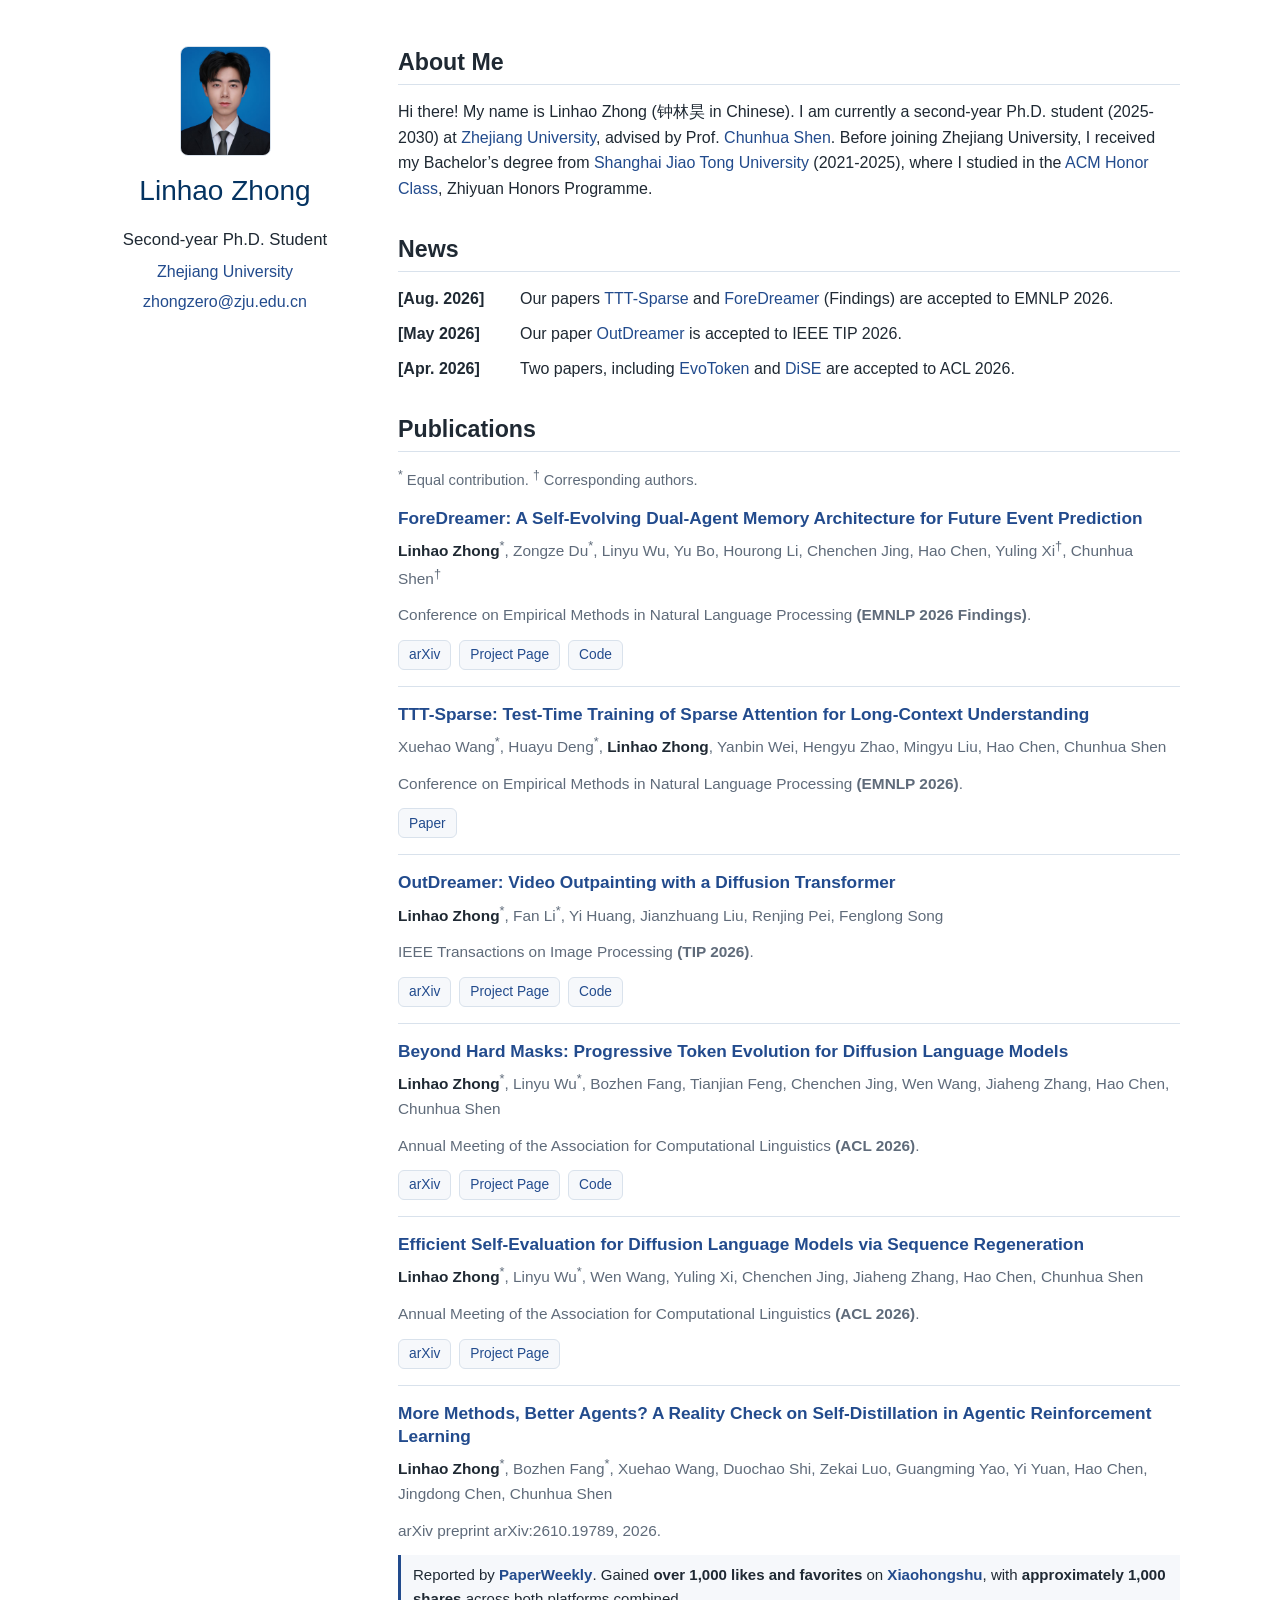
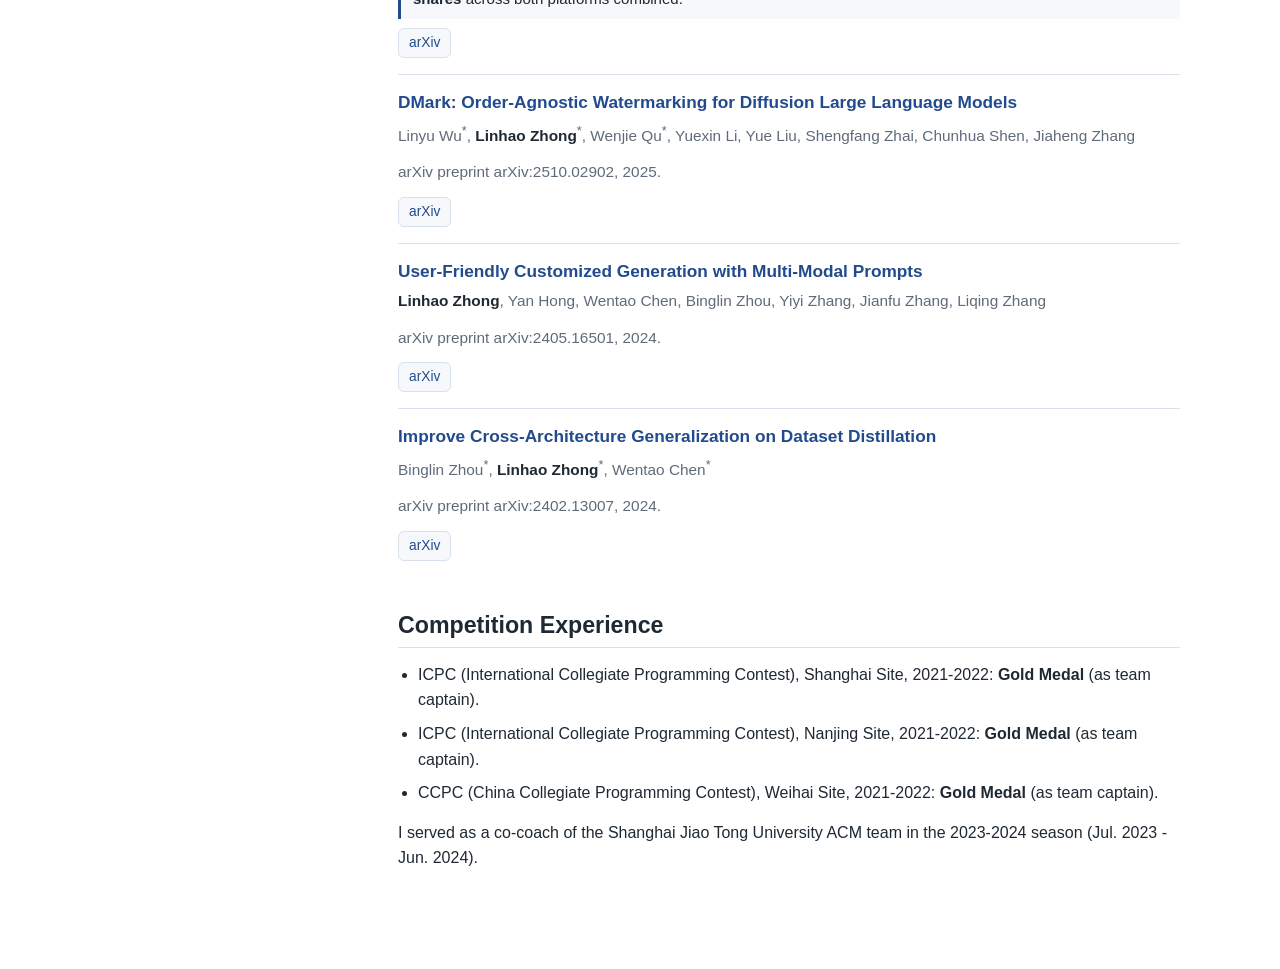
<file: index.html>
<!DOCTYPE html>
<html lang="en">
<head>
  <meta charset="UTF-8">
  <meta name="viewport" content="width=device-width, initial-scale=1.0">
  <meta name="description" content="Personal homepage of Linhao Zhong.">
  <title>Linhao Zhong | Zhejiang University</title>
  <link rel="stylesheet" href="./assets/css/homepage.css">
</head>
<body>
  <main class="page">
    <aside class="profile">
      <img class="avatar" src="./assets/Linhao_Zhong.jpg" alt="Linhao Zhong">
      <h1>Linhao Zhong</h1>
      <p class="position">Second-year Ph.D. Student</p>
      <p><a href="https://www.zju.edu.cn/" target="_blank" rel="noopener">Zhejiang University</a></p>
      <p><a href="mailto:zhongzero@zju.edu.cn">zhongzero@zju.edu.cn</a></p>
    </aside>

    <section class="content">
      <section class="section" id="about">
        <h2>About Me</h2>
        <p>
          Hi there! My name is Linhao Zhong (钟林昊 in Chinese). I am currently
          a second-year Ph.D. student (2025-2030) at
          <a href="https://www.zju.edu.cn/" target="_blank" rel="noopener">Zhejiang University</a>,
          advised by Prof.
          <a href="https://cshen.github.io/" target="_blank" rel="noopener">Chunhua Shen</a>.
          Before joining Zhejiang University, I received my Bachelor’s degree
          from
          <a href="https://en.sjtu.edu.cn/" target="_blank" rel="noopener">Shanghai Jiao Tong University</a> (2021-2025),
          where I studied in the
          <a href="https://acm.sjtu.edu.cn/home" target="_blank" rel="noopener">ACM Honor Class</a>,
          Zhiyuan Honors Programme.
        </p>
      </section>

      <section class="section" id="news">
        <h2>News</h2>
        <ul class="news-list">
          <li>
            <strong>[Aug. 2026]</strong>
            <span>
              Our papers
              <a href="https://aclanthology.org/2026.emnlp-main.1575.pdf" target="_blank" rel="noopener">TTT-Sparse</a>
              and
              <a href="https://zhongzero.github.io/ForeDreamer" target="_blank" rel="noopener">ForeDreamer</a>
              (Findings) are accepted to EMNLP 2026.
            </span>
          </li>
          <li>
            <strong>[May 2026]</strong>
            <span>
              Our paper
              <a href="https://zhongzero.github.io/OutDreamer" target="_blank" rel="noopener">OutDreamer</a>
              is accepted to IEEE TIP 2026.
            </span>
          </li>
          <li>
            <strong>[Apr. 2026]</strong>
            <span>
              Two papers, including
              <a href="https://aim-uofa.github.io/EvoTokenDLM" target="_blank" rel="noopener">EvoToken</a>
              and
              <a href="https://zhongzero.github.io/DiSE" target="_blank" rel="noopener">DiSE</a>
              are accepted to ACL 2026.
            </span>
          </li>
        </ul>
      </section>

      <section class="section" id="publications">
        <h2>Publications</h2>
        <p class="pub-note"><sup>*</sup> Equal contribution. <sup>†</sup> Corresponding authors.</p>

        <article class="publication">
          <h3>
            <a href="https://arxiv.org/abs/2608.20920" target="_blank" rel="noopener">
              ForeDreamer: A Self-Evolving Dual-Agent Memory Architecture for Future Event Prediction
            </a>
          </h3>
          <p class="authors">
            <strong>Linhao Zhong</strong><sup>*</sup>, Zongze Du<sup>*</sup>, Linyu Wu, Yu Bo, Hourong Li,
            Chenchen Jing, Hao Chen, Yuling Xi<sup>†</sup>, Chunhua Shen<sup>†</sup>
          </p>
          <p class="venue">
            Conference on Empirical Methods in Natural Language Processing
            <strong>(EMNLP 2026 Findings)</strong>.
          </p>
          <div class="links">
            <a href="https://arxiv.org/abs/2608.20920" target="_blank" rel="noopener">arXiv</a>
            <a href="https://zhongzero.github.io/ForeDreamer" target="_blank" rel="noopener">Project Page</a>
            <a href="https://github.com/zhongzero/ForeDreamer" target="_blank" rel="noopener">Code</a>
          </div>
        </article>

        <article class="publication">
          <h3>
            <a href="https://aclanthology.org/2026.emnlp-main.1575.pdf" target="_blank" rel="noopener">
              TTT-Sparse: Test-Time Training of Sparse Attention for Long-Context Understanding
            </a>
          </h3>
          <p class="authors">
            Xuehao Wang<sup>*</sup>, Huayu Deng<sup>*</sup>, <strong>Linhao Zhong</strong>, Yanbin Wei, Hengyu Zhao,
            Mingyu Liu, Hao Chen, Chunhua Shen
          </p>
          <p class="venue">
            Conference on Empirical Methods in Natural Language Processing
            <strong>(EMNLP 2026)</strong>.
          </p>
          <div class="links">
            <a href="https://aclanthology.org/2026.emnlp-main.1575.pdf" target="_blank" rel="noopener">Paper</a>
          </div>
        </article>

        <article class="publication">
          <h3>
            <a href="https://arxiv.org/abs/2506.22298" target="_blank" rel="noopener">
              OutDreamer: Video Outpainting with a Diffusion Transformer
            </a>
          </h3>
          <p class="authors">
            <strong>Linhao Zhong</strong><sup>*</sup>, Fan Li<sup>*</sup>, Yi Huang, Jianzhuang Liu,
            Renjing Pei, Fenglong Song
          </p>
          <p class="venue">IEEE Transactions on Image Processing <strong>(TIP 2026)</strong>.</p>
          <div class="links">
            <a href="https://arxiv.org/abs/2506.22298" target="_blank" rel="noopener">arXiv</a>
            <a href="https://zhongzero.github.io/OutDreamer" target="_blank" rel="noopener">Project Page</a>
            <a href="https://github.com/zhongzero/OutDreamer" target="_blank" rel="noopener">Code</a>
          </div>
        </article>

        <article class="publication">
          <h3>
            <a href="https://arxiv.org/abs/2601.07351" target="_blank" rel="noopener">
              Beyond Hard Masks: Progressive Token Evolution for Diffusion Language Models
            </a>
          </h3>
          <p class="authors">
            <strong>Linhao Zhong</strong><sup>*</sup>, Linyu Wu<sup>*</sup>, Bozhen Fang, Tianjian Feng,
            Chenchen Jing, Wen Wang, Jiaheng Zhang, Hao Chen, Chunhua Shen
          </p>
          <p class="venue">
            Annual Meeting of the Association for Computational Linguistics
            <strong>(ACL 2026)</strong>.
          </p>
          <div class="links">
            <a href="https://arxiv.org/abs/2601.07351" target="_blank" rel="noopener">arXiv</a>
            <a href="https://aim-uofa.github.io/EvoTokenDLM" target="_blank" rel="noopener">Project Page</a>
            <a href="https://github.com/aim-uofa/EvoTokenDLM" target="_blank" rel="noopener">Code</a>
          </div>
        </article>

        <article class="publication">
          <h3>
            <a href="https://arxiv.org/abs/2603.02760" target="_blank" rel="noopener">
              Efficient Self-Evaluation for Diffusion Language Models via Sequence Regeneration
            </a>
          </h3>
          <p class="authors">
            <strong>Linhao Zhong</strong><sup>*</sup>, Linyu Wu<sup>*</sup>, Wen Wang, Yuling Xi,
            Chenchen Jing, Jiaheng Zhang, Hao Chen, Chunhua Shen
          </p>
          <p class="venue">
            Annual Meeting of the Association for Computational Linguistics
            <strong>(ACL 2026)</strong>.
          </p>
          <div class="links">
            <a href="https://arxiv.org/abs/2603.02760" target="_blank" rel="noopener">arXiv</a>
            <a href="https://zhongzero.github.io/DiSE" target="_blank" rel="noopener">Project Page</a>
          </div>
        </article>

        <article class="publication">
          <h3>
            <a href="https://arxiv.org/abs/2610.19789" target="_blank" rel="noopener">
              More Methods, Better Agents? A Reality Check on Self-Distillation in Agentic Reinforcement Learning
            </a>
          </h3>
          <p class="authors">
            <strong>Linhao Zhong</strong><sup>*</sup>, Bozhen Fang<sup>*</sup>, Xuehao Wang, Duochao Shi, Zekai Luo,
            Guangming Yao, Yi Yuan, Hao Chen, Jingdong Chen, Chunhua Shen
          </p>
          <p class="venue">arXiv preprint arXiv:2610.19789, 2026.</p>
          <p class="publication-highlight">
            Reported by
            <a href="https://mp.weixin.qq.com/s/-iD2lWWc0sZpeTsfw_-_2Q" target="_blank" rel="noopener"><strong>PaperWeekly</strong></a>.
            Gained <strong>over 1,000 likes and favorites</strong> on
            <a href="https://xhslink.cn/o/4y6QrG2j9lM" target="_blank" rel="noopener"><strong>Xiaohongshu</strong></a>,
            with <strong>approximately 1,000 shares</strong> across both platforms combined.
          </p>
          <div class="links">
            <a href="https://arxiv.org/abs/2610.19789" target="_blank" rel="noopener">arXiv</a>
          </div>
        </article>

        <article class="publication">
          <h3>
            <a href="https://arxiv.org/abs/2510.02902" target="_blank" rel="noopener">
              DMark: Order-Agnostic Watermarking for Diffusion Large Language Models
            </a>
          </h3>
          <p class="authors">
            Linyu Wu<sup>*</sup>, <strong>Linhao Zhong</strong><sup>*</sup>, Wenjie Qu<sup>*</sup>, Yuexin Li,
            Yue Liu, Shengfang Zhai, Chunhua Shen, Jiaheng Zhang
          </p>
          <p class="venue">arXiv preprint arXiv:2510.02902, 2025.</p>
          <div class="links">
            <a href="https://arxiv.org/abs/2510.02902" target="_blank" rel="noopener">arXiv</a>
          </div>
        </article>

        <article class="publication">
          <h3>
            <a href="https://arxiv.org/abs/2405.16501" target="_blank" rel="noopener">
              User-Friendly Customized Generation with Multi-Modal Prompts
            </a>
          </h3>
          <p class="authors">
            <strong>Linhao Zhong</strong>, Yan Hong, Wentao Chen, Binglin Zhou,
            Yiyi Zhang, Jianfu Zhang, Liqing Zhang
          </p>
          <p class="venue">arXiv preprint arXiv:2405.16501, 2024.</p>
          <div class="links">
            <a href="https://arxiv.org/abs/2405.16501" target="_blank" rel="noopener">arXiv</a>
          </div>
        </article>

        <article class="publication">
          <h3>
            <a href="https://arxiv.org/abs/2402.13007" target="_blank" rel="noopener">
              Improve Cross-Architecture Generalization on Dataset Distillation
            </a>
          </h3>
          <p class="authors">Binglin Zhou<sup>*</sup>, <strong>Linhao Zhong</strong><sup>*</sup>, Wentao Chen<sup>*</sup></p>
          <p class="venue">arXiv preprint arXiv:2402.13007, 2024.</p>
          <div class="links">
            <a href="https://arxiv.org/abs/2402.13007" target="_blank" rel="noopener">arXiv</a>
          </div>
        </article>
      </section>

      <section class="section" id="competition">
        <h2>Competition Experience</h2>
        <ul class="competition-list">
          <li>
            ICPC (International Collegiate Programming Contest), Shanghai Site, 2021-2022:
            <strong>Gold Medal</strong> (as team captain).
          </li>
          <li>
            ICPC (International Collegiate Programming Contest), Nanjing Site, 2021-2022:
            <strong>Gold Medal</strong> (as team captain).
          </li>
          <li>
            CCPC (China Collegiate Programming Contest), Weihai Site, 2021-2022:
            <strong>Gold Medal</strong> (as team captain).
          </li>
        </ul>
        <p>
          I served as a co-coach of the Shanghai Jiao Tong University ACM team in the
          2023-2024 season (Jul. 2023 - Jun. 2024).
        </p>
      </section>
    </section>
  </main>
</body>
</html>
</file>
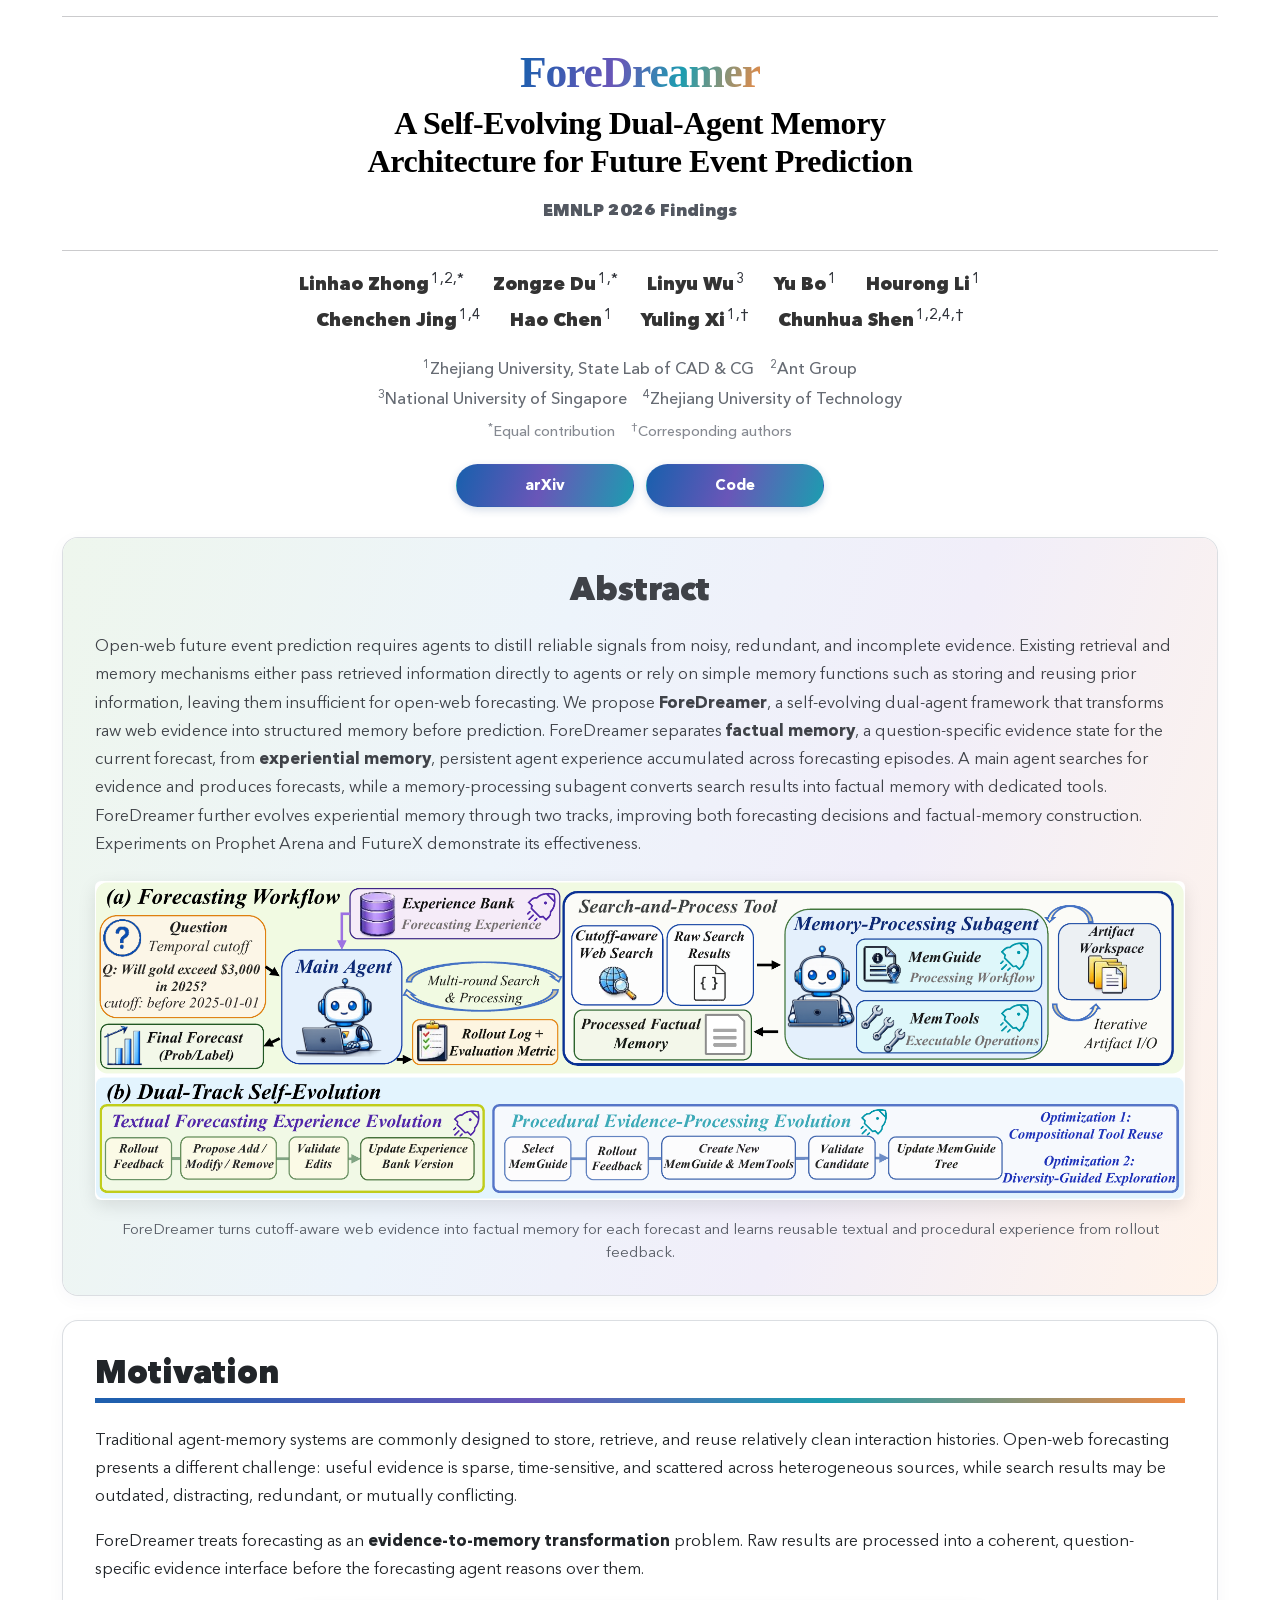
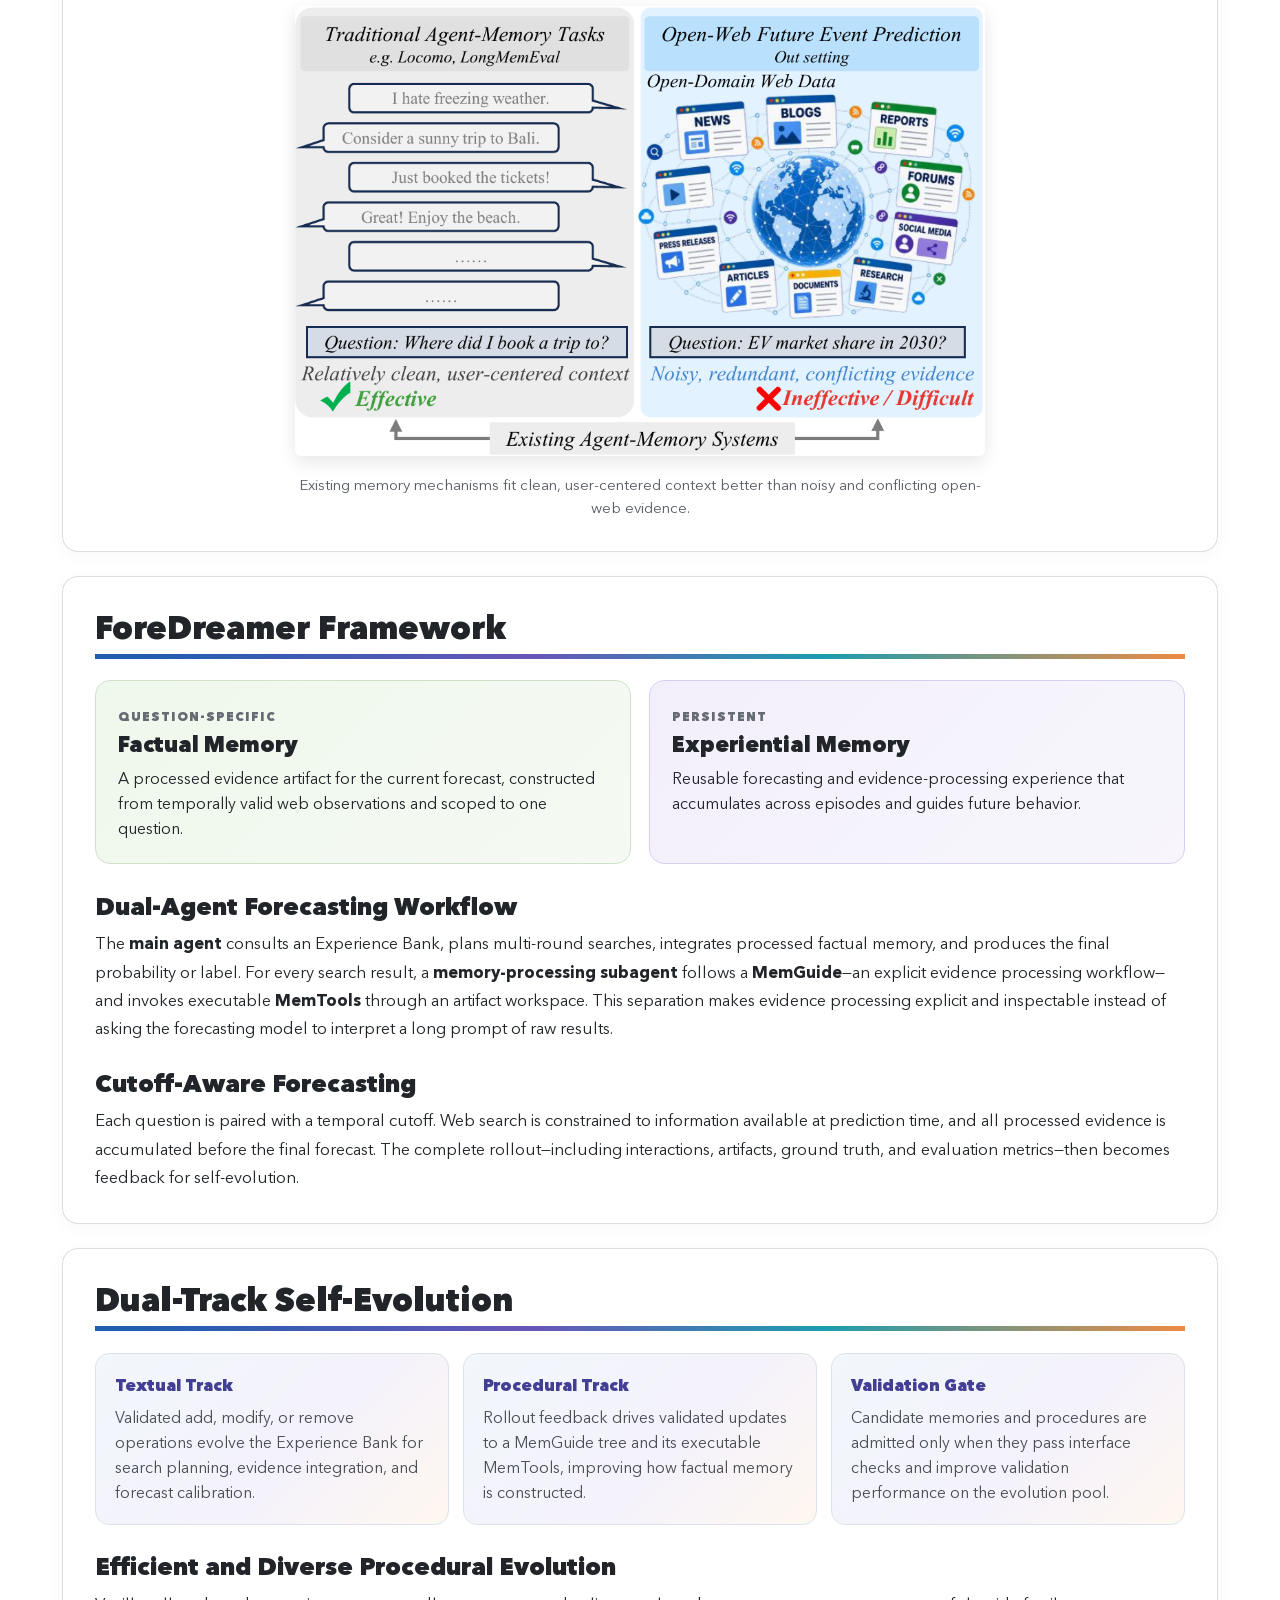
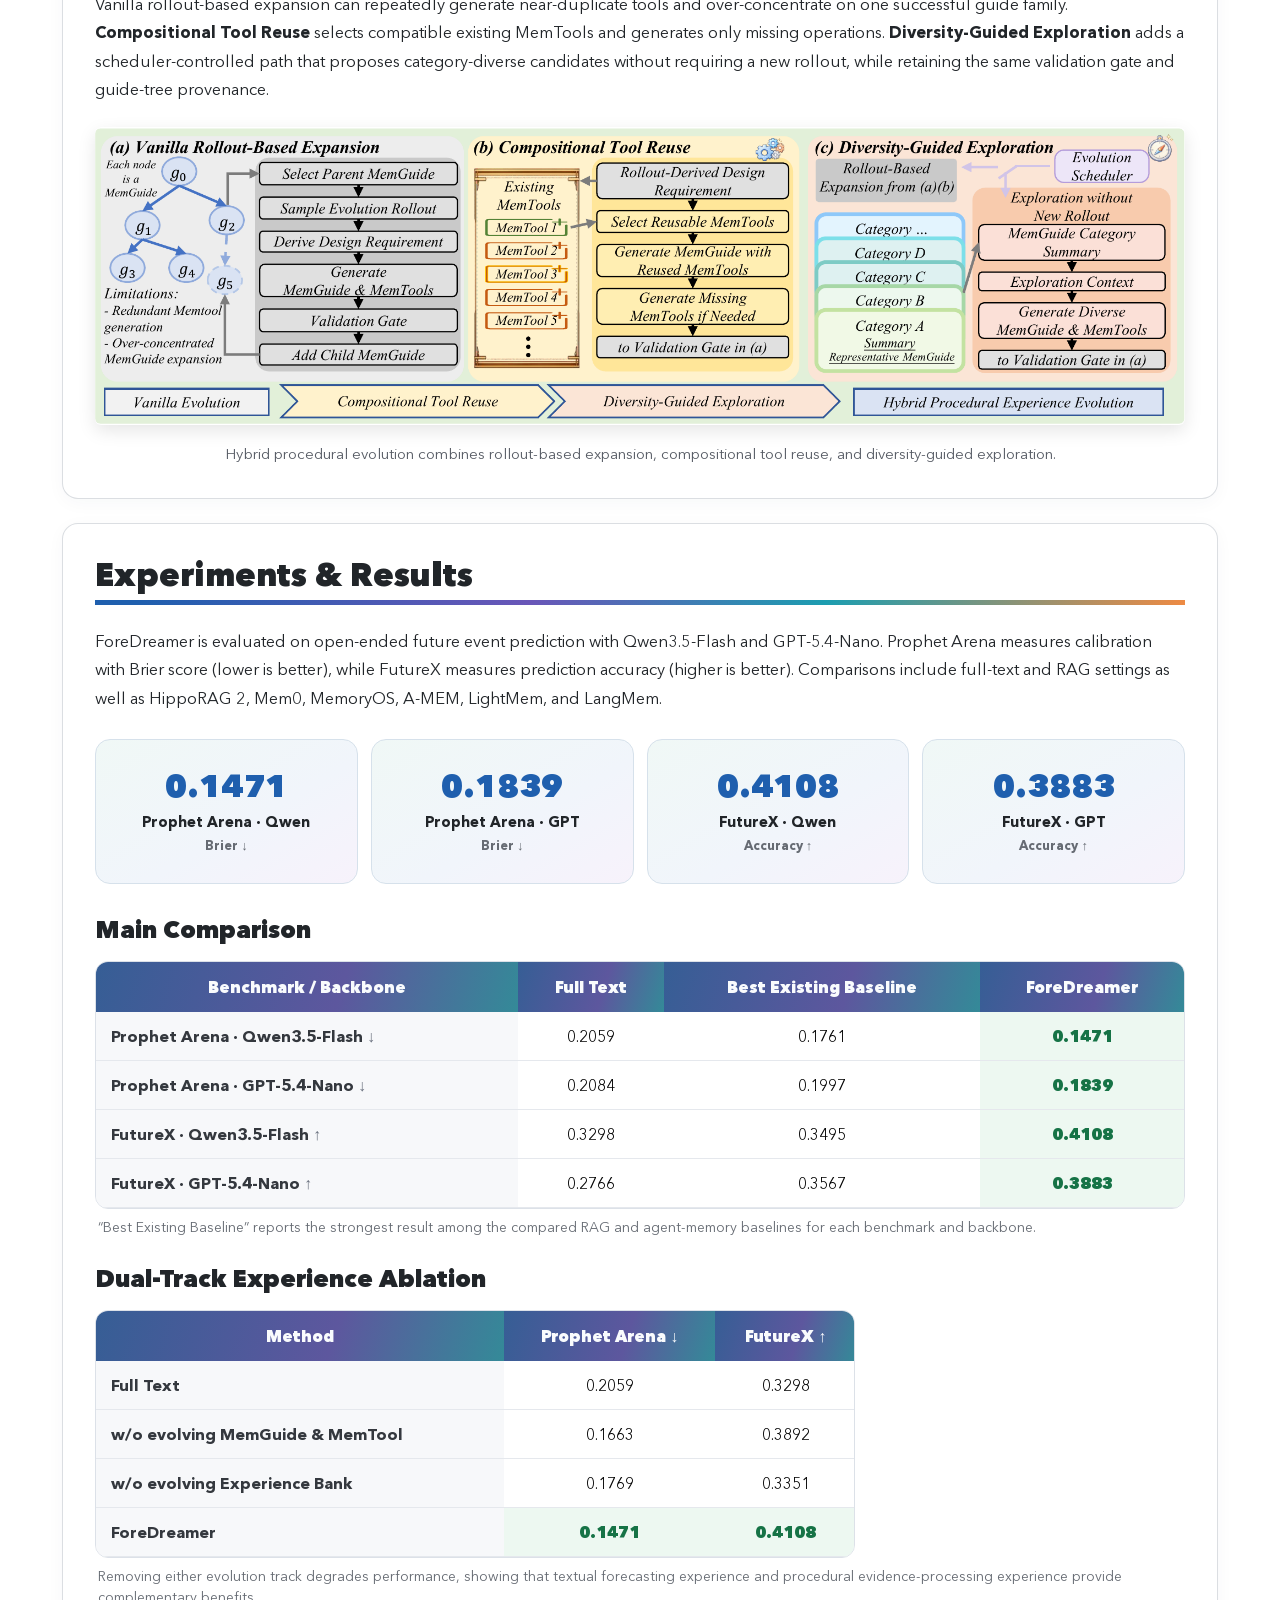
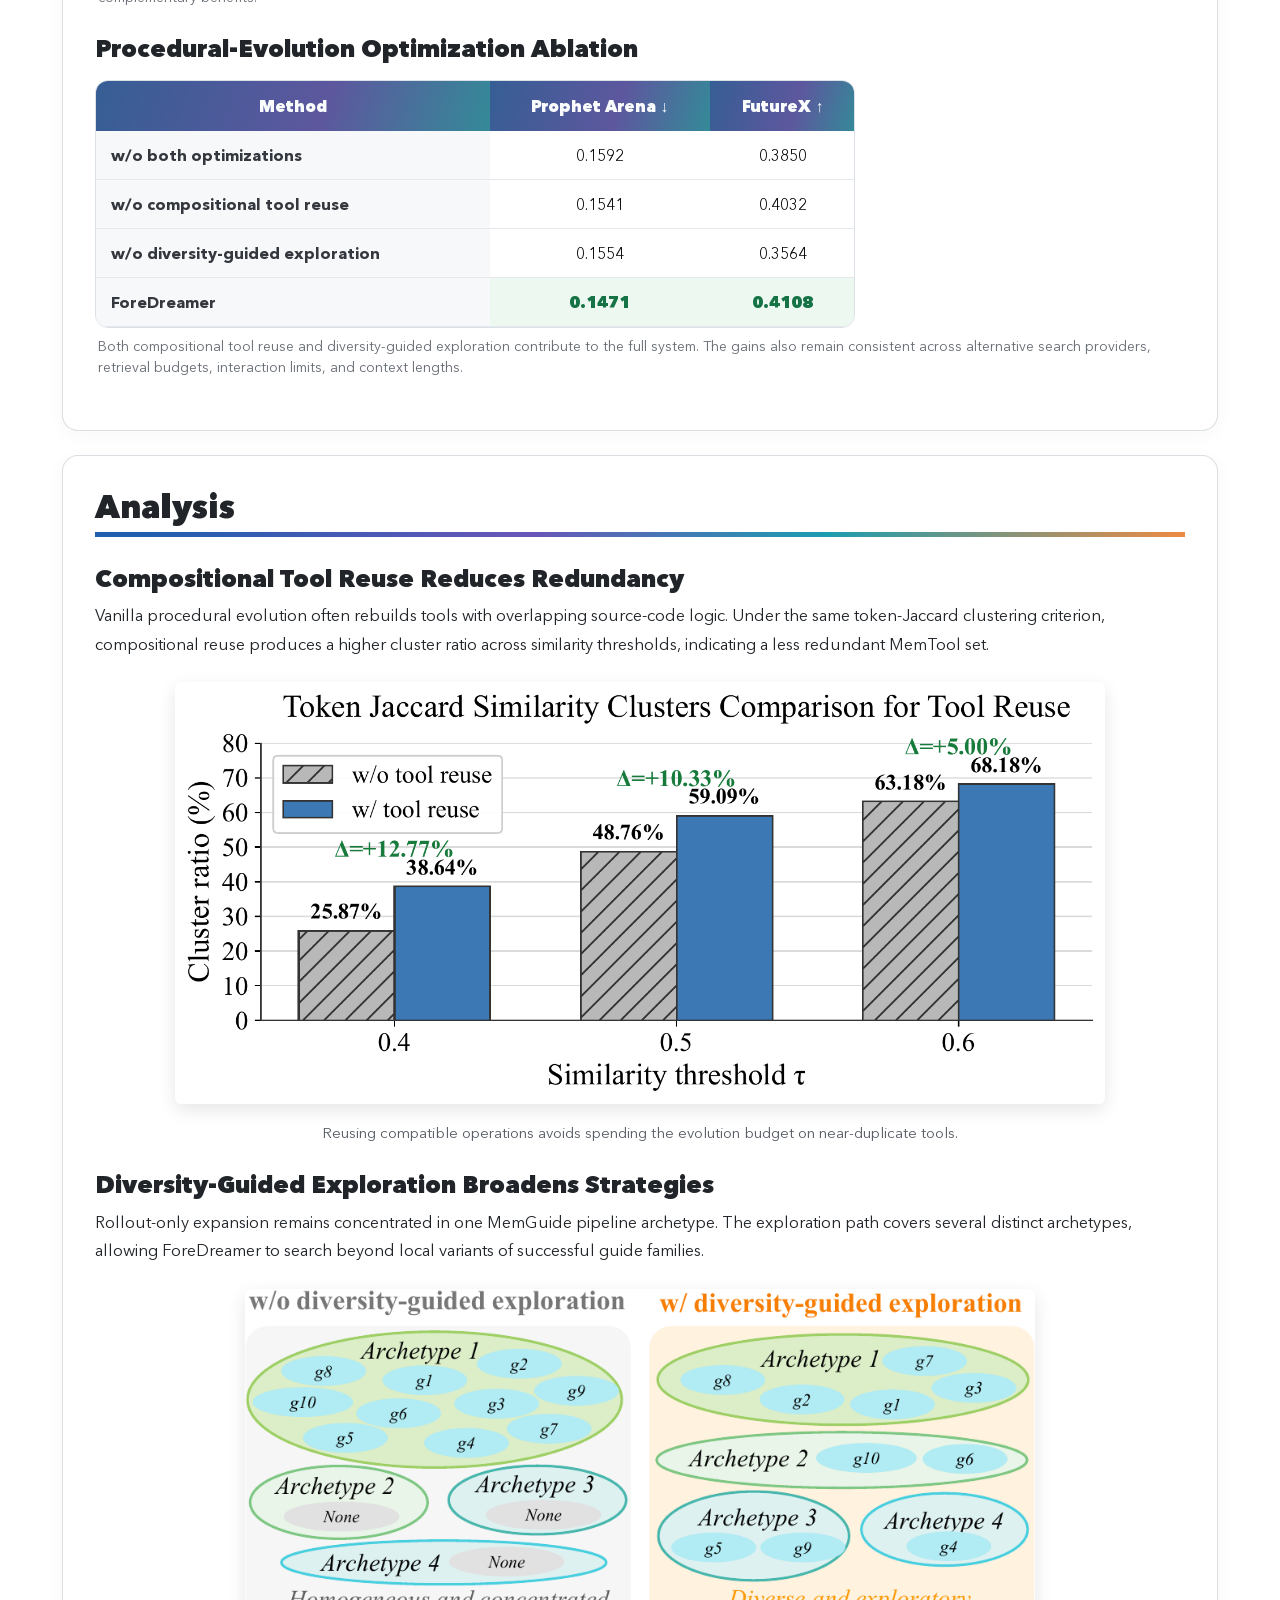
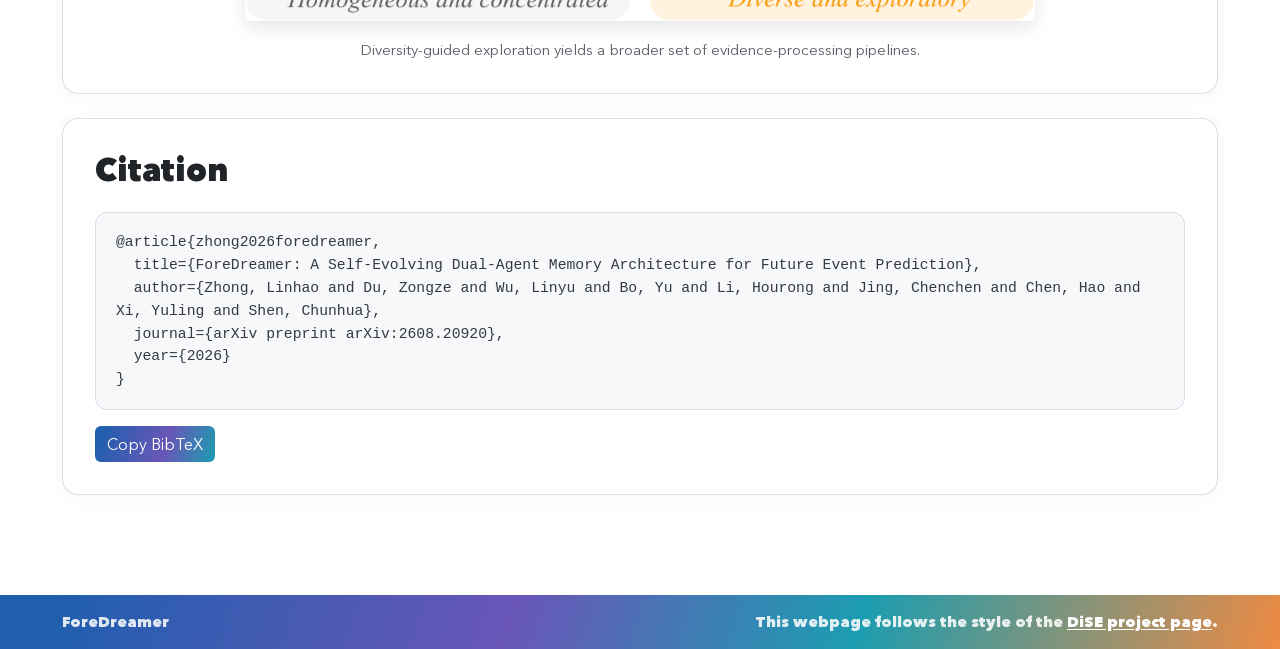
<file: ForeDreamer/index.html>
<!doctype html>
<html lang="en">
<head>
    <meta charset="utf-8">
    <meta name="viewport" content="width=device-width, initial-scale=1">
    <meta name="description" content="ForeDreamer: A Self-Evolving Dual-Agent Memory Architecture for Future Event Prediction">
    <meta property="og:title" content="ForeDreamer">
    <meta property="og:description" content="A Self-Evolving Dual-Agent Memory Architecture for Future Event Prediction">
    <meta property="og:type" content="website">
    <title>ForeDreamer: Self-Evolving Memory for Future Event Prediction</title>

    <link rel="stylesheet" href="https://cdn.jsdelivr.net/npm/bootstrap@5.3.0-alpha3/dist/css/bootstrap.min.css"
          integrity="sha384-KK94CHFLLe+nY2dmCWGMq91rCGa5gtU4mk92HdvYe+M/SXH301p5ILy+dN9+nJOZ"
          crossorigin="anonymous">
    <link rel="stylesheet" href="../DiSE/fonts/avenir-next/stylesheet.css">
    <link rel="stylesheet" href="style.css">
</head>

<body>
<header class="container">
    <hr>
    <div class="container text-center hero">
        <div class="hero-mark x-gradient-font">ForeDreamer</div>
        <h1 class="title-font text-body-emphasis">
            A Self-Evolving Dual-Agent Memory Architecture for Future Event Prediction
        </h1>
        <p class="venue-line">EMNLP 2026 Findings</p>
    </div>
    <hr>

    <div class="container author text-center">
        <div class="author-row">
            <div class="author-name">
                <a href="https://zhongzero.github.io/"><strong>Linhao Zhong</strong></a><sup>1,2,*</sup>
            </div>
            <div class="author-name">
                <span><strong>Zongze Du</strong></span><sup>1,*</sup>
            </div>
            <div class="author-name">
                <a href="https://github.com/Celve"><strong>Linyu Wu</strong></a><sup>3</sup>
            </div>
            <div class="author-name">
                <span><strong>Yu Bo</strong></span><sup>1</sup>
            </div>
            <div class="author-name">
                <span><strong>Hourong Li</strong></span><sup>1</sup>
            </div>
        </div>
        <div class="author-row">
            <div class="author-name">
                <a href="https://jingchenchen.github.io/"><strong>Chenchen Jing</strong></a><sup>1,4</sup>
            </div>
            <div class="author-name">
                <a href="https://scholar.google.com/citations?user=FaOqRpcAAAAJ"><strong>Hao Chen</strong></a><sup>1</sup>
            </div>
            <div class="author-name">
                <a href="https://scholar.google.com/citations?user=5n05YgoAAAAJ"><strong>Yuling Xi</strong></a><sup>1,†</sup>
            </div>
            <div class="author-name">
                <a href="https://cshen.github.io/"><strong>Chunhua Shen</strong></a><sup>1,2,4,†</sup>
            </div>
        </div>

        <div class="organization">
            <span><sup>1</sup>Zhejiang University, State Lab of CAD &amp; CG</span> &nbsp;&nbsp;
            <span><sup>2</sup>Ant Group</span><br>
            <span><sup>3</sup>National University of Singapore</span> &nbsp;&nbsp;
            <span><sup>4</sup>Zhejiang University of Technology</span>
        </div>
        <div class="footnote">
            <sup>*</sup>Equal contribution &nbsp;&nbsp;
            <sup>†</sup>Corresponding authors
        </div>
    </div>

    <div id="links" class="text-center" aria-label="Project resources">
        <a class="resource-pill" href="https://arxiv.org/abs/2608.20920" target="_blank" rel="noopener">arXiv</a>
        <a class="resource-pill" href="https://github.com/zhongzero/ForeDreamer" target="_blank" rel="noopener">Code</a>
    </div>
</header>

<main class="container">
    <section class="card">
        <div class="card-body x-gradient-block">
            <h2 class="card-title text-center card-title-margin">Abstract</h2>
            <p class="card-text">
                Open-web future event prediction requires agents to distill reliable signals from noisy, redundant,
                and incomplete evidence. Existing retrieval and memory mechanisms either pass retrieved information
                directly to agents or rely on simple memory functions such as storing and reusing prior information,
                leaving them insufficient for open-web forecasting. We propose <strong>ForeDreamer</strong>, a
                self-evolving dual-agent framework that transforms raw web evidence into structured memory before
                prediction. ForeDreamer separates <strong>factual memory</strong>, a question-specific evidence state
                for the current forecast, from <strong>experiential memory</strong>, persistent agent experience
                accumulated across forecasting episodes. A main agent searches for evidence and produces forecasts,
                while a memory-processing subagent converts search results into factual memory with dedicated tools.
                ForeDreamer further evolves experiential memory through two tracks, improving both forecasting
                decisions and factual-memory construction. Experiments on Prophet Arena and FutureX demonstrate its
                effectiveness.
            </p>
            <div class="text-center mt-4">
                <figure class="figure hero-figure">
                    <img src="./assets/overview.png" class="img-fluid rounded figure-img"
                         alt="Overview of the ForeDreamer forecasting workflow and dual-track self-evolution">
                    <figcaption class="figure-caption">
                        ForeDreamer turns cutoff-aware web evidence into factual memory for each forecast and learns
                        reusable textual and procedural experience from rollout feedback.
                    </figcaption>
                </figure>
            </div>
        </div>
    </section>

    <section class="card">
        <div class="card-body">
            <h2 class="card-title card-title-margin">Motivation</h2>
            <hr class="body-hr">
            <p class="card-text">
                Traditional agent-memory systems are commonly designed to store, retrieve, and reuse relatively clean
                interaction histories. Open-web forecasting presents a different challenge: useful evidence is sparse,
                time-sensitive, and scattered across heterogeneous sources, while search results may be outdated,
                distracting, redundant, or mutually conflicting.
            </p>
            <p class="card-text">
                ForeDreamer treats forecasting as an <strong>evidence-to-memory transformation</strong> problem. Raw
                results are processed into a coherent, question-specific evidence interface before the forecasting
                agent reasons over them.
            </p>
            <div class="text-center mt-4">
                <figure class="figure compact-figure">
                    <img src="./assets/memory-task-mismatch.png" class="img-fluid rounded figure-img"
                         alt="Task mismatch between traditional agent memory and open-web future event prediction">
                    <figcaption class="figure-caption">
                        Existing memory mechanisms fit clean, user-centered context better than noisy and conflicting
                        open-web evidence.
                    </figcaption>
                </figure>
            </div>
        </div>
    </section>

    <section class="card">
        <div class="card-body">
            <h2 class="card-title card-title-margin">ForeDreamer Framework</h2>
            <hr class="body-hr">
            <div class="memory-grid">
                <div class="memory-card factual-memory">
                    <span class="eyebrow">Question-specific</span>
                    <h3>Factual Memory</h3>
                    <p>
                        A processed evidence artifact for the current forecast, constructed from temporally valid web
                        observations and scoped to one question.
                    </p>
                </div>
                <div class="memory-card experiential-memory">
                    <span class="eyebrow">Persistent</span>
                    <h3>Experiential Memory</h3>
                    <p>
                        Reusable forecasting and evidence-processing experience that accumulates across episodes and
                        guides future behavior.
                    </p>
                </div>
            </div>

            <h4>Dual-Agent Forecasting Workflow</h4>
            <p class="card-text">
                The <strong>main agent</strong> consults an Experience Bank, plans multi-round searches, integrates
                processed factual memory, and produces the final probability or label. For every search result, a
                <strong>memory-processing subagent</strong> follows a <strong>MemGuide</strong>—an explicit evidence
                processing workflow—and invokes executable <strong>MemTools</strong> through an artifact workspace.
                This separation makes evidence processing explicit and inspectable instead of asking the forecasting
                model to interpret a long prompt of raw results.
            </p>

            <h4>Cutoff-Aware Forecasting</h4>
            <p class="card-text">
                Each question is paired with a temporal cutoff. Web search is constrained to information available at
                prediction time, and all processed evidence is accumulated before the final forecast. The complete
                rollout—including interactions, artifacts, ground truth, and evaluation metrics—then becomes feedback
                for self-evolution.
            </p>
        </div>
    </section>

    <section class="card">
        <div class="card-body">
            <h2 class="card-title card-title-margin">Dual-Track Self-Evolution</h2>
            <hr class="body-hr">
            <div class="result-grid">
                <div class="metric-card">
                    <span class="metric">Textual Track</span>
                    <p>
                        Validated add, modify, or remove operations evolve the Experience Bank for search planning,
                        evidence integration, and forecast calibration.
                    </p>
                </div>
                <div class="metric-card">
                    <span class="metric">Procedural Track</span>
                    <p>
                        Rollout feedback drives validated updates to a MemGuide tree and its executable MemTools,
                        improving how factual memory is constructed.
                    </p>
                </div>
                <div class="metric-card">
                    <span class="metric">Validation Gate</span>
                    <p>
                        Candidate memories and procedures are admitted only when they pass interface checks and improve
                        validation performance on the evolution pool.
                    </p>
                </div>
            </div>

            <h4>Efficient and Diverse Procedural Evolution</h4>
            <p class="card-text">
                Vanilla rollout-based expansion can repeatedly generate near-duplicate tools and over-concentrate on
                one successful guide family. <strong>Compositional Tool Reuse</strong> selects compatible existing
                MemTools and generates only missing operations. <strong>Diversity-Guided Exploration</strong> adds a
                scheduler-controlled path that proposes category-diverse candidates without requiring a new rollout,
                while retaining the same validation gate and guide-tree provenance.
            </p>
            <div class="text-center mt-4">
                <figure class="figure wide-figure">
                    <img src="./assets/procedural-evolution.png" class="img-fluid rounded figure-img"
                         alt="Procedural evidence-processing evolution in ForeDreamer">
                    <figcaption class="figure-caption">
                        Hybrid procedural evolution combines rollout-based expansion, compositional tool reuse, and
                        diversity-guided exploration.
                    </figcaption>
                </figure>
            </div>
        </div>
    </section>

    <section class="card">
        <div class="card-body">
            <h2 class="card-title card-title-margin">Experiments &amp; Results</h2>
            <hr class="body-hr">
            <p class="card-text">
                ForeDreamer is evaluated on open-ended future event prediction with Qwen3.5-Flash and GPT-5.4-Nano.
                Prophet Arena measures calibration with Brier score (lower is better), while FutureX measures prediction
                accuracy (higher is better). Comparisons include full-text and RAG settings as well as HippoRAG 2,
                Mem0, MemoryOS, A-MEM, LightMem, and LangMem.
            </p>

            <div class="score-grid" aria-label="ForeDreamer headline results">
                <div class="score-card">
                    <span class="score">0.1471</span>
                    <span class="score-label">Prophet Arena · Qwen</span>
                    <span class="direction">Brier ↓</span>
                </div>
                <div class="score-card">
                    <span class="score">0.1839</span>
                    <span class="score-label">Prophet Arena · GPT</span>
                    <span class="direction">Brier ↓</span>
                </div>
                <div class="score-card">
                    <span class="score">0.4108</span>
                    <span class="score-label">FutureX · Qwen</span>
                    <span class="direction">Accuracy ↑</span>
                </div>
                <div class="score-card">
                    <span class="score">0.3883</span>
                    <span class="score-label">FutureX · GPT</span>
                    <span class="direction">Accuracy ↑</span>
                </div>
            </div>

            <h4>Main Comparison</h4>
            <div class="table-responsive result-table-wrap">
                <table class="table result-table align-middle">
                    <thead>
                    <tr>
                        <th scope="col">Benchmark / Backbone</th>
                        <th scope="col">Full Text</th>
                        <th scope="col">Best Existing Baseline</th>
                        <th scope="col">ForeDreamer</th>
                    </tr>
                    </thead>
                    <tbody>
                    <tr>
                        <th scope="row">Prophet Arena · Qwen3.5-Flash <span class="table-direction">↓</span></th>
                        <td>0.2059</td>
                        <td>0.1761</td>
                        <td class="best">0.1471</td>
                    </tr>
                    <tr>
                        <th scope="row">Prophet Arena · GPT-5.4-Nano <span class="table-direction">↓</span></th>
                        <td>0.2084</td>
                        <td>0.1997</td>
                        <td class="best">0.1839</td>
                    </tr>
                    <tr>
                        <th scope="row">FutureX · Qwen3.5-Flash <span class="table-direction">↑</span></th>
                        <td>0.3298</td>
                        <td>0.3495</td>
                        <td class="best">0.4108</td>
                    </tr>
                    <tr>
                        <th scope="row">FutureX · GPT-5.4-Nano <span class="table-direction">↑</span></th>
                        <td>0.2766</td>
                        <td>0.3567</td>
                        <td class="best">0.3883</td>
                    </tr>
                    </tbody>
                </table>
            </div>
            <p class="table-note">
                “Best Existing Baseline” reports the strongest result among the compared RAG and agent-memory
                baselines for each benchmark and backbone.
            </p>

            <h4>Dual-Track Experience Ablation</h4>
            <div class="table-responsive result-table-wrap compact-table">
                <table class="table result-table align-middle">
                    <thead>
                    <tr>
                        <th scope="col">Method</th>
                        <th scope="col">Prophet Arena ↓</th>
                        <th scope="col">FutureX ↑</th>
                    </tr>
                    </thead>
                    <tbody>
                    <tr>
                        <th scope="row">Full Text</th>
                        <td>0.2059</td>
                        <td>0.3298</td>
                    </tr>
                    <tr>
                        <th scope="row">w/o evolving MemGuide &amp; MemTool</th>
                        <td>0.1663</td>
                        <td>0.3892</td>
                    </tr>
                    <tr>
                        <th scope="row">w/o evolving Experience Bank</th>
                        <td>0.1769</td>
                        <td>0.3351</td>
                    </tr>
                    <tr>
                        <th scope="row">ForeDreamer</th>
                        <td class="best">0.1471</td>
                        <td class="best">0.4108</td>
                    </tr>
                    </tbody>
                </table>
            </div>
            <p class="table-note">
                Removing either evolution track degrades performance, showing that textual forecasting experience and
                procedural evidence-processing experience provide complementary benefits.
            </p>

            <h4>Procedural-Evolution Optimization Ablation</h4>
            <div class="table-responsive result-table-wrap compact-table">
                <table class="table result-table align-middle">
                    <thead>
                    <tr>
                        <th scope="col">Method</th>
                        <th scope="col">Prophet Arena ↓</th>
                        <th scope="col">FutureX ↑</th>
                    </tr>
                    </thead>
                    <tbody>
                    <tr>
                        <th scope="row">w/o both optimizations</th>
                        <td>0.1592</td>
                        <td>0.3850</td>
                    </tr>
                    <tr>
                        <th scope="row">w/o compositional tool reuse</th>
                        <td>0.1541</td>
                        <td>0.4032</td>
                    </tr>
                    <tr>
                        <th scope="row">w/o diversity-guided exploration</th>
                        <td>0.1554</td>
                        <td>0.3564</td>
                    </tr>
                    <tr>
                        <th scope="row">ForeDreamer</th>
                        <td class="best">0.1471</td>
                        <td class="best">0.4108</td>
                    </tr>
                    </tbody>
                </table>
            </div>
            <p class="table-note">
                Both compositional tool reuse and diversity-guided exploration contribute to the full system. The
                gains also remain consistent across alternative search providers, retrieval budgets, interaction
                limits, and context lengths.
            </p>
        </div>
    </section>

    <section class="card">
        <div class="card-body">
            <h2 class="card-title card-title-margin">Analysis</h2>
            <hr class="body-hr">
            <h4>Compositional Tool Reuse Reduces Redundancy</h4>
            <p class="card-text">
                Vanilla procedural evolution often rebuilds tools with overlapping source-code logic. Under the same
                token-Jaccard clustering criterion, compositional reuse produces a higher cluster ratio across
                similarity thresholds, indicating a less redundant MemTool set.
            </p>
            <div class="text-center mt-4">
                <figure class="figure analysis-figure">
                    <img src="./assets/tool-reuse-analysis.png" class="img-fluid rounded figure-img"
                         alt="MemTool cluster ratio comparison with and without compositional tool reuse">
                    <figcaption class="figure-caption">
                        Reusing compatible operations avoids spending the evolution budget on near-duplicate tools.
                    </figcaption>
                </figure>
            </div>

            <h4>Diversity-Guided Exploration Broadens Strategies</h4>
            <p class="card-text">
                Rollout-only expansion remains concentrated in one MemGuide pipeline archetype. The exploration path
                covers several distinct archetypes, allowing ForeDreamer to search beyond local variants of successful
                guide families.
            </p>
            <div class="text-center mt-4">
                <figure class="figure analysis-figure diversity-figure">
                    <img src="./assets/diversity-analysis.png" class="img-fluid rounded figure-img"
                         alt="MemGuide archetypes with and without diversity-guided exploration">
                    <figcaption class="figure-caption">
                        Diversity-guided exploration yields a broader set of evidence-processing pipelines.
                    </figcaption>
                </figure>
            </div>
        </div>
    </section>

    <section class="card citation-card">
        <div class="card-body">
            <h2 class="card-title card-title-margin">Citation</h2>
            <pre id="bibtex" class="citation-code"><code>@article{zhong2026foredreamer,
  title={ForeDreamer: A Self-Evolving Dual-Agent Memory Architecture for Future Event Prediction},
  author={Zhong, Linhao and Du, Zongze and Wu, Linyu and Bo, Yu and Li, Hourong and Jing, Chenchen and Chen, Hao and Xi, Yuling and Shen, Chunhua},
  journal={arXiv preprint arXiv:2608.20920},
  year={2026}
}</code></pre>

            <button type="button" class="btn btn-primary" data-bs-toggle="modal" data-bs-target="#citationModal"
                    onclick="copyText()">
                Copy BibTeX
            </button>
            <div class="modal fade" id="citationModal" tabindex="-1" aria-labelledby="citationModalLabel"
                 aria-hidden="true">
                <div class="modal-dialog">
                    <div class="modal-content">
                        <div class="modal-header">
                            <h1 class="modal-title fs-5" id="citationModalLabel">BibTeX</h1>
                            <button type="button" class="btn-close" data-bs-dismiss="modal" aria-label="Close"></button>
                        </div>
                        <div class="modal-body">Copy Success!</div>
                        <div class="modal-footer">
                            <button type="button" class="btn btn-secondary" data-bs-dismiss="modal">Close</button>
                        </div>
                    </div>
                </div>
            </div>
        </div>
    </section>
</main>

<footer class="footer">
    <div class="container footer-inner">
        <p class="footer-title mb-0">ForeDreamer</p>
        <p class="footer-text mb-0">
            This webpage follows the style of the
            <a href="../DiSE/">DiSE project page</a>.
        </p>
    </div>
</footer>

<script src="https://cdn.jsdelivr.net/npm/bootstrap@5.3.0-alpha3/dist/js/bootstrap.bundle.min.js"
        integrity="sha384-ENjdO4Dr2bkBIFxQpeoTz1HIcje39Wm4jDKdf19U8gI4ddQ3GYNS7NTKfAdVQSZe"
        crossorigin="anonymous"></script>
<script>
function copyText() {
    const text = document.getElementById("bibtex").innerText;
    const newInput = document.createElement("textarea");
    newInput.value = text;
    newInput.setAttribute("readonly", "");
    newInput.style.position = "absolute";
    newInput.style.left = "-9999px";
    document.body.appendChild(newInput);
    newInput.select();
    document.execCommand("copy");
    document.body.removeChild(newInput);
}
</script>
</body>
</html>
</file>
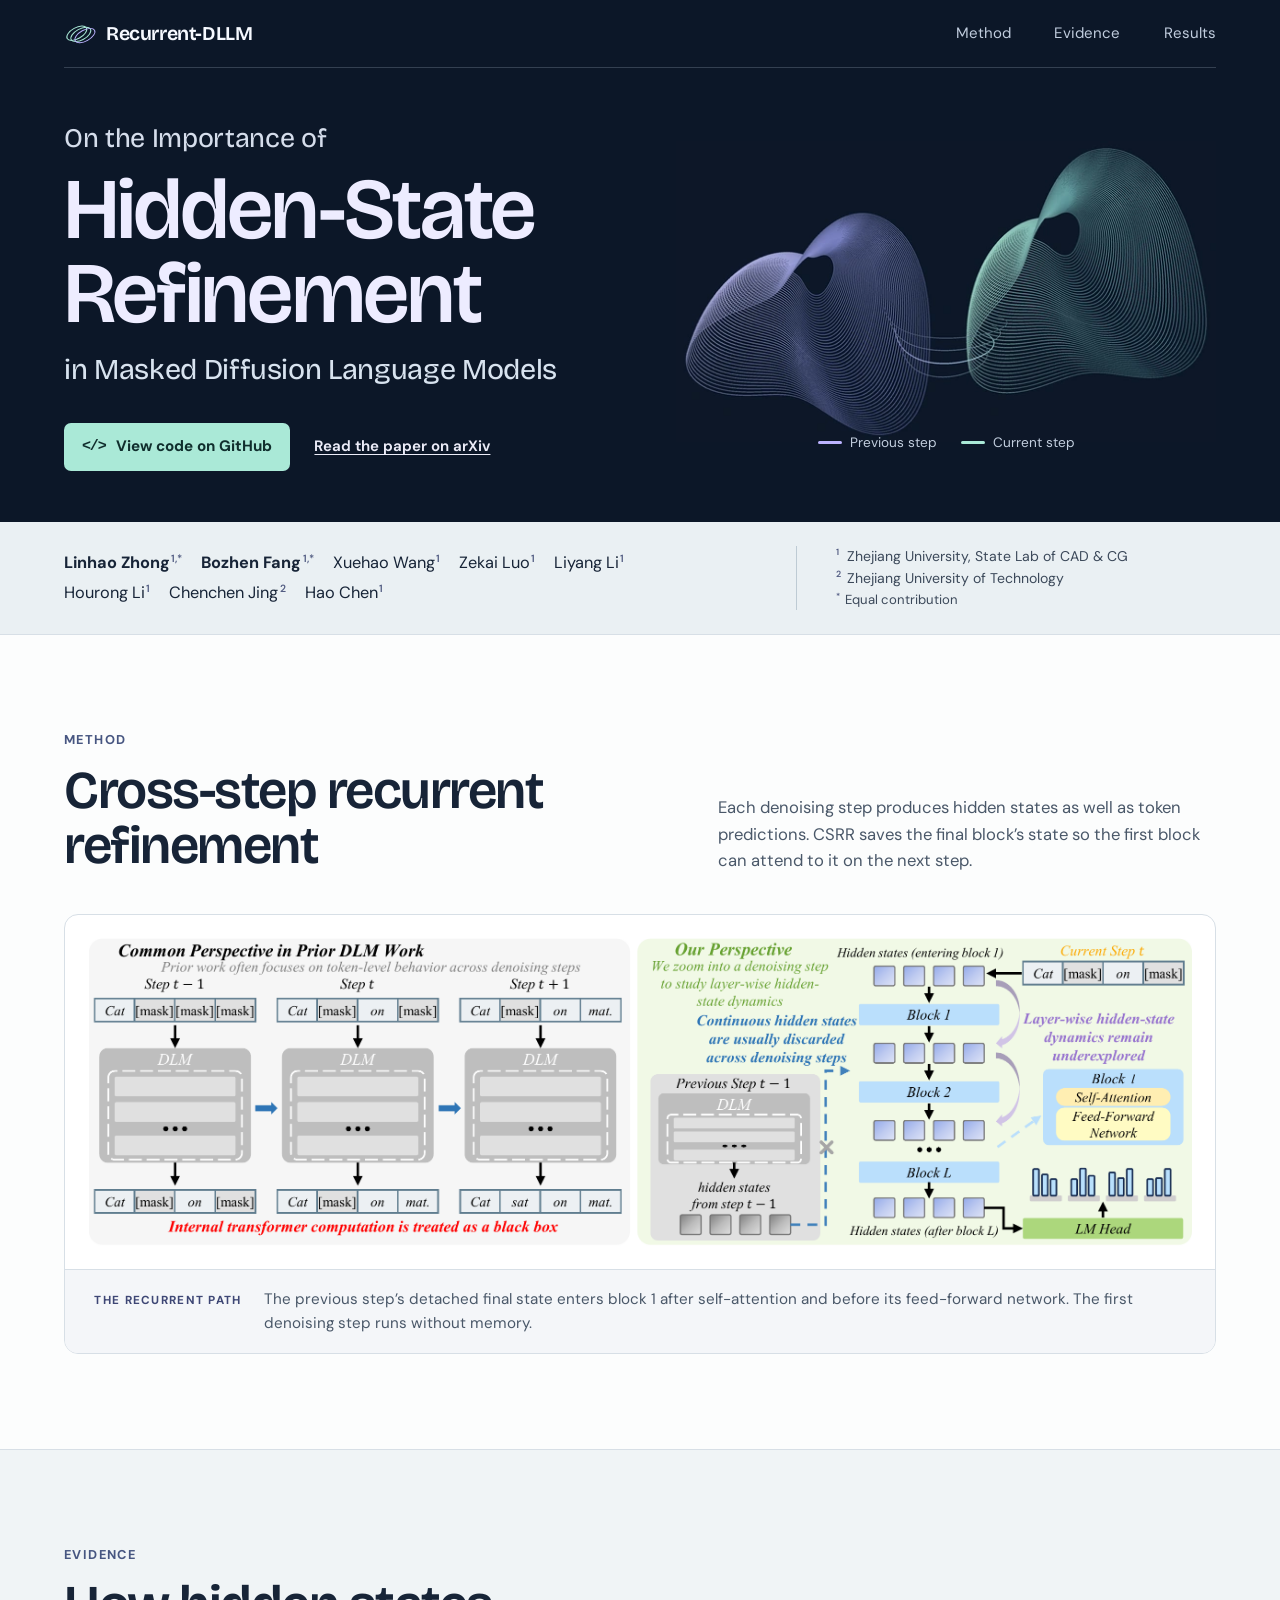
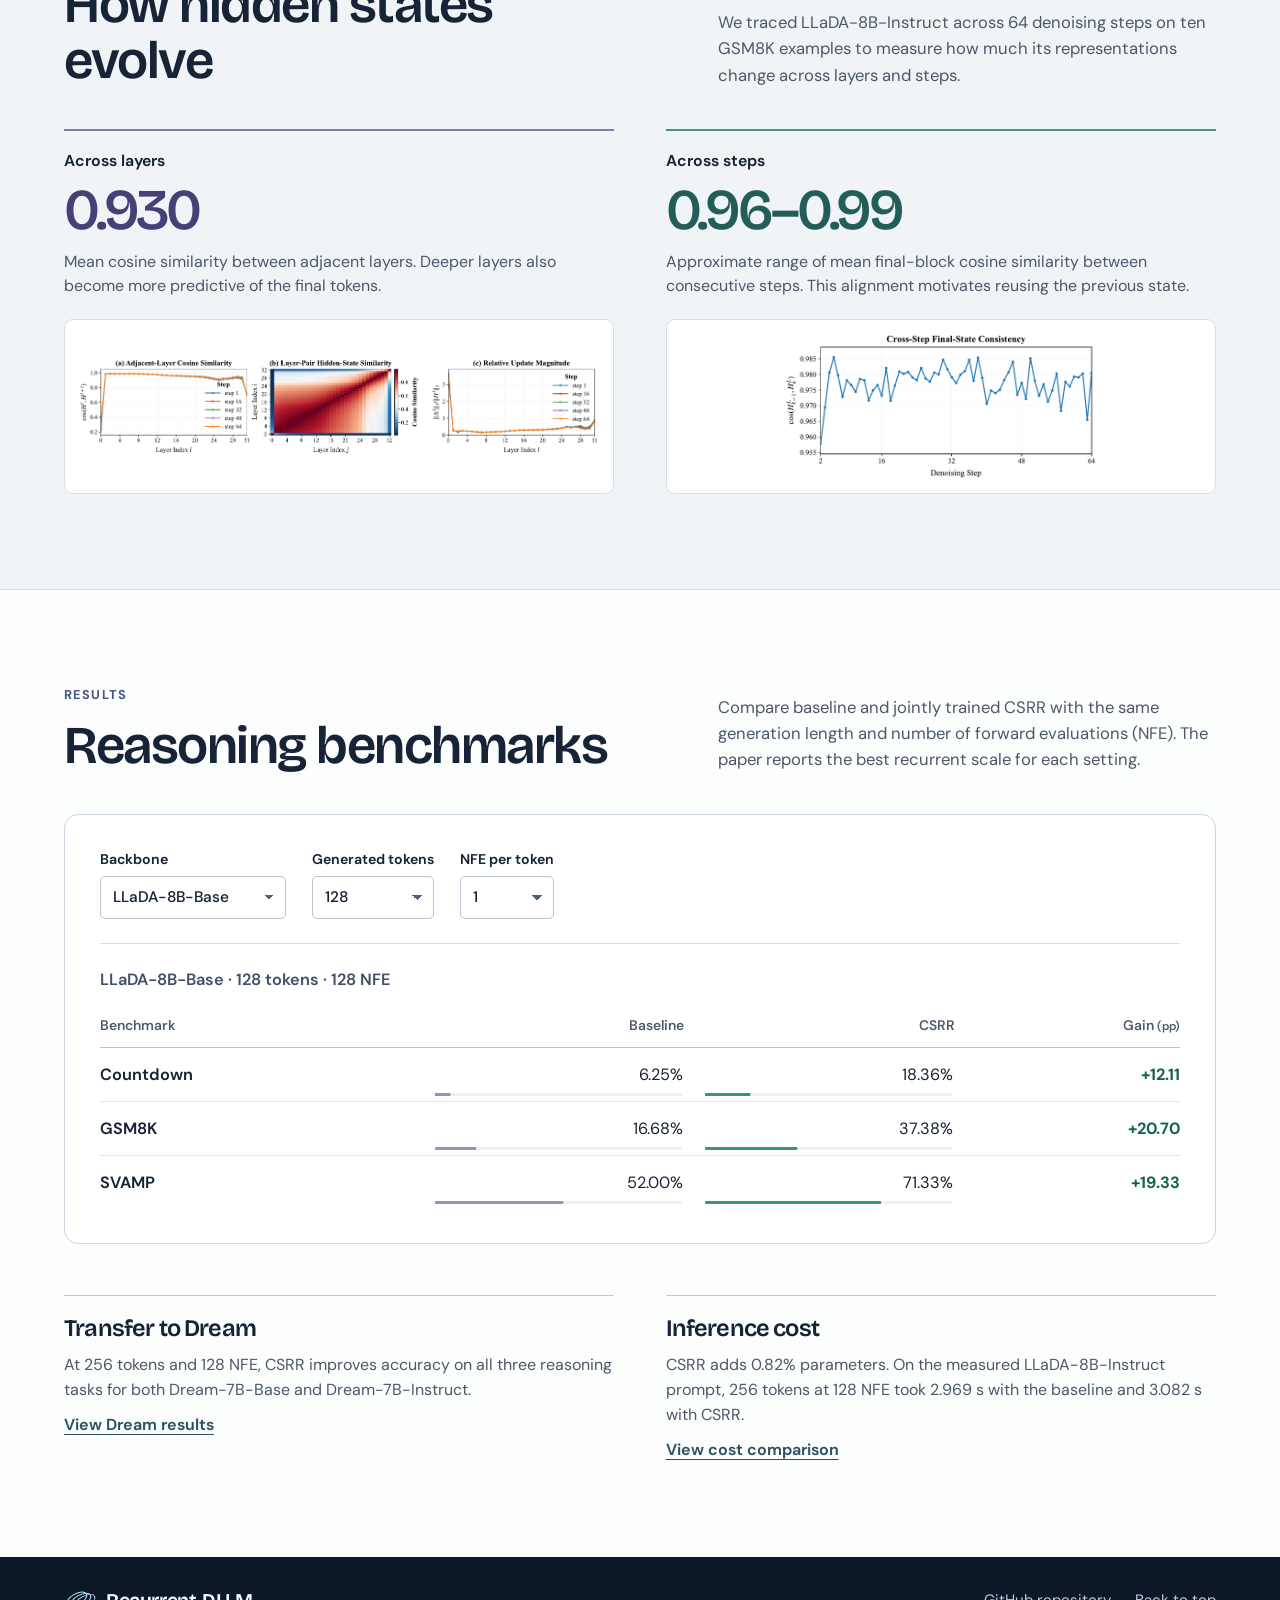
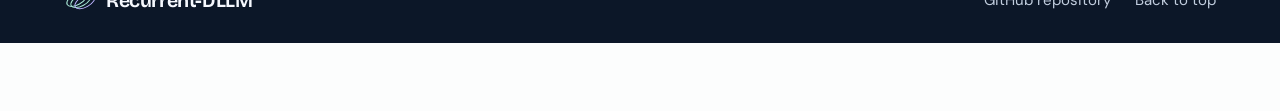
<file: Recurrent-DLLM/index.html>
<!doctype html>
<html lang="en">
<head>
  <meta charset="utf-8">
  <meta name="viewport" content="width=device-width,initial-scale=1">
  <meta name="theme-color" content="#0c1728">
  <meta name="description" content="Cross-Step Recurrent Refinement carries hidden states between denoising steps in masked diffusion language models. Explore the method, diagnostics and benchmark results.">
  <title>Recurrent-DLLM · Hidden-State Refinement</title>
  <link rel="canonical" href="https://zhongzero.github.io/Recurrent-DLLM/">
  <link rel="preload" href="assets/fonts/bricolage-latin.woff2" as="font" type="font/woff2" crossorigin>
  <link rel="stylesheet" href="style.css">
  <script defer src="results.js"></script>
</head>
<body id="top">
<a class="skip" href="#method">Skip to method</a>
<header class="topbar">
  <nav class="shell nav" aria-label="Main navigation">
    <a class="wordmark" href="#top"><span class="mark" aria-hidden="true"><i></i></span>Recurrent-DLLM</a>
    <div class="navlinks"><a href="#method">Method</a><a href="#evidence">Evidence</a><a href="#results">Results</a></div>
  </nav>
</header>
<main>
  <section class="hero" aria-labelledby="paper-title">
    <div class="shell cover">
      <div class="cover-copy">
        <h1 id="paper-title"><span class="title-prefix">On the Importance of</span> <span class="title-focus">Hidden-State<br>Refinement</span> <span class="title-tail">in Masked Diffusion Language Models</span></h1>
        <div class="actions"><a class="button" href="https://github.com/zhongzero/Recurrent-DLLM"><span aria-hidden="true" class="code-icon">&lt;/&gt;</span>View code on GitHub</a><a class="paper-status" href="https://arxiv.org/abs/2611.32416">Read the paper on arXiv</a></div>
      </div>
      <figure class="cover-art">
        <picture><source media="(max-width: 650px)" srcset="assets/trajectories-compact.webp"><img src="assets/hidden-state-trajectories.png" width="1550" height="1160" alt="Two fields of fine violet and mint curves connected by threads, illustrating hidden-state reuse across two steps."></picture>
        <figcaption><span><i class="swatch previous"></i>Previous step</span><span><i class="swatch current"></i>Current step</span></figcaption>
      </figure>
    </div>
  </section>
  <section class="credits" aria-label="Paper authors and affiliations">
    <div class="shell credits-grid">
      <p class="authors"><span><b>Linhao Zhong</b><sup>1,*</sup></span><span><b>Bozhen Fang</b><sup>1,*</sup></span><span>Xuehao Wang<sup>1</sup></span><span>Zekai Luo<sup>1</sup></span><span>Liyang Li<sup>1</sup></span><span>Hourong Li<sup>1</sup></span><span>Chenchen Jing<sup>2</sup></span><span>Hao Chen<sup>1</sup></span></p>
      <div class="affiliations"><p><sup>1</sup> Zhejiang University, State Lab of CAD &amp; CG</p><p><sup>2</sup> Zhejiang University of Technology</p><p class="equal"><sup>*</sup> Equal contribution</p></div>
    </div>
  </section>
  <section id="method" class="section method">
    <div class="shell">
      <div class="section-header">
        <div><p class="section-label">Method</p><h2>Cross-step recurrent refinement</h2></div>
        <p>Each denoising step produces hidden states as well as token predictions. CSRR saves the final block’s state so the first block can attend to it on the next step.</p>
      </div>
      <figure class="method-figure">
        <a class="figure-link" href="assets/overview.png" data-title="Cross-step recurrent refinement" aria-label="Enlarge the method diagram"><img src="assets/overview.png" alt="Diagram comparing the token-level denoising trajectory with hidden-state refinement across layers and steps." width="2400" height="669" loading="lazy"></a>
        <figcaption><span class="caption-key">The recurrent path</span><span>The previous step’s detached final state enters block 1 after self-attention and before its feed-forward network. The first denoising step runs without memory.</span></figcaption>
      </figure>
    </div>
  </section>
  <section id="evidence" class="section evidence">
    <div class="shell">
      <div class="section-header">
        <div><p class="section-label">Evidence</p><h2>How hidden states evolve</h2></div>
        <p>We traced LLaDA-8B-Instruct across 64 denoising steps on ten GSM8K examples to measure how much its representations change across layers and steps.</p>
      </div>
      <div class="evidence-grid">
        <article class="diagnostic">
          <h3>Across layers</h3><p class="metric">0.930</p>
          <p>Mean cosine similarity between adjacent layers. Deeper layers also become more predictive of the final tokens.</p>
          <a class="figure-link" href="assets/layer-refinement.png" data-title="Refinement across layers" aria-label="Enlarge the layer-wise diagnostic plots"><img src="assets/layer-refinement.png" loading="lazy" alt="Plots of adjacent-layer cosine similarity, similarity by layer pair and relative update magnitude."></a>
        </article>
        <article class="diagnostic">
          <h3>Across steps</h3><p class="metric">0.96–0.99</p>
          <p>Approximate range of mean final-block cosine similarity between consecutive steps. This alignment motivates reusing the previous state.</p>
          <a class="figure-link" href="assets/cross-step.png" data-title="Alignment across steps" aria-label="Enlarge the cross-step similarity plot"><img src="assets/cross-step.png" loading="lazy" alt="Mean cosine similarity of final-block states for consecutive denoising steps."></a>
        </article>
      </div>
    </div>
  </section>
  <section id="results" class="section results">
    <div class="shell">
      <div class="section-header">
        <div><p class="section-label">Results</p><h2>Reasoning benchmarks</h2></div>
        <p>Compare baseline and jointly trained CSRR with the same generation length and number of forward evaluations (NFE). The paper reports the best recurrent scale for each setting.</p>
      </div>
      <div class="benchmark-panel">
        <form class="controls" hidden aria-label="Benchmark settings">
          <label>Backbone<select id="backbone"><option value="Base">LLaDA-8B-Base</option><option value="Instruct">LLaDA-8B-Instruct</option></select></label>
          <label>Generated tokens<select id="length"><option>128</option><option>256</option></select></label>
          <label>NFE per token<select id="budget"><option value="1">1</option><option value="0.5">½</option></select></label>
        </form>
        <table><caption id="setting" aria-live="polite">LLaDA-8B-Base · 128 tokens · 128 NFE</caption>
          <thead><tr><th scope="col">Benchmark</th><th scope="col">Baseline</th><th scope="col">CSRR</th><th scope="col">Gain <small>(pp)</small></th></tr></thead>
          <tbody id="scores"><tr><th scope="row">Countdown</th><td>6.25%</td><td>18.36%</td><td>+12.11</td></tr><tr><th scope="row">GSM8K</th><td>16.68%</td><td>37.38%</td><td>+20.70</td></tr><tr><th scope="row">SVAMP</th><td>52.00%</td><td>71.33%</td><td>+19.33</td></tr></tbody>
        </table>
      </div>
      <div class="notes">
        <article><h3>Transfer to Dream</h3><p>At 256 tokens and 128 NFE, CSRR improves accuracy on all three reasoning tasks for both Dream-7B-Base and Dream-7B-Instruct.</p><a class="text-link" href="assets/dream-results.png" data-title="Dream-7B benchmark results">View Dream results</a></article>
        <article><h3>Inference cost</h3><p>CSRR adds 0.82% parameters. On the measured LLaDA-8B-Instruct prompt, 256 tokens at 128 NFE took 2.969 s with the baseline and 3.082 s with CSRR.</p><a class="text-link" href="assets/inference-cost.png" data-title="Parameter count and inference time">View cost comparison</a></article>
      </div>
    </div>
  </section>
</main>
<footer><div class="shell footer-inner"><a class="wordmark" href="#top"><span class="mark" aria-hidden="true"><i></i></span>Recurrent-DLLM</a><a href="https://github.com/zhongzero/Recurrent-DLLM">GitHub repository</a><a href="#top">Back to top</a></div></footer>
<dialog id="figure-viewer" aria-labelledby="figure-title"><div class="viewer-head"><h2 id="figure-title"></h2><button type="button" id="close-viewer" autofocus>Close</button></div><img id="figure-detail" alt=""><a id="full-figure" class="text-link">Open original image</a></dialog>
</body>
</html>
</file>
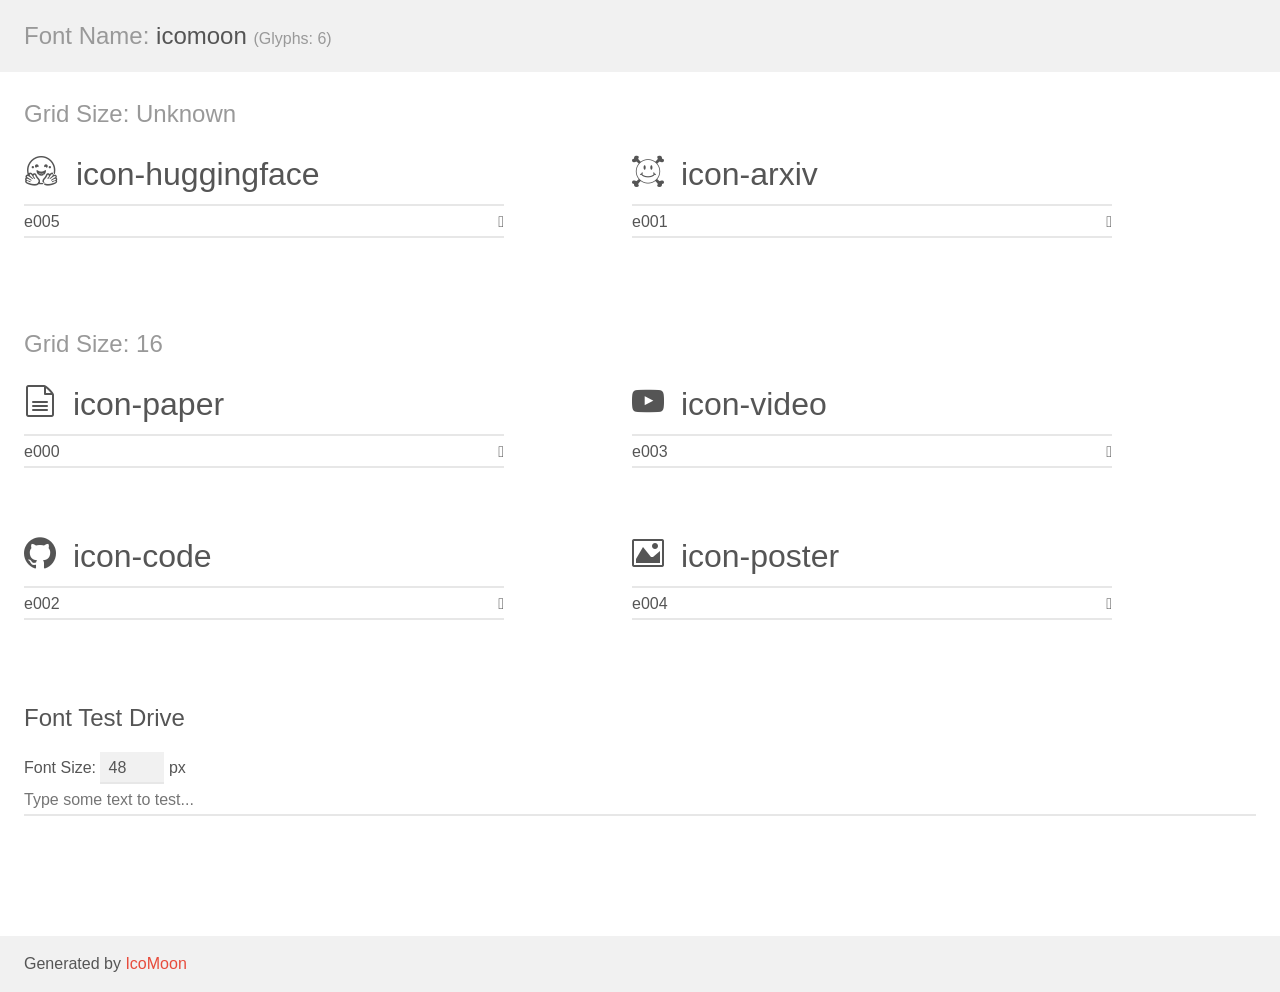
<file: DiSE/icons/demo.html>
<!doctype html>
<html>
<head>
    <meta charset="utf-8">
    <title>IcoMoon Demo</title>
    <meta name="description" content="An Icon Font Generated By IcoMoon.io">
    <meta name="viewport" content="width=device-width, initial-scale=1">
    <link rel="stylesheet" href="demo-files/demo.css">
    <link rel="stylesheet" href="style.css"></head>
<body>
    <div class="bgc1 clearfix">
        <h1 class="mhmm mvm"><span class="fgc1">Font Name:</span> icomoon <small class="fgc1">(Glyphs:&nbsp;6)</small></h1>
    </div>
    <div class="clearfix mhl ptl">
        <h1 class="mvm mtn fgc1">Grid Size: Unknown</h1>
        <div class="glyph fs1">
            <div class="clearfix bshadow0 pbs">
                <span class="icon-huggingface"></span>
                <span class="mls"> icon-huggingface</span>
            </div>
            <fieldset class="fs0 size1of1 clearfix hidden-false">
                <input type="text" readonly value="e005" class="unit size1of2" />
                <input type="text" maxlength="1" readonly value="&#xe005;" class="unitRight size1of2 talign-right" />
            </fieldset>
            <div class="fs0 bshadow0 clearfix hidden-true">
                <span class="unit pvs fgc1">liga: </span>
                <input type="text" readonly value="" class="liga unitRight" />
            </div>
        </div>
        <div class="glyph fs1">
            <div class="clearfix bshadow0 pbs">
                <span class="icon-arxiv"></span>
                <span class="mls"> icon-arxiv</span>
            </div>
            <fieldset class="fs0 size1of1 clearfix hidden-false">
                <input type="text" readonly value="e001" class="unit size1of2" />
                <input type="text" maxlength="1" readonly value="&#xe001;" class="unitRight size1of2 talign-right" />
            </fieldset>
            <div class="fs0 bshadow0 clearfix hidden-true">
                <span class="unit pvs fgc1">liga: </span>
                <input type="text" readonly value="" class="liga unitRight" />
            </div>
        </div>
    </div>
    <div class="clearfix mhl ptl">
        <h1 class="mvm mtn fgc1">Grid Size: 16</h1>
        <div class="glyph fs2">
            <div class="clearfix bshadow0 pbs">
                <span class="icon-paper"></span>
                <span class="mls"> icon-paper</span>
            </div>
            <fieldset class="fs0 size1of1 clearfix hidden-false">
                <input type="text" readonly value="e000" class="unit size1of2" />
                <input type="text" maxlength="1" readonly value="&#xe000;" class="unitRight size1of2 talign-right" />
            </fieldset>
            <div class="fs0 bshadow0 clearfix hidden-true">
                <span class="unit pvs fgc1">liga: </span>
                <input type="text" readonly value="file-text2, file4" class="liga unitRight" />
            </div>
        </div>
        <div class="glyph fs2">
            <div class="clearfix bshadow0 pbs">
                <span class="icon-video"></span>
                <span class="mls"> icon-video</span>
            </div>
            <fieldset class="fs0 size1of1 clearfix hidden-false">
                <input type="text" readonly value="e003" class="unit size1of2" />
                <input type="text" maxlength="1" readonly value="&#xe003;" class="unitRight size1of2 talign-right" />
            </fieldset>
            <div class="fs0 bshadow0 clearfix hidden-true">
                <span class="unit pvs fgc1">liga: </span>
                <input type="text" readonly value="youtube, brand21" class="liga unitRight" />
            </div>
        </div>
        <div class="glyph fs2">
            <div class="clearfix bshadow0 pbs">
                <span class="icon-code"></span>
                <span class="mls"> icon-code</span>
            </div>
            <fieldset class="fs0 size1of1 clearfix hidden-false">
                <input type="text" readonly value="e002" class="unit size1of2" />
                <input type="text" maxlength="1" readonly value="&#xe002;" class="unitRight size1of2 talign-right" />
            </fieldset>
            <div class="fs0 bshadow0 clearfix hidden-true">
                <span class="unit pvs fgc1">liga: </span>
                <input type="text" readonly value="github, brand40" class="liga unitRight" />
            </div>
        </div>
        <div class="glyph fs2">
            <div class="clearfix bshadow0 pbs">
                <span class="icon-poster"></span>
                <span class="mls"> icon-poster</span>
            </div>
            <fieldset class="fs0 size1of1 clearfix hidden-false">
                <input type="text" readonly value="e004" class="unit size1of2" />
                <input type="text" maxlength="1" readonly value="&#xe004;" class="unitRight size1of2 talign-right" />
            </fieldset>
            <div class="fs0 bshadow0 clearfix hidden-true">
                <span class="unit pvs fgc1">liga: </span>
                <input type="text" readonly value="image, picture" class="liga unitRight" />
            </div>
        </div>
    </div>

    <!--[if gt IE 8]><!-->
    <div class="mhl clearfix mbl">
        <h1>Font Test Drive</h1>
        <label>
            Font Size: <input id="fontSize" type="number" class="textbox0 mbm"
            min="8" value="48" />
            px
        </label>
        <input id="testText" type="text" class="phl size1of1 mvl"
        placeholder="Type some text to test..." value=""/>
        <div id="testDrive" class="icon-" style="font-family: icomoon">&nbsp;
        </div>
    </div>
    <!--<![endif]-->
    <div class="bgc1 clearfix">
        <p class="mhl">Generated by <a href="https://icomoon.io/app">IcoMoon</a></p>
    </div>

    <script src="demo-files/demo.js"></script>
</body>
</html>
</file>
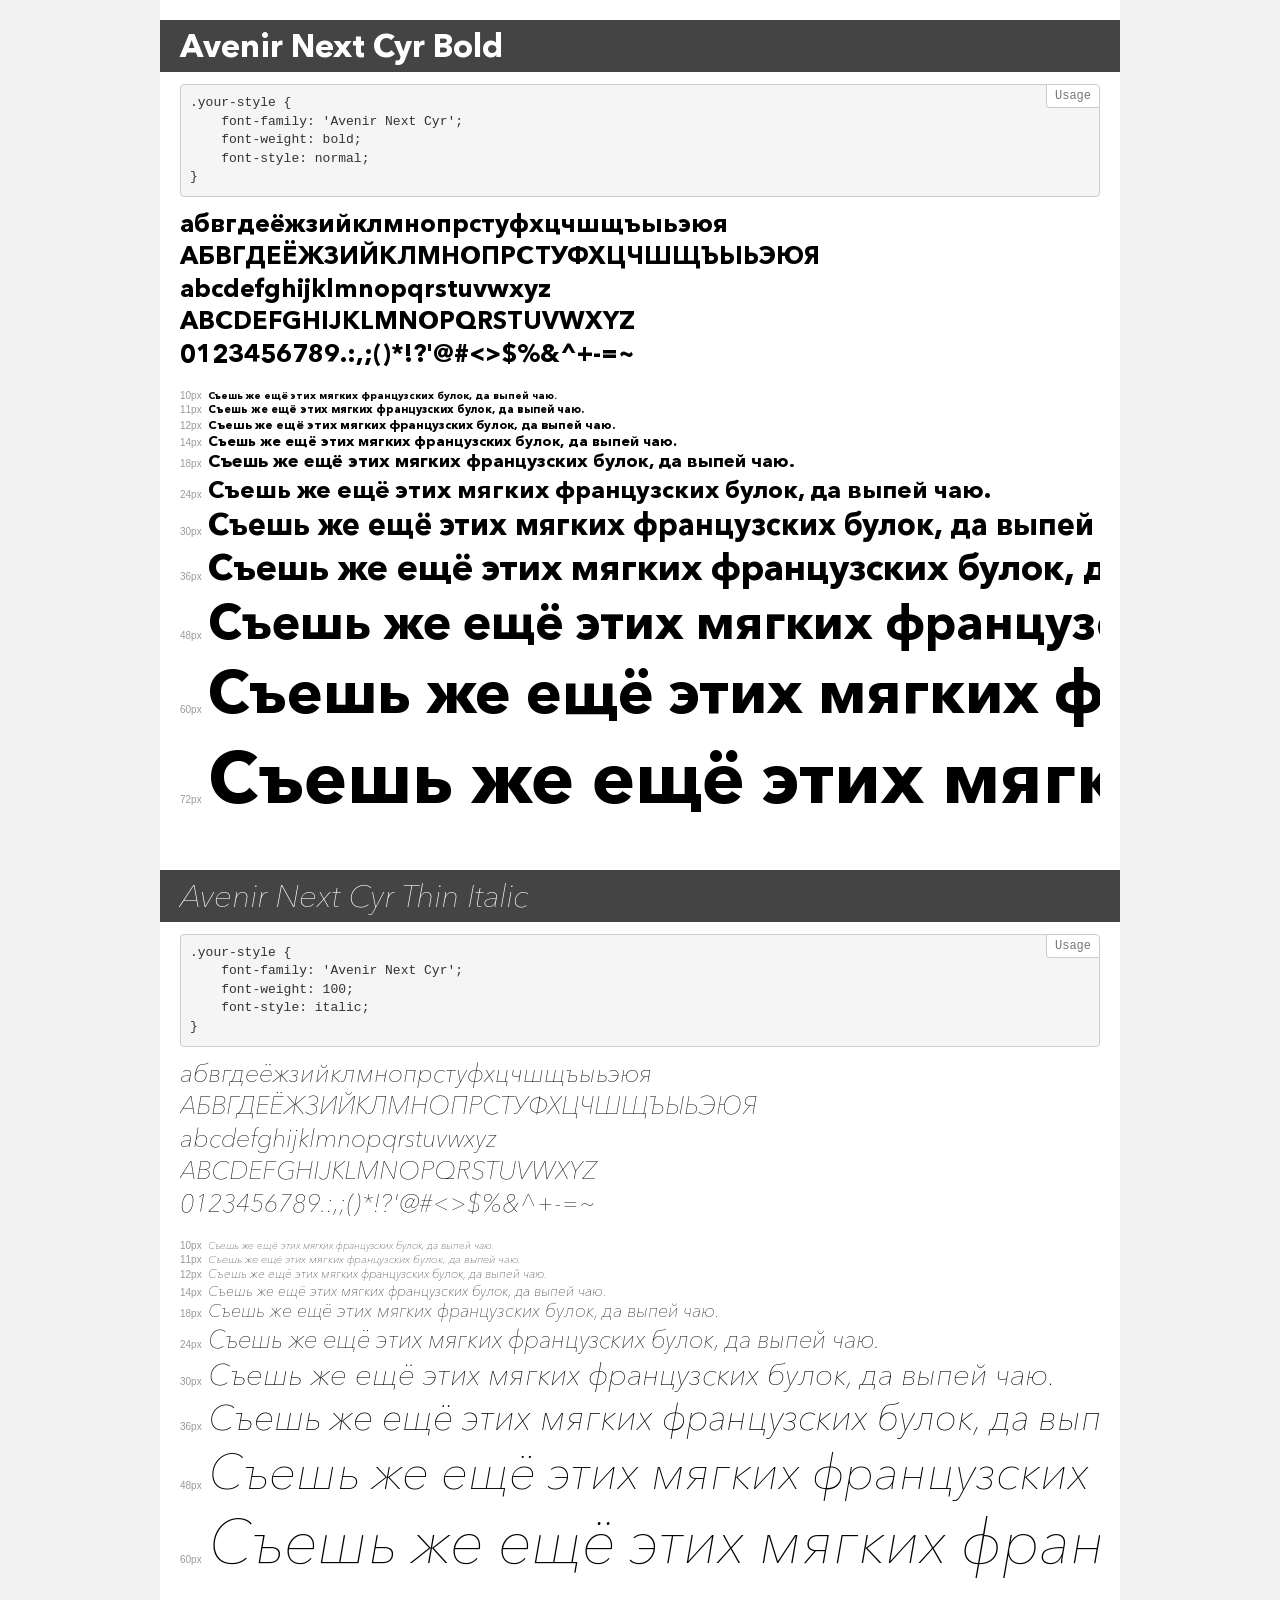
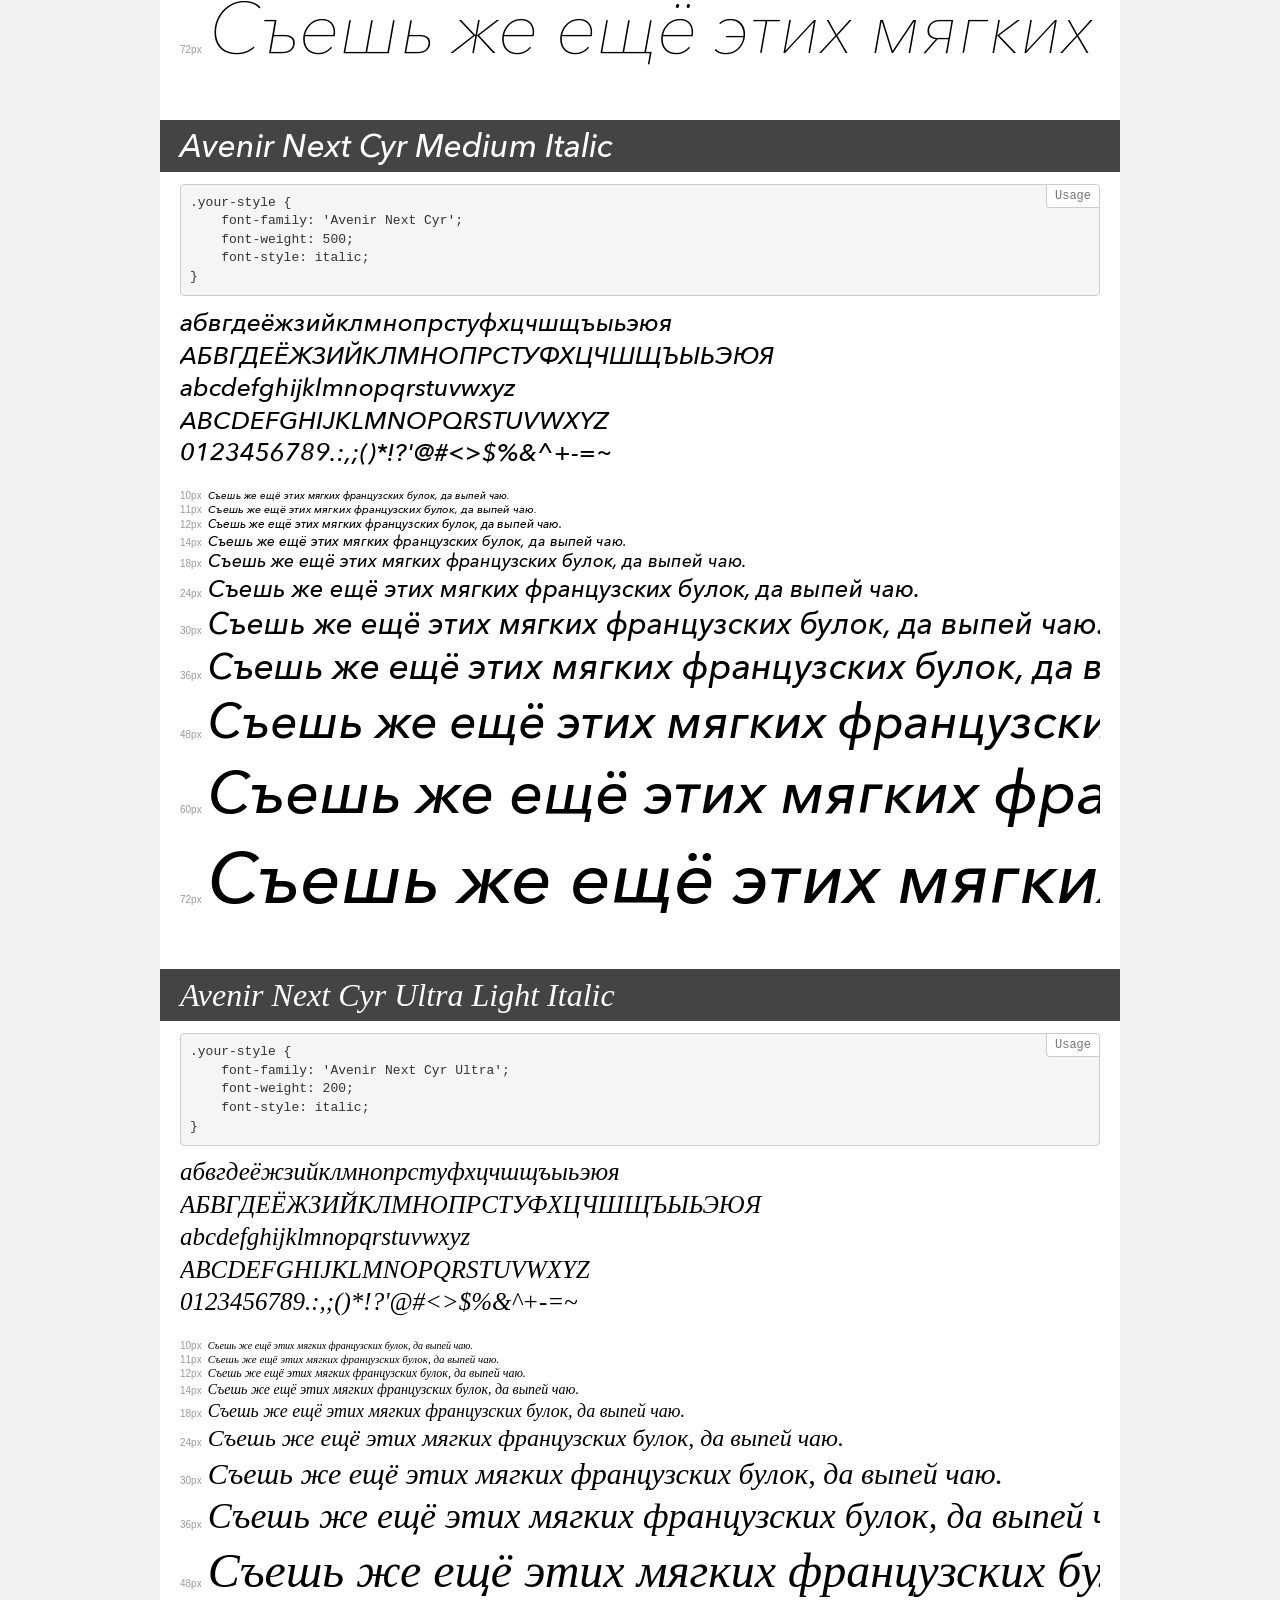
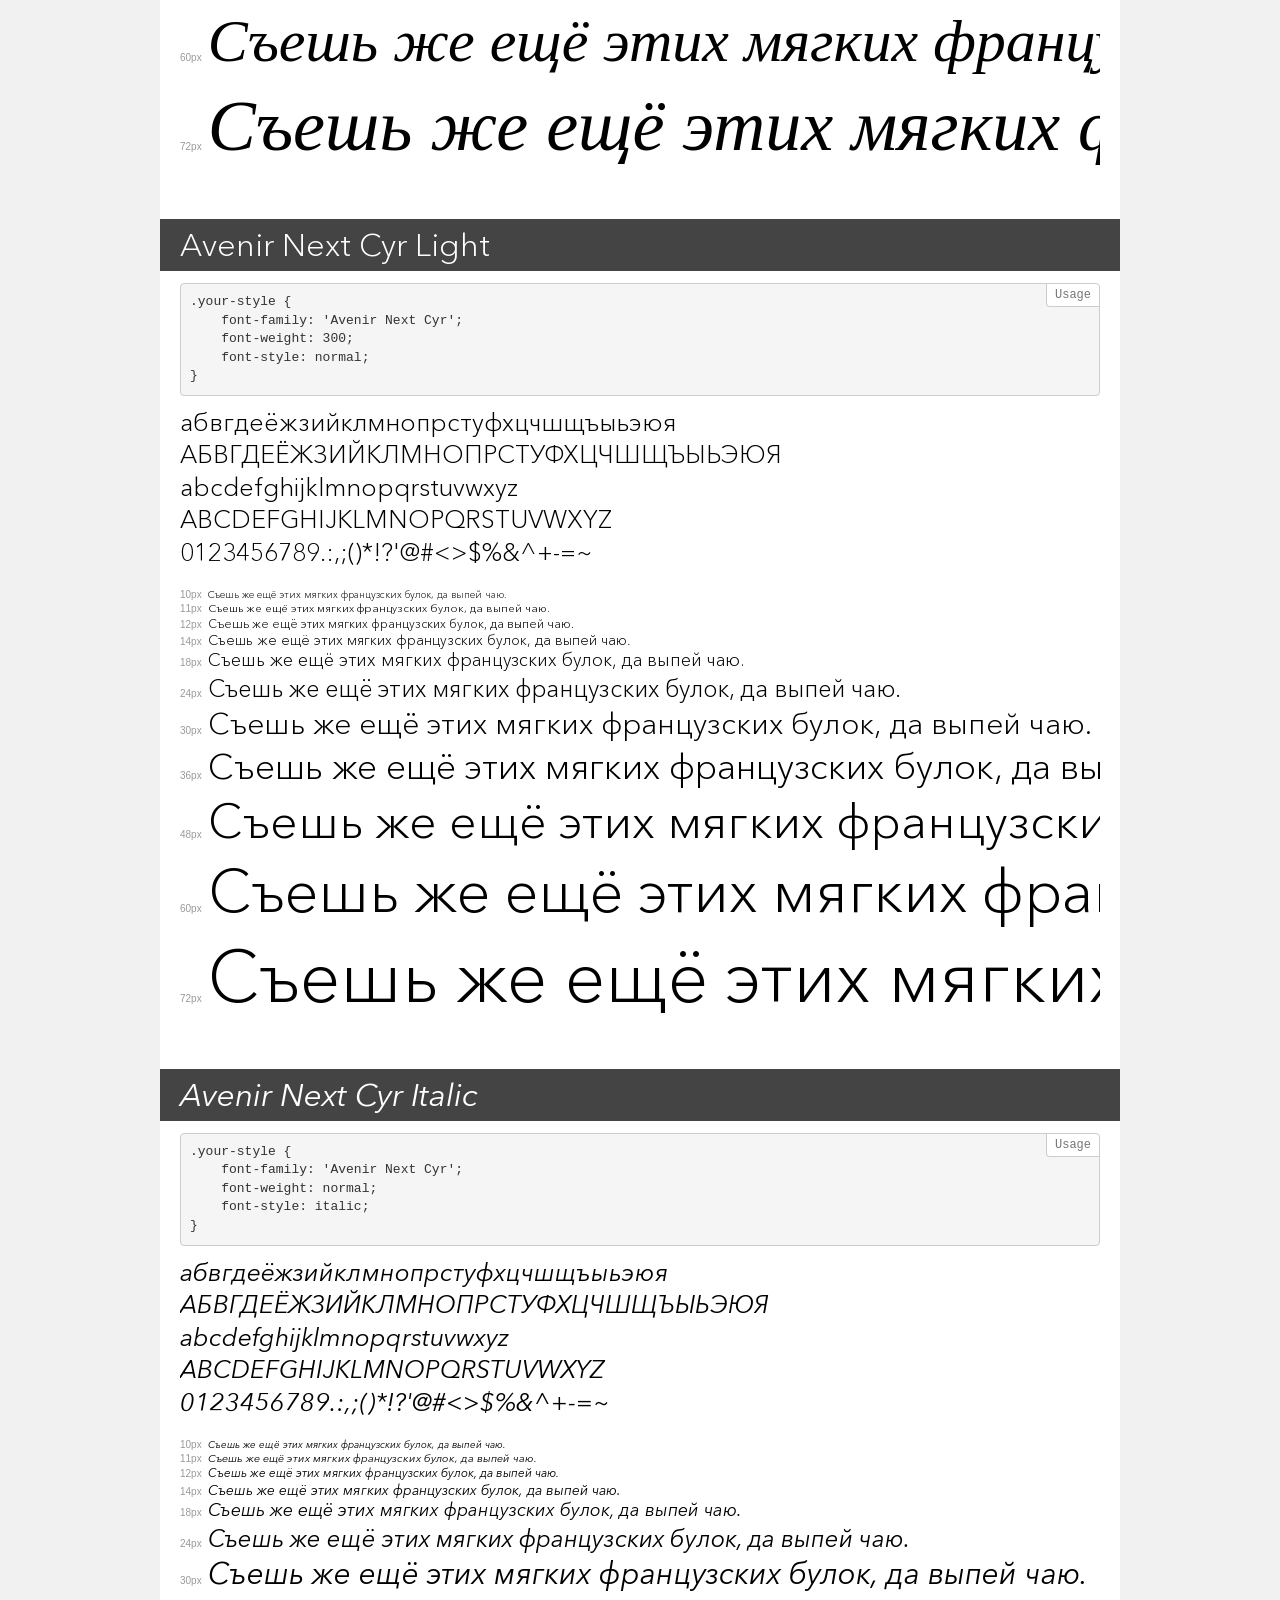
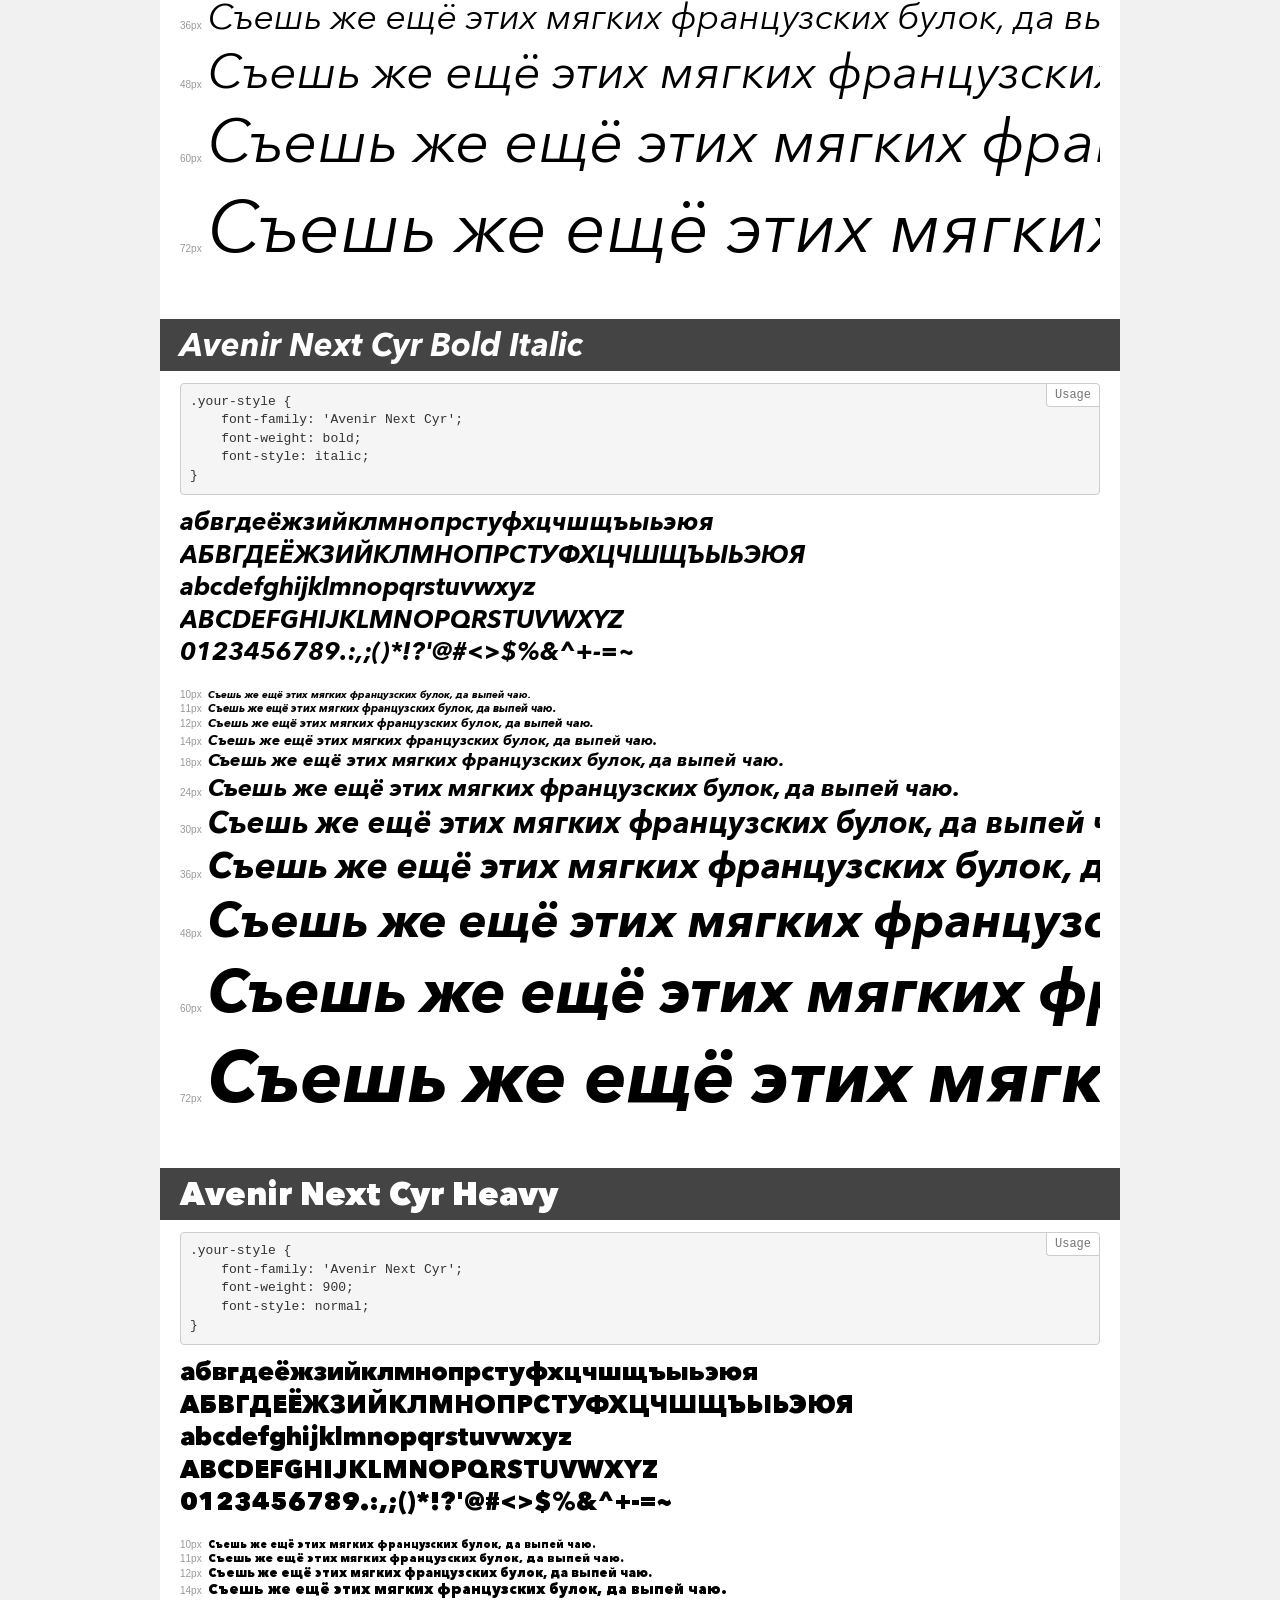
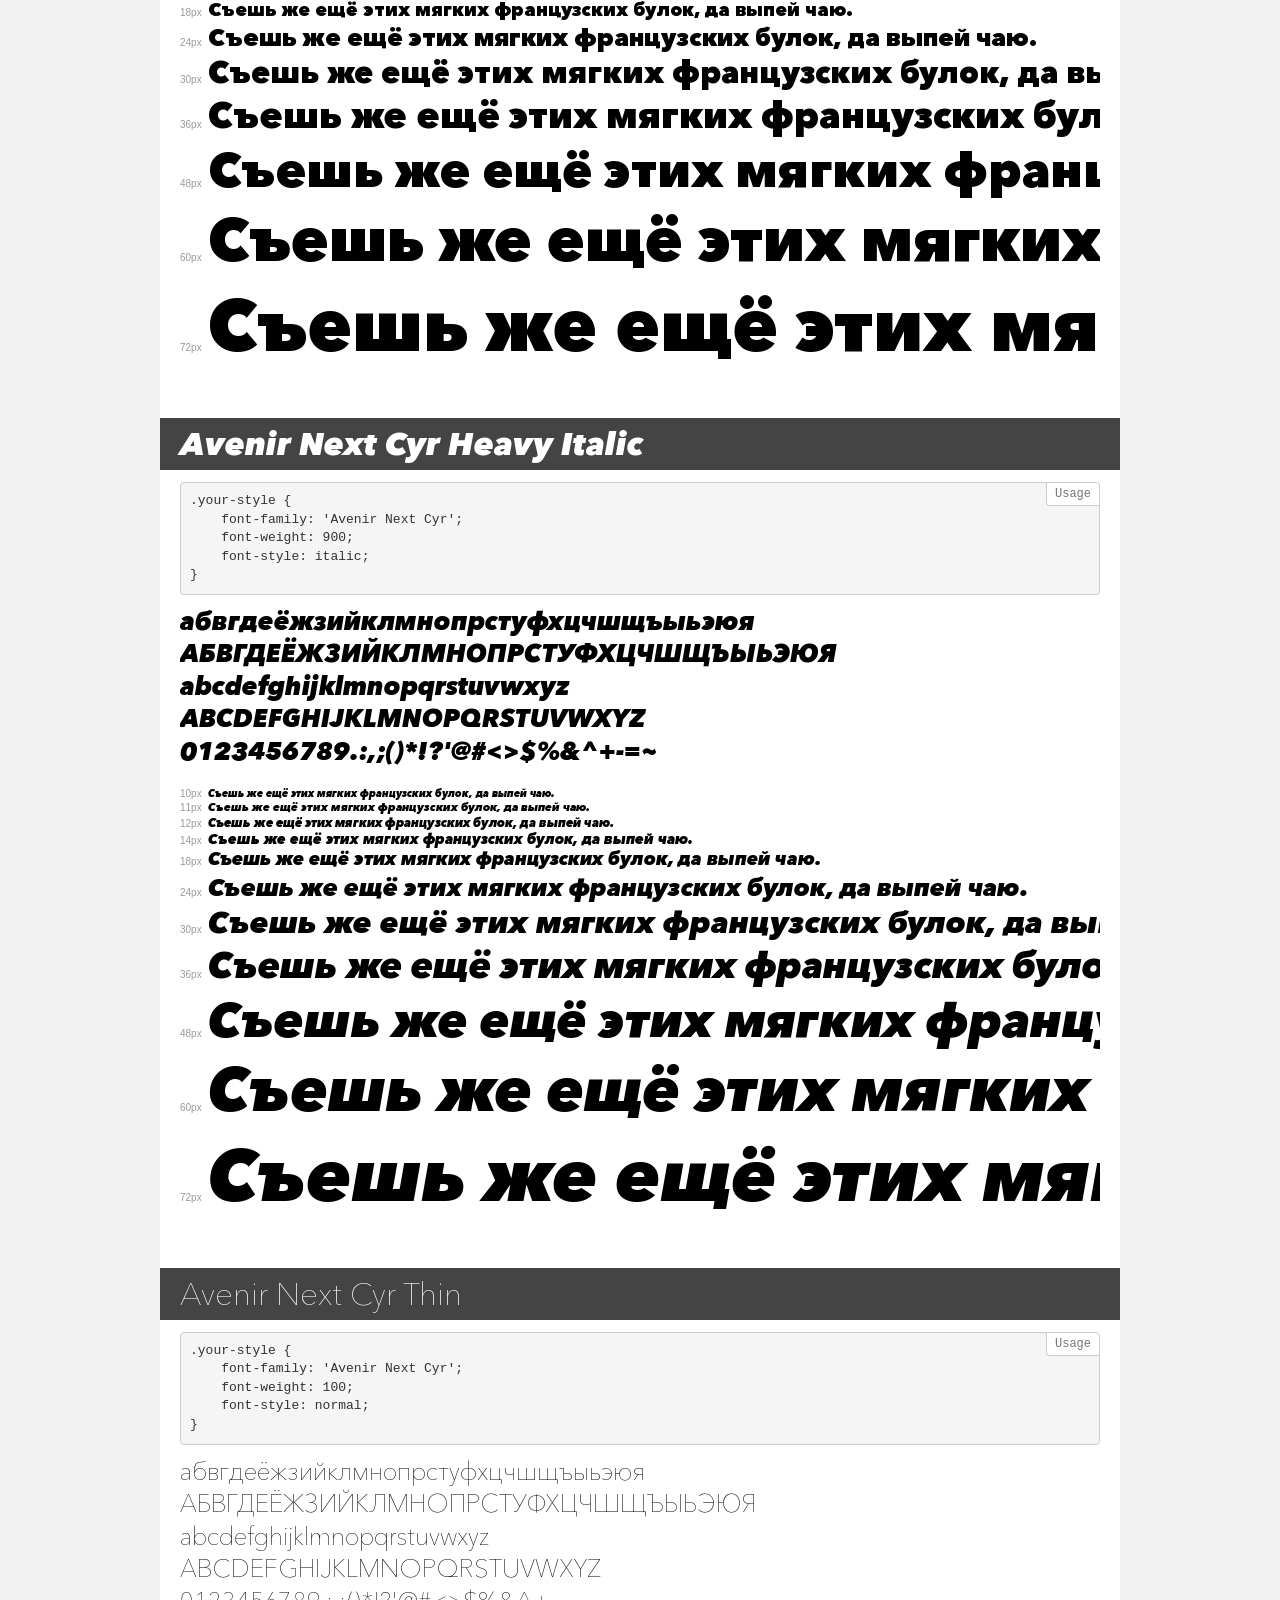
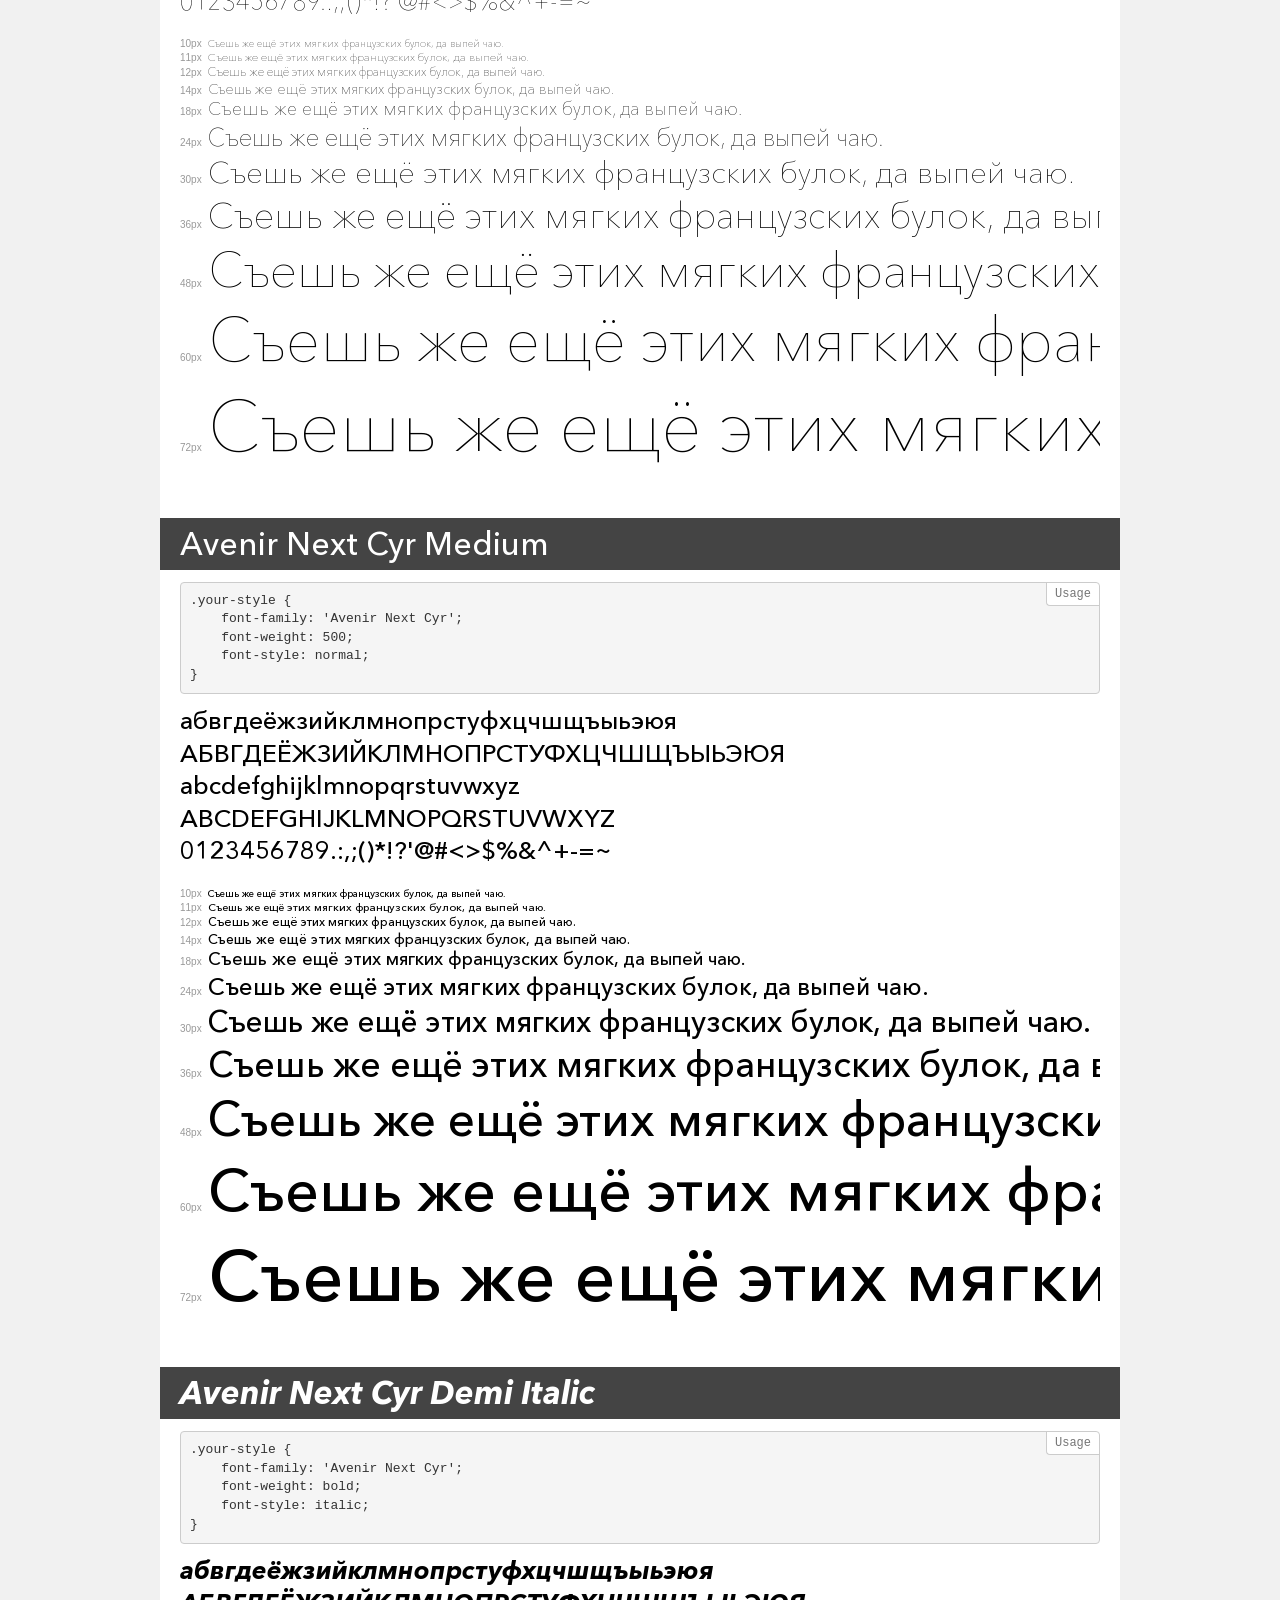
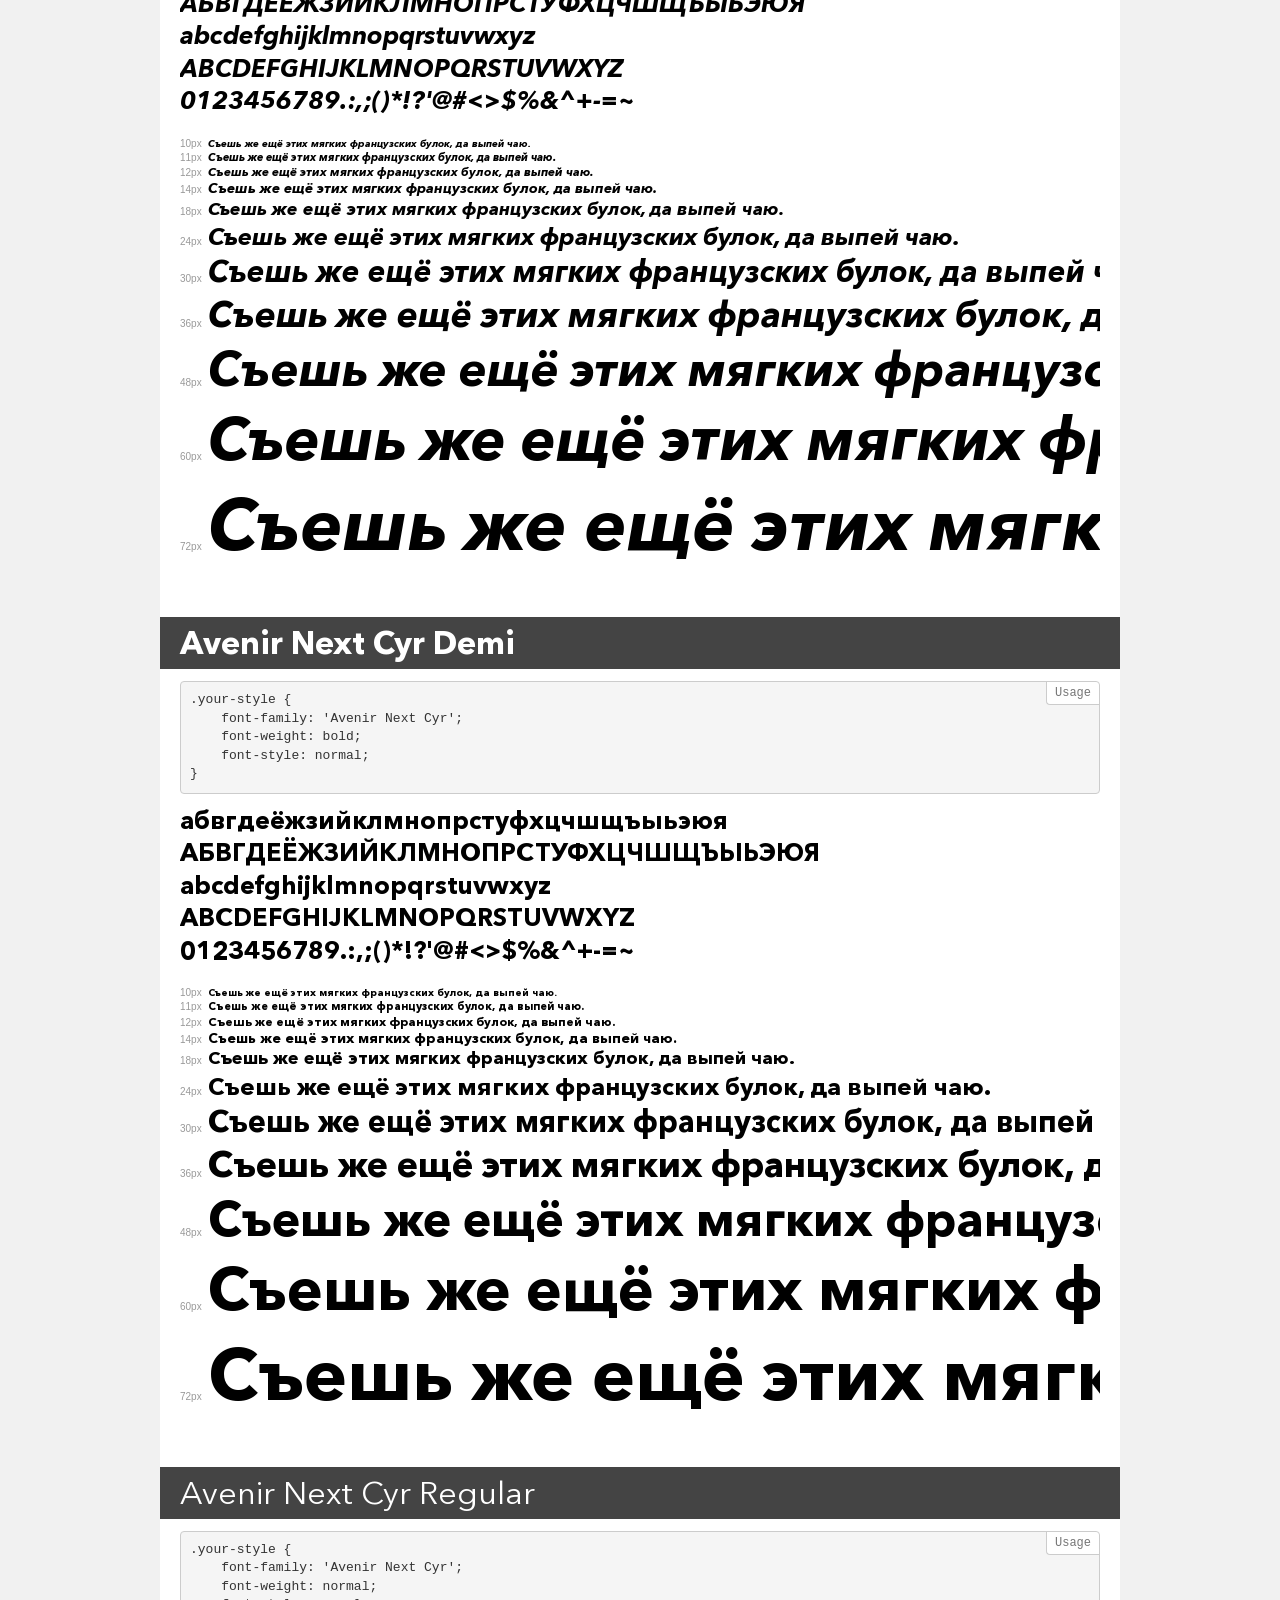
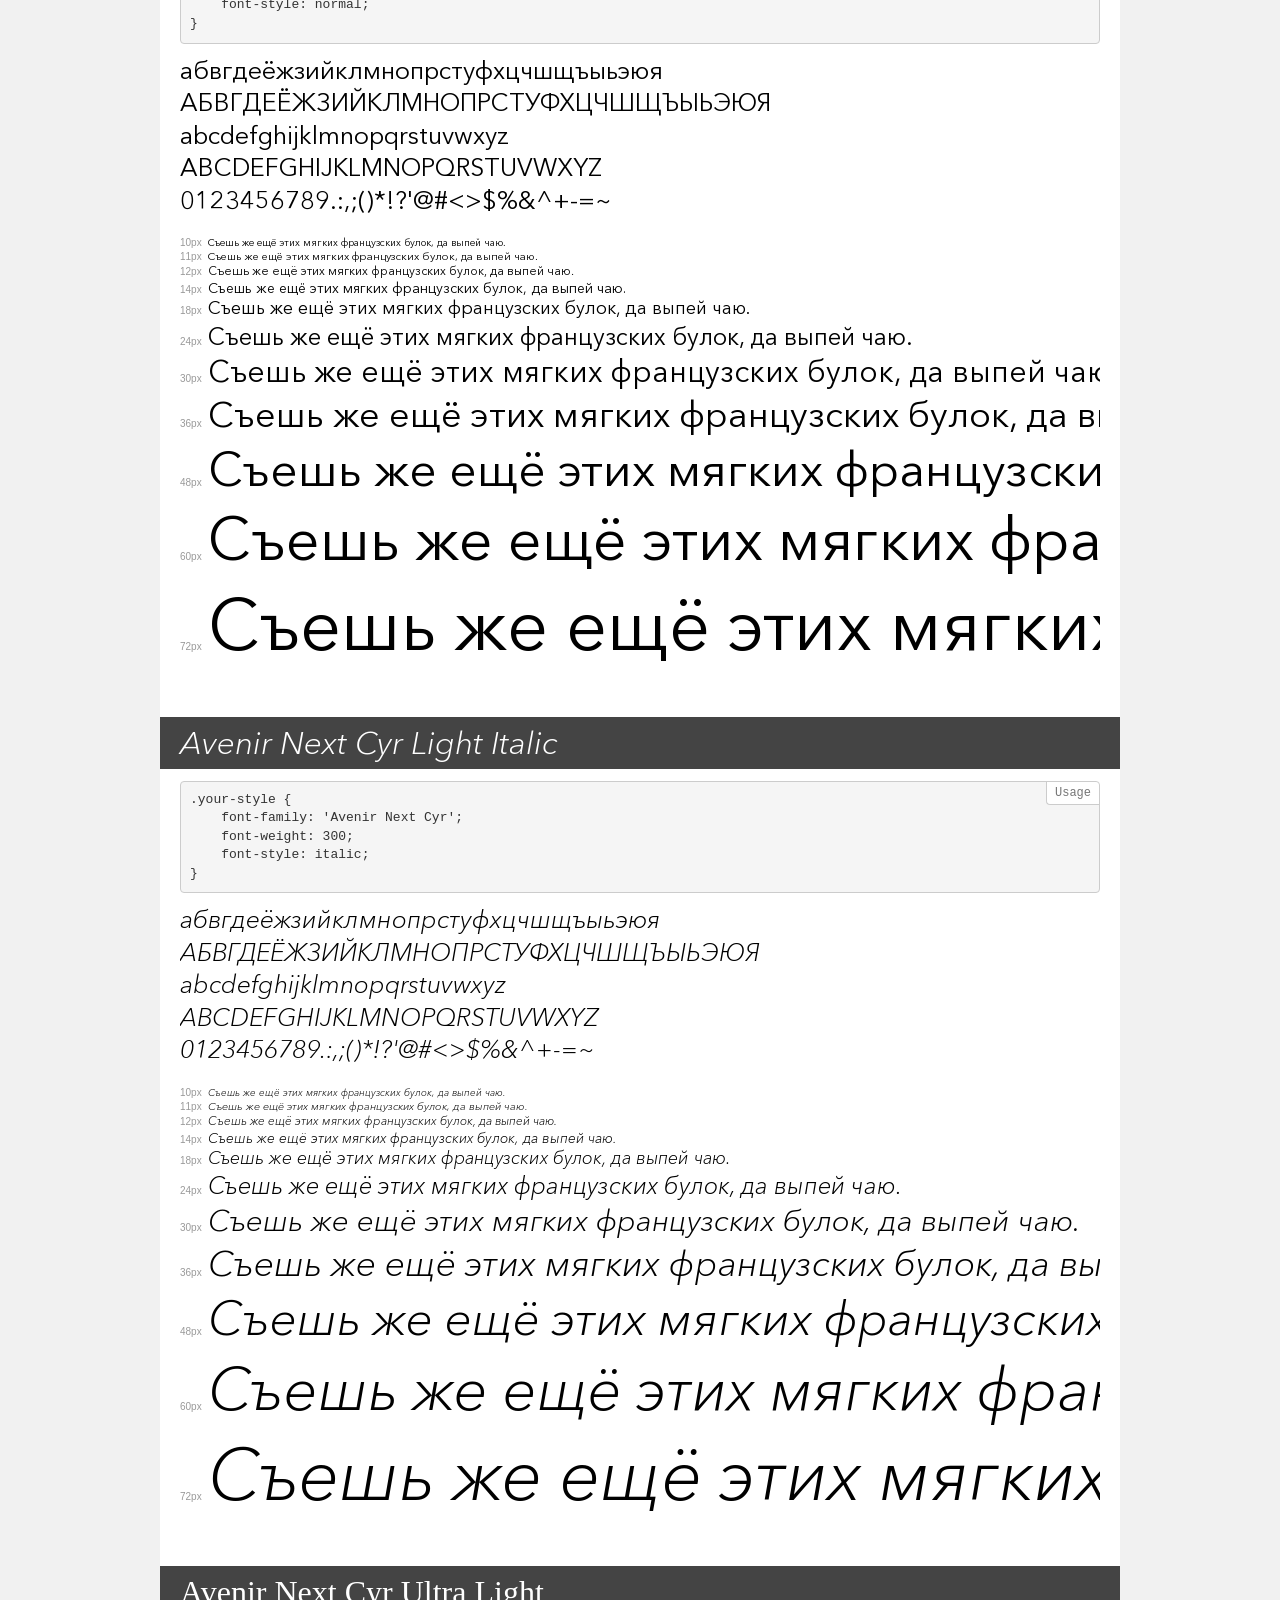
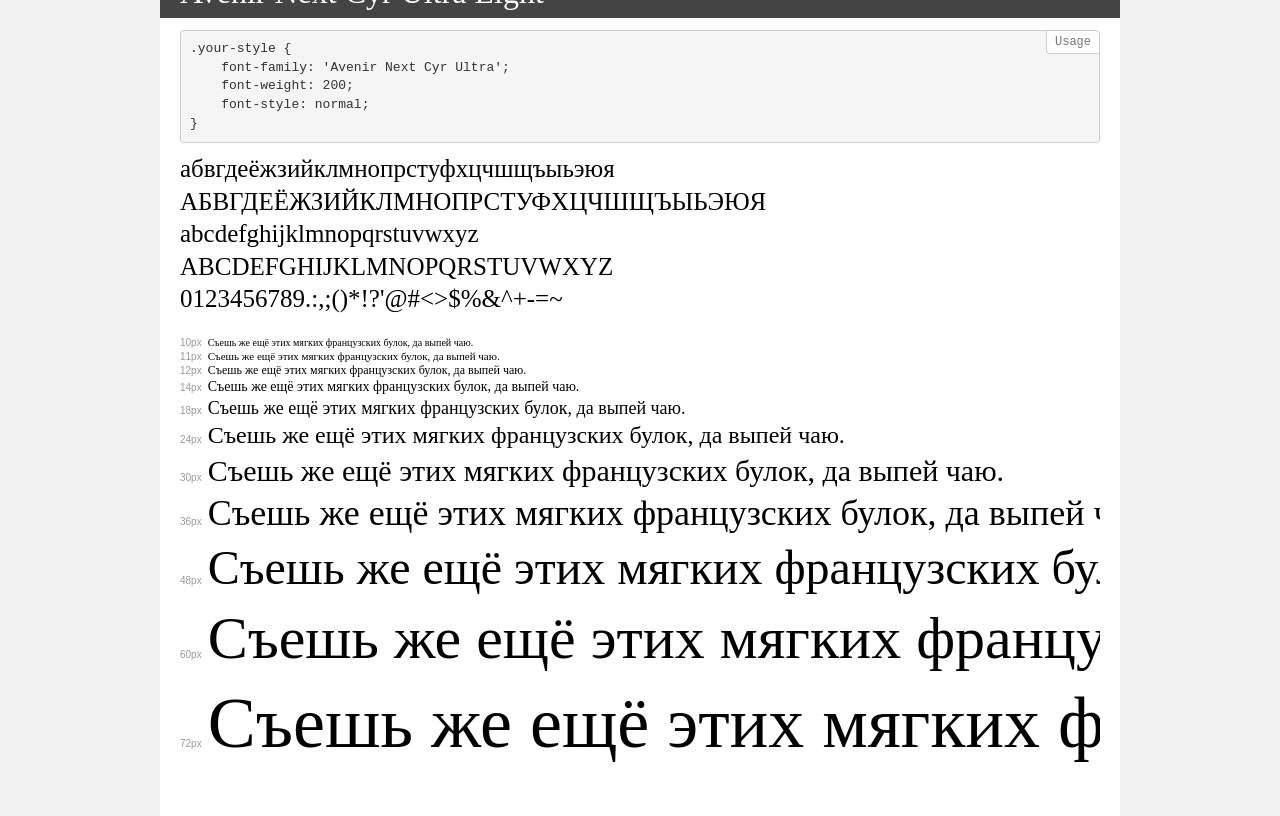
<file: DiSE/fonts/avenir-next/demo.html>
<!DOCTYPE html>
<html>
<head>
    <meta charset="utf-8">
    <meta http-equiv="X-UA-Compatible" content="IE=edge">
    <meta name="viewport" content="width=device-width, initial-scale=1">
    <meta name="robots" content="noindex, noarchive">
    <meta name="format-detection" content="telephone=no">
    <title>Transfonter demo</title>
    <link href="stylesheet.css" rel="stylesheet">
    <style>
        /*
        http://meyerweb.com/eric/tools/css/reset/
        v2.0 | 20110126
        License: none (public domain)
        */
        html, body, div, span, applet, object, iframe,
        h1, h2, h3, h4, h5, h6, p, blockquote, pre,
        a, abbr, acronym, address, big, cite, code,
        del, dfn, em, img, ins, kbd, q, s, samp,
        small, strike, strong, sub, sup, tt, var,
        b, u, i, center,
        dl, dt, dd, ol, ul, li,
        fieldset, form, label, legend,
        table, caption, tbody, tfoot, thead, tr, th, td,
        article, aside, canvas, details, embed,
        figure, figcaption, footer, header, hgroup,
        menu, nav, output, ruby, section, summary,
        time, mark, audio, video {
            margin: 0;
            padding: 0;
            border: 0;
            font-size: 100%;
            font: inherit;
            vertical-align: baseline;
        }
        /* HTML5 display-role reset for older browsers */
        article, aside, details, figcaption, figure,
        footer, header, hgroup, menu, nav, section {
            display: block;
        }
        body {
            line-height: 1;
        }
        ol, ul {
            list-style: none;
        }
        blockquote, q {
            quotes: none;
        }
        blockquote:before, blockquote:after,
        q:before, q:after {
            content: '';
            content: none;
        }
        table {
            border-collapse: collapse;
            border-spacing: 0;
        }
        /* common styles */
        body {
            background: #f1f1f1;
            color: #000;
        }
        .page {
            background: #fff;
            width: 920px;
            margin: 0 auto;
            padding: 20px 20px 0 20px;
            overflow: hidden;
        }
        .font-container {
            overflow-x: auto;
            overflow-y: hidden;
            margin-bottom: 40px;
            line-height: 1.3;
            white-space: nowrap;
            padding-bottom: 5px;
        }
        h1 {
            position: relative;
            background: #444;
            font-size: 32px;
            color: #fff;
            padding: 10px 20px;
            margin: 0 -20px 12px -20px;
        }
        .letters {
            font-size: 25px;
            margin-bottom: 20px;
        }
        .s10:before {
            content: '10px';
        }
        .s11:before {
            content: '11px';
        }
        .s12:before {
            content: '12px';
        }
        .s14:before {
            content: '14px';
        }
        .s18:before {
            content: '18px';
        }
        .s24:before {
            content: '24px';
        }
        .s30:before {
            content: '30px';
        }
        .s36:before {
            content: '36px';
        }
        .s48:before {
            content: '48px';
        }
        .s60:before {
            content: '60px';
        }
        .s72:before {
            content: '72px';
        }
        .s10:before, .s11:before, .s12:before, .s14:before,
        .s18:before, .s24:before, .s30:before, .s36:before,
        .s48:before, .s60:before, .s72:before {
            font-family: Arial, sans-serif;
            font-size: 10px;
            font-weight: normal;
            font-style: normal;
            color: #999;
            padding-right: 6px;
        }
        pre {
            display: block;
            position: relative;
            padding: 9px;
            margin: 0 0 10px;
            font-family: Monaco, Menlo, Consolas, "Courier New", monospace !important;
            font-size: 13px;
            line-height: 1.428571429;
            color: #333;
            font-weight: normal !important;
            font-style: normal !important;
            background-color: #f5f5f5;
            border: 1px solid #ccc;
            overflow-x: auto;
            border-radius: 4px;
        }
        pre:after {
            display: block;
            position: absolute;
            right: 0;
            top: 0;
            content: 'Usage';
            line-height: 1;
            padding: 5px 8px;
            font-size: 12px;
            color: #767676;
            background-color: #fff;
            border: 1px solid #ccc;
            border-right: none;
            border-top: none;
            border-radius: 0 4px 0 4px;
            z-index: 10;
        }
        /* responsive */
        @media (max-width: 959px) {
            .page {
                width: auto;
                margin: 0;
            }
        }
    </style>
</head>
<body>
<div class="page">
    <div class="demo" style="font-family: 'Avenir Next Cyr'; font-weight: bold; font-style: normal;">
        <h1>Avenir Next Cyr Bold</h1>
        <pre>.your-style {
    font-family: 'Avenir Next Cyr';
    font-weight: bold;
    font-style: normal;
}</pre>
        <div class="font-container">
            <p class="letters">
                абвгдеёжзийклмнопрстуфхцчшщъыьэюя<br>
АБВГДЕЁЖЗИЙКЛМНОПРСТУФХЦЧШЩЪЫЬЭЮЯ<br>
abcdefghijklmnopqrstuvwxyz<br>
ABCDEFGHIJKLMNOPQRSTUVWXYZ<br>
                0123456789.:,;()*!?'@#<>$%&^+-=~
            </p>
            <p class="s10" style="font-size: 10px;">Съешь же ещё этих мягких французских булок, да выпей чаю.</p>
            <p class="s11" style="font-size: 11px;">Съешь же ещё этих мягких французских булок, да выпей чаю.</p>
            <p class="s12" style="font-size: 12px;">Съешь же ещё этих мягких французских булок, да выпей чаю.</p>
            <p class="s14" style="font-size: 14px;">Съешь же ещё этих мягких французских булок, да выпей чаю.</p>
            <p class="s18" style="font-size: 18px;">Съешь же ещё этих мягких французских булок, да выпей чаю.</p>
            <p class="s24" style="font-size: 24px;">Съешь же ещё этих мягких французских булок, да выпей чаю.</p>
            <p class="s30" style="font-size: 30px;">Съешь же ещё этих мягких французских булок, да выпей чаю.</p>
            <p class="s36" style="font-size: 36px;">Съешь же ещё этих мягких французских булок, да выпей чаю.</p>
            <p class="s48" style="font-size: 48px;">Съешь же ещё этих мягких французских булок, да выпей чаю.</p>
            <p class="s60" style="font-size: 60px;">Съешь же ещё этих мягких французских булок, да выпей чаю.</p>
            <p class="s72" style="font-size: 72px;">Съешь же ещё этих мягких французских булок, да выпей чаю.</p>
        </div>
    </div>
    <div class="demo" style="font-family: 'Avenir Next Cyr'; font-weight: 100; font-style: italic;">
        <h1>Avenir Next Cyr Thin Italic</h1>
        <pre>.your-style {
    font-family: 'Avenir Next Cyr';
    font-weight: 100;
    font-style: italic;
}</pre>
        <div class="font-container">
            <p class="letters">
                абвгдеёжзийклмнопрстуфхцчшщъыьэюя<br>
АБВГДЕЁЖЗИЙКЛМНОПРСТУФХЦЧШЩЪЫЬЭЮЯ<br>
abcdefghijklmnopqrstuvwxyz<br>
ABCDEFGHIJKLMNOPQRSTUVWXYZ<br>
                0123456789.:,;()*!?'@#<>$%&^+-=~
            </p>
            <p class="s10" style="font-size: 10px;">Съешь же ещё этих мягких французских булок, да выпей чаю.</p>
            <p class="s11" style="font-size: 11px;">Съешь же ещё этих мягких французских булок, да выпей чаю.</p>
            <p class="s12" style="font-size: 12px;">Съешь же ещё этих мягких французских булок, да выпей чаю.</p>
            <p class="s14" style="font-size: 14px;">Съешь же ещё этих мягких французских булок, да выпей чаю.</p>
            <p class="s18" style="font-size: 18px;">Съешь же ещё этих мягких французских булок, да выпей чаю.</p>
            <p class="s24" style="font-size: 24px;">Съешь же ещё этих мягких французских булок, да выпей чаю.</p>
            <p class="s30" style="font-size: 30px;">Съешь же ещё этих мягких французских булок, да выпей чаю.</p>
            <p class="s36" style="font-size: 36px;">Съешь же ещё этих мягких французских булок, да выпей чаю.</p>
            <p class="s48" style="font-size: 48px;">Съешь же ещё этих мягких французских булок, да выпей чаю.</p>
            <p class="s60" style="font-size: 60px;">Съешь же ещё этих мягких французских булок, да выпей чаю.</p>
            <p class="s72" style="font-size: 72px;">Съешь же ещё этих мягких французских булок, да выпей чаю.</p>
        </div>
    </div>
    <div class="demo" style="font-family: 'Avenir Next Cyr'; font-weight: 500; font-style: italic;">
        <h1>Avenir Next Cyr Medium Italic</h1>
        <pre>.your-style {
    font-family: 'Avenir Next Cyr';
    font-weight: 500;
    font-style: italic;
}</pre>
        <div class="font-container">
            <p class="letters">
                абвгдеёжзийклмнопрстуфхцчшщъыьэюя<br>
АБВГДЕЁЖЗИЙКЛМНОПРСТУФХЦЧШЩЪЫЬЭЮЯ<br>
abcdefghijklmnopqrstuvwxyz<br>
ABCDEFGHIJKLMNOPQRSTUVWXYZ<br>
                0123456789.:,;()*!?'@#<>$%&^+-=~
            </p>
            <p class="s10" style="font-size: 10px;">Съешь же ещё этих мягких французских булок, да выпей чаю.</p>
            <p class="s11" style="font-size: 11px;">Съешь же ещё этих мягких французских булок, да выпей чаю.</p>
            <p class="s12" style="font-size: 12px;">Съешь же ещё этих мягких французских булок, да выпей чаю.</p>
            <p class="s14" style="font-size: 14px;">Съешь же ещё этих мягких французских булок, да выпей чаю.</p>
            <p class="s18" style="font-size: 18px;">Съешь же ещё этих мягких французских булок, да выпей чаю.</p>
            <p class="s24" style="font-size: 24px;">Съешь же ещё этих мягких французских булок, да выпей чаю.</p>
            <p class="s30" style="font-size: 30px;">Съешь же ещё этих мягких французских булок, да выпей чаю.</p>
            <p class="s36" style="font-size: 36px;">Съешь же ещё этих мягких французских булок, да выпей чаю.</p>
            <p class="s48" style="font-size: 48px;">Съешь же ещё этих мягких французских булок, да выпей чаю.</p>
            <p class="s60" style="font-size: 60px;">Съешь же ещё этих мягких французских булок, да выпей чаю.</p>
            <p class="s72" style="font-size: 72px;">Съешь же ещё этих мягких французских булок, да выпей чаю.</p>
        </div>
    </div>
    <div class="demo" style="font-family: 'Avenir Next Cyr Ultra'; font-weight: 200; font-style: italic;">
        <h1>Avenir Next Cyr Ultra Light Italic</h1>
        <pre>.your-style {
    font-family: 'Avenir Next Cyr Ultra';
    font-weight: 200;
    font-style: italic;
}</pre>
        <div class="font-container">
            <p class="letters">
                абвгдеёжзийклмнопрстуфхцчшщъыьэюя<br>
АБВГДЕЁЖЗИЙКЛМНОПРСТУФХЦЧШЩЪЫЬЭЮЯ<br>
abcdefghijklmnopqrstuvwxyz<br>
ABCDEFGHIJKLMNOPQRSTUVWXYZ<br>
                0123456789.:,;()*!?'@#<>$%&^+-=~
            </p>
            <p class="s10" style="font-size: 10px;">Съешь же ещё этих мягких французских булок, да выпей чаю.</p>
            <p class="s11" style="font-size: 11px;">Съешь же ещё этих мягких французских булок, да выпей чаю.</p>
            <p class="s12" style="font-size: 12px;">Съешь же ещё этих мягких французских булок, да выпей чаю.</p>
            <p class="s14" style="font-size: 14px;">Съешь же ещё этих мягких французских булок, да выпей чаю.</p>
            <p class="s18" style="font-size: 18px;">Съешь же ещё этих мягких французских булок, да выпей чаю.</p>
            <p class="s24" style="font-size: 24px;">Съешь же ещё этих мягких французских булок, да выпей чаю.</p>
            <p class="s30" style="font-size: 30px;">Съешь же ещё этих мягких французских булок, да выпей чаю.</p>
            <p class="s36" style="font-size: 36px;">Съешь же ещё этих мягких французских булок, да выпей чаю.</p>
            <p class="s48" style="font-size: 48px;">Съешь же ещё этих мягких французских булок, да выпей чаю.</p>
            <p class="s60" style="font-size: 60px;">Съешь же ещё этих мягких французских булок, да выпей чаю.</p>
            <p class="s72" style="font-size: 72px;">Съешь же ещё этих мягких французских булок, да выпей чаю.</p>
        </div>
    </div>
    <div class="demo" style="font-family: 'Avenir Next Cyr'; font-weight: 300; font-style: normal;">
        <h1>Avenir Next Cyr Light</h1>
        <pre>.your-style {
    font-family: 'Avenir Next Cyr';
    font-weight: 300;
    font-style: normal;
}</pre>
        <div class="font-container">
            <p class="letters">
                абвгдеёжзийклмнопрстуфхцчшщъыьэюя<br>
АБВГДЕЁЖЗИЙКЛМНОПРСТУФХЦЧШЩЪЫЬЭЮЯ<br>
abcdefghijklmnopqrstuvwxyz<br>
ABCDEFGHIJKLMNOPQRSTUVWXYZ<br>
                0123456789.:,;()*!?'@#<>$%&^+-=~
            </p>
            <p class="s10" style="font-size: 10px;">Съешь же ещё этих мягких французских булок, да выпей чаю.</p>
            <p class="s11" style="font-size: 11px;">Съешь же ещё этих мягких французских булок, да выпей чаю.</p>
            <p class="s12" style="font-size: 12px;">Съешь же ещё этих мягких французских булок, да выпей чаю.</p>
            <p class="s14" style="font-size: 14px;">Съешь же ещё этих мягких французских булок, да выпей чаю.</p>
            <p class="s18" style="font-size: 18px;">Съешь же ещё этих мягких французских булок, да выпей чаю.</p>
            <p class="s24" style="font-size: 24px;">Съешь же ещё этих мягких французских булок, да выпей чаю.</p>
            <p class="s30" style="font-size: 30px;">Съешь же ещё этих мягких французских булок, да выпей чаю.</p>
            <p class="s36" style="font-size: 36px;">Съешь же ещё этих мягких французских булок, да выпей чаю.</p>
            <p class="s48" style="font-size: 48px;">Съешь же ещё этих мягких французских булок, да выпей чаю.</p>
            <p class="s60" style="font-size: 60px;">Съешь же ещё этих мягких французских булок, да выпей чаю.</p>
            <p class="s72" style="font-size: 72px;">Съешь же ещё этих мягких французских булок, да выпей чаю.</p>
        </div>
    </div>
    <div class="demo" style="font-family: 'Avenir Next Cyr'; font-weight: normal; font-style: italic;">
        <h1>Avenir Next Cyr Italic</h1>
        <pre>.your-style {
    font-family: 'Avenir Next Cyr';
    font-weight: normal;
    font-style: italic;
}</pre>
        <div class="font-container">
            <p class="letters">
                абвгдеёжзийклмнопрстуфхцчшщъыьэюя<br>
АБВГДЕЁЖЗИЙКЛМНОПРСТУФХЦЧШЩЪЫЬЭЮЯ<br>
abcdefghijklmnopqrstuvwxyz<br>
ABCDEFGHIJKLMNOPQRSTUVWXYZ<br>
                0123456789.:,;()*!?'@#<>$%&^+-=~
            </p>
            <p class="s10" style="font-size: 10px;">Съешь же ещё этих мягких французских булок, да выпей чаю.</p>
            <p class="s11" style="font-size: 11px;">Съешь же ещё этих мягких французских булок, да выпей чаю.</p>
            <p class="s12" style="font-size: 12px;">Съешь же ещё этих мягких французских булок, да выпей чаю.</p>
            <p class="s14" style="font-size: 14px;">Съешь же ещё этих мягких французских булок, да выпей чаю.</p>
            <p class="s18" style="font-size: 18px;">Съешь же ещё этих мягких французских булок, да выпей чаю.</p>
            <p class="s24" style="font-size: 24px;">Съешь же ещё этих мягких французских булок, да выпей чаю.</p>
            <p class="s30" style="font-size: 30px;">Съешь же ещё этих мягких французских булок, да выпей чаю.</p>
            <p class="s36" style="font-size: 36px;">Съешь же ещё этих мягких французских булок, да выпей чаю.</p>
            <p class="s48" style="font-size: 48px;">Съешь же ещё этих мягких французских булок, да выпей чаю.</p>
            <p class="s60" style="font-size: 60px;">Съешь же ещё этих мягких французских булок, да выпей чаю.</p>
            <p class="s72" style="font-size: 72px;">Съешь же ещё этих мягких французских булок, да выпей чаю.</p>
        </div>
    </div>
    <div class="demo" style="font-family: 'Avenir Next Cyr'; font-weight: bold; font-style: italic;">
        <h1>Avenir Next Cyr Bold Italic</h1>
        <pre>.your-style {
    font-family: 'Avenir Next Cyr';
    font-weight: bold;
    font-style: italic;
}</pre>
        <div class="font-container">
            <p class="letters">
                абвгдеёжзийклмнопрстуфхцчшщъыьэюя<br>
АБВГДЕЁЖЗИЙКЛМНОПРСТУФХЦЧШЩЪЫЬЭЮЯ<br>
abcdefghijklmnopqrstuvwxyz<br>
ABCDEFGHIJKLMNOPQRSTUVWXYZ<br>
                0123456789.:,;()*!?'@#<>$%&^+-=~
            </p>
            <p class="s10" style="font-size: 10px;">Съешь же ещё этих мягких французских булок, да выпей чаю.</p>
            <p class="s11" style="font-size: 11px;">Съешь же ещё этих мягких французских булок, да выпей чаю.</p>
            <p class="s12" style="font-size: 12px;">Съешь же ещё этих мягких французских булок, да выпей чаю.</p>
            <p class="s14" style="font-size: 14px;">Съешь же ещё этих мягких французских булок, да выпей чаю.</p>
            <p class="s18" style="font-size: 18px;">Съешь же ещё этих мягких французских булок, да выпей чаю.</p>
            <p class="s24" style="font-size: 24px;">Съешь же ещё этих мягких французских булок, да выпей чаю.</p>
            <p class="s30" style="font-size: 30px;">Съешь же ещё этих мягких французских булок, да выпей чаю.</p>
            <p class="s36" style="font-size: 36px;">Съешь же ещё этих мягких французских булок, да выпей чаю.</p>
            <p class="s48" style="font-size: 48px;">Съешь же ещё этих мягких французских булок, да выпей чаю.</p>
            <p class="s60" style="font-size: 60px;">Съешь же ещё этих мягких французских булок, да выпей чаю.</p>
            <p class="s72" style="font-size: 72px;">Съешь же ещё этих мягких французских булок, да выпей чаю.</p>
        </div>
    </div>
    <div class="demo" style="font-family: 'Avenir Next Cyr'; font-weight: 900; font-style: normal;">
        <h1>Avenir Next Cyr Heavy</h1>
        <pre>.your-style {
    font-family: 'Avenir Next Cyr';
    font-weight: 900;
    font-style: normal;
}</pre>
        <div class="font-container">
            <p class="letters">
                абвгдеёжзийклмнопрстуфхцчшщъыьэюя<br>
АБВГДЕЁЖЗИЙКЛМНОПРСТУФХЦЧШЩЪЫЬЭЮЯ<br>
abcdefghijklmnopqrstuvwxyz<br>
ABCDEFGHIJKLMNOPQRSTUVWXYZ<br>
                0123456789.:,;()*!?'@#<>$%&^+-=~
            </p>
            <p class="s10" style="font-size: 10px;">Съешь же ещё этих мягких французских булок, да выпей чаю.</p>
            <p class="s11" style="font-size: 11px;">Съешь же ещё этих мягких французских булок, да выпей чаю.</p>
            <p class="s12" style="font-size: 12px;">Съешь же ещё этих мягких французских булок, да выпей чаю.</p>
            <p class="s14" style="font-size: 14px;">Съешь же ещё этих мягких французских булок, да выпей чаю.</p>
            <p class="s18" style="font-size: 18px;">Съешь же ещё этих мягких французских булок, да выпей чаю.</p>
            <p class="s24" style="font-size: 24px;">Съешь же ещё этих мягких французских булок, да выпей чаю.</p>
            <p class="s30" style="font-size: 30px;">Съешь же ещё этих мягких французских булок, да выпей чаю.</p>
            <p class="s36" style="font-size: 36px;">Съешь же ещё этих мягких французских булок, да выпей чаю.</p>
            <p class="s48" style="font-size: 48px;">Съешь же ещё этих мягких французских булок, да выпей чаю.</p>
            <p class="s60" style="font-size: 60px;">Съешь же ещё этих мягких французских булок, да выпей чаю.</p>
            <p class="s72" style="font-size: 72px;">Съешь же ещё этих мягких французских булок, да выпей чаю.</p>
        </div>
    </div>
    <div class="demo" style="font-family: 'Avenir Next Cyr'; font-weight: 900; font-style: italic;">
        <h1>Avenir Next Cyr Heavy Italic</h1>
        <pre>.your-style {
    font-family: 'Avenir Next Cyr';
    font-weight: 900;
    font-style: italic;
}</pre>
        <div class="font-container">
            <p class="letters">
                абвгдеёжзийклмнопрстуфхцчшщъыьэюя<br>
АБВГДЕЁЖЗИЙКЛМНОПРСТУФХЦЧШЩЪЫЬЭЮЯ<br>
abcdefghijklmnopqrstuvwxyz<br>
ABCDEFGHIJKLMNOPQRSTUVWXYZ<br>
                0123456789.:,;()*!?'@#<>$%&^+-=~
            </p>
            <p class="s10" style="font-size: 10px;">Съешь же ещё этих мягких французских булок, да выпей чаю.</p>
            <p class="s11" style="font-size: 11px;">Съешь же ещё этих мягких французских булок, да выпей чаю.</p>
            <p class="s12" style="font-size: 12px;">Съешь же ещё этих мягких французских булок, да выпей чаю.</p>
            <p class="s14" style="font-size: 14px;">Съешь же ещё этих мягких французских булок, да выпей чаю.</p>
            <p class="s18" style="font-size: 18px;">Съешь же ещё этих мягких французских булок, да выпей чаю.</p>
            <p class="s24" style="font-size: 24px;">Съешь же ещё этих мягких французских булок, да выпей чаю.</p>
            <p class="s30" style="font-size: 30px;">Съешь же ещё этих мягких французских булок, да выпей чаю.</p>
            <p class="s36" style="font-size: 36px;">Съешь же ещё этих мягких французских булок, да выпей чаю.</p>
            <p class="s48" style="font-size: 48px;">Съешь же ещё этих мягких французских булок, да выпей чаю.</p>
            <p class="s60" style="font-size: 60px;">Съешь же ещё этих мягких французских булок, да выпей чаю.</p>
            <p class="s72" style="font-size: 72px;">Съешь же ещё этих мягких французских булок, да выпей чаю.</p>
        </div>
    </div>
    <div class="demo" style="font-family: 'Avenir Next Cyr'; font-weight: 100; font-style: normal;">
        <h1>Avenir Next Cyr Thin</h1>
        <pre>.your-style {
    font-family: 'Avenir Next Cyr';
    font-weight: 100;
    font-style: normal;
}</pre>
        <div class="font-container">
            <p class="letters">
                абвгдеёжзийклмнопрстуфхцчшщъыьэюя<br>
АБВГДЕЁЖЗИЙКЛМНОПРСТУФХЦЧШЩЪЫЬЭЮЯ<br>
abcdefghijklmnopqrstuvwxyz<br>
ABCDEFGHIJKLMNOPQRSTUVWXYZ<br>
                0123456789.:,;()*!?'@#<>$%&^+-=~
            </p>
            <p class="s10" style="font-size: 10px;">Съешь же ещё этих мягких французских булок, да выпей чаю.</p>
            <p class="s11" style="font-size: 11px;">Съешь же ещё этих мягких французских булок, да выпей чаю.</p>
            <p class="s12" style="font-size: 12px;">Съешь же ещё этих мягких французских булок, да выпей чаю.</p>
            <p class="s14" style="font-size: 14px;">Съешь же ещё этих мягких французских булок, да выпей чаю.</p>
            <p class="s18" style="font-size: 18px;">Съешь же ещё этих мягких французских булок, да выпей чаю.</p>
            <p class="s24" style="font-size: 24px;">Съешь же ещё этих мягких французских булок, да выпей чаю.</p>
            <p class="s30" style="font-size: 30px;">Съешь же ещё этих мягких французских булок, да выпей чаю.</p>
            <p class="s36" style="font-size: 36px;">Съешь же ещё этих мягких французских булок, да выпей чаю.</p>
            <p class="s48" style="font-size: 48px;">Съешь же ещё этих мягких французских булок, да выпей чаю.</p>
            <p class="s60" style="font-size: 60px;">Съешь же ещё этих мягких французских булок, да выпей чаю.</p>
            <p class="s72" style="font-size: 72px;">Съешь же ещё этих мягких французских булок, да выпей чаю.</p>
        </div>
    </div>
    <div class="demo" style="font-family: 'Avenir Next Cyr'; font-weight: 500; font-style: normal;">
        <h1>Avenir Next Cyr Medium</h1>
        <pre>.your-style {
    font-family: 'Avenir Next Cyr';
    font-weight: 500;
    font-style: normal;
}</pre>
        <div class="font-container">
            <p class="letters">
                абвгдеёжзийклмнопрстуфхцчшщъыьэюя<br>
АБВГДЕЁЖЗИЙКЛМНОПРСТУФХЦЧШЩЪЫЬЭЮЯ<br>
abcdefghijklmnopqrstuvwxyz<br>
ABCDEFGHIJKLMNOPQRSTUVWXYZ<br>
                0123456789.:,;()*!?'@#<>$%&^+-=~
            </p>
            <p class="s10" style="font-size: 10px;">Съешь же ещё этих мягких французских булок, да выпей чаю.</p>
            <p class="s11" style="font-size: 11px;">Съешь же ещё этих мягких французских булок, да выпей чаю.</p>
            <p class="s12" style="font-size: 12px;">Съешь же ещё этих мягких французских булок, да выпей чаю.</p>
            <p class="s14" style="font-size: 14px;">Съешь же ещё этих мягких французских булок, да выпей чаю.</p>
            <p class="s18" style="font-size: 18px;">Съешь же ещё этих мягких французских булок, да выпей чаю.</p>
            <p class="s24" style="font-size: 24px;">Съешь же ещё этих мягких французских булок, да выпей чаю.</p>
            <p class="s30" style="font-size: 30px;">Съешь же ещё этих мягких французских булок, да выпей чаю.</p>
            <p class="s36" style="font-size: 36px;">Съешь же ещё этих мягких французских булок, да выпей чаю.</p>
            <p class="s48" style="font-size: 48px;">Съешь же ещё этих мягких французских булок, да выпей чаю.</p>
            <p class="s60" style="font-size: 60px;">Съешь же ещё этих мягких французских булок, да выпей чаю.</p>
            <p class="s72" style="font-size: 72px;">Съешь же ещё этих мягких французских булок, да выпей чаю.</p>
        </div>
    </div>
    <div class="demo" style="font-family: 'Avenir Next Cyr'; font-weight: bold; font-style: italic;">
        <h1>Avenir Next Cyr Demi Italic</h1>
        <pre>.your-style {
    font-family: 'Avenir Next Cyr';
    font-weight: bold;
    font-style: italic;
}</pre>
        <div class="font-container">
            <p class="letters">
                абвгдеёжзийклмнопрстуфхцчшщъыьэюя<br>
АБВГДЕЁЖЗИЙКЛМНОПРСТУФХЦЧШЩЪЫЬЭЮЯ<br>
abcdefghijklmnopqrstuvwxyz<br>
ABCDEFGHIJKLMNOPQRSTUVWXYZ<br>
                0123456789.:,;()*!?'@#<>$%&^+-=~
            </p>
            <p class="s10" style="font-size: 10px;">Съешь же ещё этих мягких французских булок, да выпей чаю.</p>
            <p class="s11" style="font-size: 11px;">Съешь же ещё этих мягких французских булок, да выпей чаю.</p>
            <p class="s12" style="font-size: 12px;">Съешь же ещё этих мягких французских булок, да выпей чаю.</p>
            <p class="s14" style="font-size: 14px;">Съешь же ещё этих мягких французских булок, да выпей чаю.</p>
            <p class="s18" style="font-size: 18px;">Съешь же ещё этих мягких французских булок, да выпей чаю.</p>
            <p class="s24" style="font-size: 24px;">Съешь же ещё этих мягких французских булок, да выпей чаю.</p>
            <p class="s30" style="font-size: 30px;">Съешь же ещё этих мягких французских булок, да выпей чаю.</p>
            <p class="s36" style="font-size: 36px;">Съешь же ещё этих мягких французских булок, да выпей чаю.</p>
            <p class="s48" style="font-size: 48px;">Съешь же ещё этих мягких французских булок, да выпей чаю.</p>
            <p class="s60" style="font-size: 60px;">Съешь же ещё этих мягких французских булок, да выпей чаю.</p>
            <p class="s72" style="font-size: 72px;">Съешь же ещё этих мягких французских булок, да выпей чаю.</p>
        </div>
    </div>
    <div class="demo" style="font-family: 'Avenir Next Cyr'; font-weight: bold; font-style: normal;">
        <h1>Avenir Next Cyr Demi</h1>
        <pre>.your-style {
    font-family: 'Avenir Next Cyr';
    font-weight: bold;
    font-style: normal;
}</pre>
        <div class="font-container">
            <p class="letters">
                абвгдеёжзийклмнопрстуфхцчшщъыьэюя<br>
АБВГДЕЁЖЗИЙКЛМНОПРСТУФХЦЧШЩЪЫЬЭЮЯ<br>
abcdefghijklmnopqrstuvwxyz<br>
ABCDEFGHIJKLMNOPQRSTUVWXYZ<br>
                0123456789.:,;()*!?'@#<>$%&^+-=~
            </p>
            <p class="s10" style="font-size: 10px;">Съешь же ещё этих мягких французских булок, да выпей чаю.</p>
            <p class="s11" style="font-size: 11px;">Съешь же ещё этих мягких французских булок, да выпей чаю.</p>
            <p class="s12" style="font-size: 12px;">Съешь же ещё этих мягких французских булок, да выпей чаю.</p>
            <p class="s14" style="font-size: 14px;">Съешь же ещё этих мягких французских булок, да выпей чаю.</p>
            <p class="s18" style="font-size: 18px;">Съешь же ещё этих мягких французских булок, да выпей чаю.</p>
            <p class="s24" style="font-size: 24px;">Съешь же ещё этих мягких французских булок, да выпей чаю.</p>
            <p class="s30" style="font-size: 30px;">Съешь же ещё этих мягких французских булок, да выпей чаю.</p>
            <p class="s36" style="font-size: 36px;">Съешь же ещё этих мягких французских булок, да выпей чаю.</p>
            <p class="s48" style="font-size: 48px;">Съешь же ещё этих мягких французских булок, да выпей чаю.</p>
            <p class="s60" style="font-size: 60px;">Съешь же ещё этих мягких французских булок, да выпей чаю.</p>
            <p class="s72" style="font-size: 72px;">Съешь же ещё этих мягких французских булок, да выпей чаю.</p>
        </div>
    </div>
    <div class="demo" style="font-family: 'Avenir Next Cyr'; font-weight: normal; font-style: normal;">
        <h1>Avenir Next Cyr Regular</h1>
        <pre>.your-style {
    font-family: 'Avenir Next Cyr';
    font-weight: normal;
    font-style: normal;
}</pre>
        <div class="font-container">
            <p class="letters">
                абвгдеёжзийклмнопрстуфхцчшщъыьэюя<br>
АБВГДЕЁЖЗИЙКЛМНОПРСТУФХЦЧШЩЪЫЬЭЮЯ<br>
abcdefghijklmnopqrstuvwxyz<br>
ABCDEFGHIJKLMNOPQRSTUVWXYZ<br>
                0123456789.:,;()*!?'@#<>$%&^+-=~
            </p>
            <p class="s10" style="font-size: 10px;">Съешь же ещё этих мягких французских булок, да выпей чаю.</p>
            <p class="s11" style="font-size: 11px;">Съешь же ещё этих мягких французских булок, да выпей чаю.</p>
            <p class="s12" style="font-size: 12px;">Съешь же ещё этих мягких французских булок, да выпей чаю.</p>
            <p class="s14" style="font-size: 14px;">Съешь же ещё этих мягких французских булок, да выпей чаю.</p>
            <p class="s18" style="font-size: 18px;">Съешь же ещё этих мягких французских булок, да выпей чаю.</p>
            <p class="s24" style="font-size: 24px;">Съешь же ещё этих мягких французских булок, да выпей чаю.</p>
            <p class="s30" style="font-size: 30px;">Съешь же ещё этих мягких французских булок, да выпей чаю.</p>
            <p class="s36" style="font-size: 36px;">Съешь же ещё этих мягких французских булок, да выпей чаю.</p>
            <p class="s48" style="font-size: 48px;">Съешь же ещё этих мягких французских булок, да выпей чаю.</p>
            <p class="s60" style="font-size: 60px;">Съешь же ещё этих мягких французских булок, да выпей чаю.</p>
            <p class="s72" style="font-size: 72px;">Съешь же ещё этих мягких французских булок, да выпей чаю.</p>
        </div>
    </div>
    <div class="demo" style="font-family: 'Avenir Next Cyr'; font-weight: 300; font-style: italic;">
        <h1>Avenir Next Cyr Light Italic</h1>
        <pre>.your-style {
    font-family: 'Avenir Next Cyr';
    font-weight: 300;
    font-style: italic;
}</pre>
        <div class="font-container">
            <p class="letters">
                абвгдеёжзийклмнопрстуфхцчшщъыьэюя<br>
АБВГДЕЁЖЗИЙКЛМНОПРСТУФХЦЧШЩЪЫЬЭЮЯ<br>
abcdefghijklmnopqrstuvwxyz<br>
ABCDEFGHIJKLMNOPQRSTUVWXYZ<br>
                0123456789.:,;()*!?'@#<>$%&^+-=~
            </p>
            <p class="s10" style="font-size: 10px;">Съешь же ещё этих мягких французских булок, да выпей чаю.</p>
            <p class="s11" style="font-size: 11px;">Съешь же ещё этих мягких французских булок, да выпей чаю.</p>
            <p class="s12" style="font-size: 12px;">Съешь же ещё этих мягких французских булок, да выпей чаю.</p>
            <p class="s14" style="font-size: 14px;">Съешь же ещё этих мягких французских булок, да выпей чаю.</p>
            <p class="s18" style="font-size: 18px;">Съешь же ещё этих мягких французских булок, да выпей чаю.</p>
            <p class="s24" style="font-size: 24px;">Съешь же ещё этих мягких французских булок, да выпей чаю.</p>
            <p class="s30" style="font-size: 30px;">Съешь же ещё этих мягких французских булок, да выпей чаю.</p>
            <p class="s36" style="font-size: 36px;">Съешь же ещё этих мягких французских булок, да выпей чаю.</p>
            <p class="s48" style="font-size: 48px;">Съешь же ещё этих мягких французских булок, да выпей чаю.</p>
            <p class="s60" style="font-size: 60px;">Съешь же ещё этих мягких французских булок, да выпей чаю.</p>
            <p class="s72" style="font-size: 72px;">Съешь же ещё этих мягких французских булок, да выпей чаю.</p>
        </div>
    </div>
    <div class="demo" style="font-family: 'Avenir Next Cyr Ultra'; font-weight: 200; font-style: normal;">
        <h1>Avenir Next Cyr Ultra Light</h1>
        <pre>.your-style {
    font-family: 'Avenir Next Cyr Ultra';
    font-weight: 200;
    font-style: normal;
}</pre>
        <div class="font-container">
            <p class="letters">
                абвгдеёжзийклмнопрстуфхцчшщъыьэюя<br>
АБВГДЕЁЖЗИЙКЛМНОПРСТУФХЦЧШЩЪЫЬЭЮЯ<br>
abcdefghijklmnopqrstuvwxyz<br>
ABCDEFGHIJKLMNOPQRSTUVWXYZ<br>
                0123456789.:,;()*!?'@#<>$%&^+-=~
            </p>
            <p class="s10" style="font-size: 10px;">Съешь же ещё этих мягких французских булок, да выпей чаю.</p>
            <p class="s11" style="font-size: 11px;">Съешь же ещё этих мягких французских булок, да выпей чаю.</p>
            <p class="s12" style="font-size: 12px;">Съешь же ещё этих мягких французских булок, да выпей чаю.</p>
            <p class="s14" style="font-size: 14px;">Съешь же ещё этих мягких французских булок, да выпей чаю.</p>
            <p class="s18" style="font-size: 18px;">Съешь же ещё этих мягких французских булок, да выпей чаю.</p>
            <p class="s24" style="font-size: 24px;">Съешь же ещё этих мягких французских булок, да выпей чаю.</p>
            <p class="s30" style="font-size: 30px;">Съешь же ещё этих мягких французских булок, да выпей чаю.</p>
            <p class="s36" style="font-size: 36px;">Съешь же ещё этих мягких французских булок, да выпей чаю.</p>
            <p class="s48" style="font-size: 48px;">Съешь же ещё этих мягких французских булок, да выпей чаю.</p>
            <p class="s60" style="font-size: 60px;">Съешь же ещё этих мягких французских булок, да выпей чаю.</p>
            <p class="s72" style="font-size: 72px;">Съешь же ещё этих мягких французских булок, да выпей чаю.</p>
        </div>
    </div>
</div>
</body>
</html>
</file>
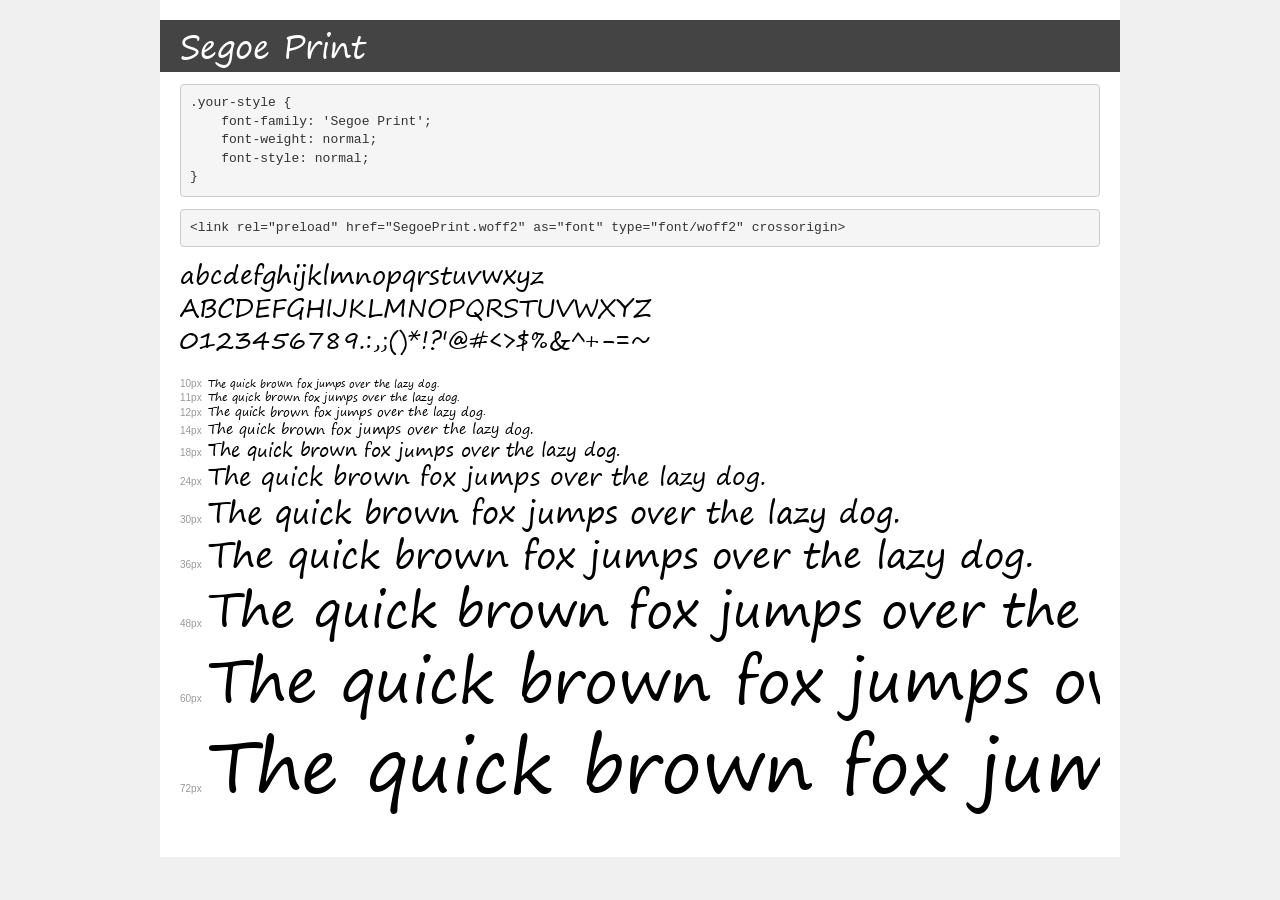
<file: DiSE/fonts/segoe-print/demo.html>
<!DOCTYPE html>
<html lang="en">
<head>
    <meta charset="utf-8">
    <meta http-equiv="X-UA-Compatible" content="IE=edge">
    <meta name="viewport" content="width=device-width, initial-scale=1">
    <meta name="robots" content="noindex, noarchive">
    <meta name="format-detection" content="telephone=no">
    <title>Transfonter demo</title>
    <link href="stylesheet.css" rel="stylesheet">
    <style>
        /*
        http://meyerweb.com/eric/tools/css/reset/
        v2.0 | 20110126
        License: none (public domain)
        */
        html, body, div, span, applet, object, iframe,
        h1, h2, h3, h4, h5, h6, p, blockquote, pre,
        a, abbr, acronym, address, big, cite, code,
        del, dfn, em, img, ins, kbd, q, s, samp,
        small, strike, strong, sub, sup, tt, var,
        b, u, i, center,
        dl, dt, dd, ol, ul, li,
        fieldset, form, label, legend,
        table, caption, tbody, tfoot, thead, tr, th, td,
        article, aside, canvas, details, embed,
        figure, figcaption, footer, header, hgroup,
        menu, nav, output, ruby, section, summary,
        time, mark, audio, video {
            margin: 0;
            padding: 0;
            border: 0;
            font-size: 100%;
            font: inherit;
            vertical-align: baseline;
        }
        /* HTML5 display-role reset for older browsers */
        article, aside, details, figcaption, figure,
        footer, header, hgroup, menu, nav, section {
            display: block;
        }
        body {
            line-height: 1;
        }
        ol, ul {
            list-style: none;
        }
        blockquote, q {
            quotes: none;
        }
        blockquote:before, blockquote:after,
        q:before, q:after {
            content: '';
            content: none;
        }
        table {
            border-collapse: collapse;
            border-spacing: 0;
        }
        /* demo styles */
        body {
            background: #f0f0f0;
            color: #000;
        }
        .page {
            background: #fff;
            width: 920px;
            margin: 0 auto;
            padding: 20px 20px 0 20px;
            overflow: hidden;
        }
        .font-container {
            overflow-x: auto;
            overflow-y: hidden;
            margin-bottom: 40px;
            line-height: 1.3;
            white-space: nowrap;
            padding-bottom: 5px;
        }
        h1 {
            position: relative;
            background: #444;
            font-size: 32px;
            color: #fff;
            padding: 10px 20px;
            margin: 0 -20px 12px -20px;
        }
        .letters {
            font-size: 25px;
            margin-bottom: 20px;
        }
        .s10:before {
            content: '10px';
        }
        .s11:before {
            content: '11px';
        }
        .s12:before {
            content: '12px';
        }
        .s14:before {
            content: '14px';
        }
        .s18:before {
            content: '18px';
        }
        .s24:before {
            content: '24px';
        }
        .s30:before {
            content: '30px';
        }
        .s36:before {
            content: '36px';
        }
        .s48:before {
            content: '48px';
        }
        .s60:before {
            content: '60px';
        }
        .s72:before {
            content: '72px';
        }
        .s10:before, .s11:before, .s12:before, .s14:before,
        .s18:before, .s24:before, .s30:before, .s36:before,
        .s48:before, .s60:before, .s72:before {
            font-family: Arial, sans-serif;
            font-size: 10px;
            font-weight: normal;
            font-style: normal;
            color: #999;
            padding-right: 6px;
        }
        pre {
            display: block;
            padding: 9px;
            margin: 0 0 12px;
            font-family: Monaco, Menlo, Consolas, "Courier New", monospace;
            font-size: 13px;
            line-height: 1.428571429;
            color: #333;
            font-weight: normal;
            font-style: normal;
            background-color: #f5f5f5;
            border: 1px solid #ccc;
            overflow-x: auto;
            border-radius: 4px;
        }
        /* responsive */
        @media (max-width: 959px) {
            .page {
                width: auto;
                margin: 0;
            }
        }
    </style>
</head>
<body>
<div class="page">
    <div class="demo">
        <h1 style="font-family: 'Segoe Print'; font-weight: normal; font-style: normal;">Segoe Print</h1>
        <pre title="Usage">.your-style {
    font-family: 'Segoe Print';
    font-weight: normal;
    font-style: normal;
}</pre>
        <pre title="Preload (optional)">
&lt;link rel=&quot;preload&quot; href=&quot;SegoePrint.woff2&quot; as=&quot;font&quot; type=&quot;font/woff2&quot; crossorigin&gt;</pre>
        <div class="font-container" style="font-family: 'Segoe Print'; font-weight: normal; font-style: normal;">
            <p class="letters">
                abcdefghijklmnopqrstuvwxyz<br>
ABCDEFGHIJKLMNOPQRSTUVWXYZ<br>
                0123456789.:,;()*!?'@#&lt;&gt;$%&^+-=~
            </p>
            <p class="s10" style="font-size: 10px;">The quick brown fox jumps over the lazy dog.</p>
            <p class="s11" style="font-size: 11px;">The quick brown fox jumps over the lazy dog.</p>
            <p class="s12" style="font-size: 12px;">The quick brown fox jumps over the lazy dog.</p>
            <p class="s14" style="font-size: 14px;">The quick brown fox jumps over the lazy dog.</p>
            <p class="s18" style="font-size: 18px;">The quick brown fox jumps over the lazy dog.</p>
            <p class="s24" style="font-size: 24px;">The quick brown fox jumps over the lazy dog.</p>
            <p class="s30" style="font-size: 30px;">The quick brown fox jumps over the lazy dog.</p>
            <p class="s36" style="font-size: 36px;">The quick brown fox jumps over the lazy dog.</p>
            <p class="s48" style="font-size: 48px;">The quick brown fox jumps over the lazy dog.</p>
            <p class="s60" style="font-size: 60px;">The quick brown fox jumps over the lazy dog.</p>
            <p class="s72" style="font-size: 72px;">The quick brown fox jumps over the lazy dog.</p>
        </div>
    </div>

</div>
</body>
</html>
</file>
<file: assets/css/homepage.css>
:root {
  --background: #ffffff;
  --text: #1f2933;
  --muted: #5f6b7a;
  --border: #d9e2ec;
  --link: #224b8d;
  --link-hover: #0f2f64;
  --soft: #f6f8fb;
}

* {
  box-sizing: border-box;
}

html {
  font-size: 16px;
}

body {
  margin: 0;
  color: var(--text);
  background: var(--background);
  font-family: -apple-system, BlinkMacSystemFont, "Segoe UI", Arial, sans-serif;
  line-height: 1.6;
}

a {
  color: var(--link);
  text-decoration: none;
}

a:hover,
a:focus {
  color: var(--link-hover);
  text-decoration: underline;
}

.page {
  display: grid;
  grid-template-columns: 250px minmax(0, 1fr);
  gap: 48px;
  width: min(1080px, calc(100% - 48px));
  margin: 0 auto;
  padding: 46px 0 64px;
}

.profile {
  position: sticky;
  top: 32px;
  align-self: start;
  text-align: center;
}

.avatar {
  display: block;
  width: 91px;
  height: 110px;
  margin: 0 auto 20px;
  object-fit: cover;
  object-position: center 22%;
  border-radius: 8px;
  border: 1px solid var(--border);
}

.profile h1 {
  margin: 0 0 20px;
  color: #043361;
  font-size: 28px;
  line-height: 1.1;
  font-weight: 500;
  letter-spacing: 0;
}

.profile p {
  margin: 5px 0;
  color: var(--muted);
}

.profile .position {
  color: var(--text);
  font-size: 1.05rem;
}

.content {
  min-width: 0;
  padding-top: 2px;
}

.section {
  margin-bottom: 34px;
}

.section h2 {
  margin: 0 0 14px;
  padding-bottom: 7px;
  border-bottom: 1px solid var(--border);
  font-size: 1.45rem;
  line-height: 1.25;
  font-weight: 650;
  letter-spacing: 0;
}

.section p {
  margin: 0 0 12px;
}

.pub-note {
  color: var(--muted);
  font-size: 0.92rem;
}

.news-list {
  margin: 0;
  padding-left: 0;
  list-style: none;
}

.news-list li {
  display: grid;
  grid-template-columns: 112px minmax(0, 1fr);
  gap: 10px;
  margin-bottom: 9px;
}

.news-list strong {
  white-space: nowrap;
}

.competition-list {
  margin: 0 0 14px;
  padding-left: 20px;
}

.competition-list li {
  margin-bottom: 8px;
}

.publication {
  padding: 16px 0;
  border-bottom: 1px solid var(--border);
}

.publication:first-of-type {
  padding-top: 2px;
}

.publication:last-child {
  border-bottom: 0;
}

.publication h3 {
  margin: 0 0 6px;
  font-size: 1.08rem;
  line-height: 1.35;
  font-weight: 650;
  letter-spacing: 0;
}

.authors,
.venue {
  color: var(--muted);
  font-size: 0.96rem;
}

.authors strong {
  color: var(--text);
}

.publication .publication-highlight {
  margin: 12px 0 0;
  padding: 8px 12px;
  border-left: 3px solid var(--link);
  background: var(--soft);
  font-size: 0.94rem;
}

.links {
  display: flex;
  flex-wrap: wrap;
  gap: 8px;
  margin-top: 9px;
}

.links a {
  display: inline-flex;
  align-items: center;
  min-height: 30px;
  padding: 4px 10px;
  border: 1px solid var(--border);
  border-radius: 6px;
  background: var(--soft);
  color: var(--link);
  font-size: 0.86rem;
  line-height: 1;
}

.links a:hover,
.links a:focus {
  border-color: var(--link);
  text-decoration: none;
}

@media (max-width: 760px) {
  .page {
    display: block;
    width: min(100% - 32px, 680px);
    padding: 28px 0 44px;
  }

  .profile {
    position: static;
    margin-bottom: 34px;
  }

  .avatar {
    width: 80px;
    height: 97px;
  }

  .section h2 {
    font-size: 1.32rem;
  }

  .news-list li {
    display: block;
  }

  .news-list strong {
    display: block;
  }
}
</file>
<file: DiSE/fonts/avenir-next/stylesheet.css>
@font-face {
    font-family: 'Avenir Next Cyr';
    src: url('AvenirNextCyr-UltraLight.eot');
    src: local('Avenir Next Cyr Ultra Light'), local('AvenirNextCyr-UltraLight'),
        url('AvenirNextCyr-UltraLight.eot?#iefix') format('embedded-opentype'),
        url('AvenirNextCyr-UltraLight.woff2') format('woff2'),
        url('AvenirNextCyr-UltraLight.woff') format('woff'),
        url('AvenirNextCyr-UltraLight.ttf') format('truetype');
    font-weight: 100;
    font-style: normal;
}

@font-face {
    font-family: 'Avenir Next Cyr';
    src: url('AvenirNextCyr-UltraLightIt.eot');
    src: local('Avenir Next Cyr Ultra Light Italic'), local('AvenirNextCyr-UltraLightIt'),
        url('AvenirNextCyr-UltraLightIt.eot?#iefix') format('embedded-opentype'),
        url('AvenirNextCyr-UltraLightIt.woff2') format('woff2'),
        url('AvenirNextCyr-UltraLightIt.woff') format('woff'),
        url('AvenirNextCyr-UltraLightIt.ttf') format('truetype');
    font-weight: 100;
    font-style: italic;
}

@font-face {
    font-family: 'Avenir Next Cyr';
    src: url('AvenirNextCyr-Thin.eot');
    src: local('Avenir Next Cyr Thin'), local('AvenirNextCyr-Thin'),
        url('AvenirNextCyr-Thin.eot?#iefix') format('embedded-opentype'),
        url('AvenirNextCyr-Thin.woff2') format('woff2'),
        url('AvenirNextCyr-Thin.woff') format('woff'),
        url('AvenirNextCyr-Thin.ttf') format('truetype');
    font-weight: 200;
    font-style: normal;
}

@font-face {
    font-family: 'Avenir Next Cyr';
    src: url('AvenirNextCyr-ThinItalic.eot');
    src: local('Avenir Next Cyr Thin Italic'), local('AvenirNextCyr-ThinItalic'),
        url('AvenirNextCyr-ThinItalic.eot?#iefix') format('embedded-opentype'),
        url('AvenirNextCyr-ThinItalic.woff2') format('woff2'),
        url('AvenirNextCyr-ThinItalic.woff') format('woff'),
        url('AvenirNextCyr-ThinItalic.ttf') format('truetype');
    font-weight: 200;
    font-style: italic;
}

@font-face {
    font-family: 'Avenir Next Cyr';
    src: url('AvenirNextCyr-Light.eot');
    src: local('Avenir Next Cyr Light'), local('AvenirNextCyr-Light'),
        url('AvenirNextCyr-Light.eot?#iefix') format('embedded-opentype'),
        url('AvenirNextCyr-Light.woff2') format('woff2'),
        url('AvenirNextCyr-Light.woff') format('woff'),
        url('AvenirNextCyr-Light.ttf') format('truetype');
    font-weight: 300;
    font-style: normal;
}

@font-face {
    font-family: 'Avenir Next Cyr';
    src: url('AvenirNextCyr-LightItalic.eot');
    src: local('Avenir Next Cyr Light Italic'), local('AvenirNextCyr-LightItalic'),
        url('AvenirNextCyr-LightItalic.eot?#iefix') format('embedded-opentype'),
        url('AvenirNextCyr-LightItalic.woff2') format('woff2'),
        url('AvenirNextCyr-LightItalic.woff') format('woff'),
        url('AvenirNextCyr-LightItalic.ttf') format('truetype');
    font-weight: 300;
    font-style: italic;
}

@font-face {
    font-family: 'Avenir Next Cyr';
    src: url('AvenirNextCyr-Regular.eot');
    src: local('Avenir Next Cyr Regular'), local('AvenirNextCyr-Regular'),
        url('AvenirNextCyr-Regular.eot?#iefix') format('embedded-opentype'),
        url('AvenirNextCyr-Regular.woff2') format('woff2'),
        url('AvenirNextCyr-Regular.woff') format('woff'),
        url('AvenirNextCyr-Regular.ttf') format('truetype');
    font-weight: 400;
    font-style: normal;
}

@font-face {
    font-family: 'Avenir Next Cyr';
    src: url('AvenirNextCyr-Italic.eot');
    src: local('Avenir Next Cyr Italic'), local('AvenirNextCyr-Italic'),
        url('AvenirNextCyr-Italic.eot?#iefix') format('embedded-opentype'),
        url('AvenirNextCyr-Italic.woff2') format('woff2'),
        url('AvenirNextCyr-Italic.woff') format('woff'),
        url('AvenirNextCyr-Italic.ttf') format('truetype');
    font-weight: 400;
    font-style: italic;
}

@font-face {
    font-family: 'Avenir Next Cyr';
    src: url('AvenirNextCyr-Medium.eot');
    src: local('Avenir Next Cyr Medium'), local('AvenirNextCyr-Medium'),
        url('AvenirNextCyr-Medium.eot?#iefix') format('embedded-opentype'),
        url('AvenirNextCyr-Medium.woff2') format('woff2'),
        url('AvenirNextCyr-Medium.woff') format('woff'),
        url('AvenirNextCyr-Medium.ttf') format('truetype');
    font-weight: 500;
    font-style: normal;
}

@font-face {
    font-family: 'Avenir Next Cyr';
    src: url('AvenirNextCyr-MediumItalic.eot');
    src: local('Avenir Next Cyr Medium Italic'), local('AvenirNextCyr-MediumItalic'),
        url('AvenirNextCyr-MediumItalic.eot?#iefix') format('embedded-opentype'),
        url('AvenirNextCyr-MediumItalic.woff2') format('woff2'),
        url('AvenirNextCyr-MediumItalic.woff') format('woff'),
        url('AvenirNextCyr-MediumItalic.ttf') format('truetype');
    font-weight: 500;
    font-style: italic;
}

@font-face {
    font-family: 'Avenir Next Cyr';
    src: url('AvenirNextCyr-Demi.eot');
    src: local('Avenir Next Cyr Demi'), local('AvenirNextCyr-Demi'),
        url('AvenirNextCyr-Demi.eot?#iefix') format('embedded-opentype'),
        url('AvenirNextCyr-Demi.woff2') format('woff2'),
        url('AvenirNextCyr-Demi.woff') format('woff'),
        url('AvenirNextCyr-Demi.ttf') format('truetype');
    font-weight: 600;
    font-style: normal;
}

@font-face {
    font-family: 'Avenir Next Cyr';
    src: url('AvenirNextCyr-DemiItalic.eot');
    src: local('Avenir Next Cyr Demi Italic'), local('AvenirNextCyr-DemiItalic'),
        url('AvenirNextCyr-DemiItalic.eot?#iefix') format('embedded-opentype'),
        url('AvenirNextCyr-DemiItalic.woff2') format('woff2'),
        url('AvenirNextCyr-DemiItalic.woff') format('woff'),
        url('AvenirNextCyr-DemiItalic.ttf') format('truetype');
    font-weight: 600;
    font-style: italic;
}

@font-face {
    font-family: 'Avenir Next Cyr';
    src: url('AvenirNextCyr-Bold.eot');
    src: local('Avenir Next Cyr Bold'), local('AvenirNextCyr-Bold'),
        url('AvenirNextCyr-Bold.eot?#iefix') format('embedded-opentype'),
        url('AvenirNextCyr-Bold.woff2') format('woff2'),
        url('AvenirNextCyr-Bold.woff') format('woff'),
        url('AvenirNextCyr-Bold.ttf') format('truetype');
    font-weight: 700;
    font-style: normal;
}

@font-face {
    font-family: 'Avenir Next Cyr';
    src: url('AvenirNextCyr-BoldItalic.eot');
    src: local('Avenir Next Cyr Bold Italic'), local('AvenirNextCyr-BoldItalic'),
        url('AvenirNextCyr-BoldItalic.eot?#iefix') format('embedded-opentype'),
        url('AvenirNextCyr-BoldItalic.woff2') format('woff2'),
        url('AvenirNextCyr-BoldItalic.woff') format('woff'),
        url('AvenirNextCyr-BoldItalic.ttf') format('truetype');
    font-weight: 700;
    font-style: italic;
}

@font-face {
    font-family: 'Avenir Next Cyr';
    src: url('AvenirNextCyr-Heavy.eot');
    src: local('Avenir Next Cyr Heavy'), local('AvenirNextCyr-Heavy'),
        url('AvenirNextCyr-Heavy.eot?#iefix') format('embedded-opentype'),
        url('AvenirNextCyr-Heavy.woff2') format('woff2'),
        url('AvenirNextCyr-Heavy.woff') format('woff'),
        url('AvenirNextCyr-Heavy.ttf') format('truetype');
    font-weight: 900;
    font-style: normal;
}

@font-face {
    font-family: 'Avenir Next Cyr';
    src: url('AvenirNextCyr-HeavyItalic.eot');
    src: local('Avenir Next Cyr Heavy Italic'), local('AvenirNextCyr-HeavyItalic'),
        url('AvenirNextCyr-HeavyItalic.eot?#iefix') format('embedded-opentype'),
        url('AvenirNextCyr-HeavyItalic.woff2') format('woff2'),
        url('AvenirNextCyr-HeavyItalic.woff') format('woff'),
        url('AvenirNextCyr-HeavyItalic.ttf') format('truetype');
    font-weight: 900;
    font-style: italic;
}
</file>
<file: ForeDreamer/style.css>
:root {
    --blue: #1f5fae;
    --purple: #6956b8;
    --cyan: #1c9db0;
    --orange: #ee8a43;
    --green: #628f52;
    --ink: #30333a;
    --muted: #666b73;
    --line: #e0e4eb;
}

* {
    box-sizing: border-box;
    font-family: 'Avenir', 'Avenir Next Cyr', 'Microsoft YaHei', Arial, sans-serif;
}

body {
    color: var(--ink);
    background: #fff;
}

a {
    color: var(--purple);
    text-decoration: none;
}

a:hover {
    color: var(--orange);
}

header.container,
main.container,
.footer .container {
    max-width: 1180px;
}

.hero {
    padding: 18px 0 10px;
}

.hero-mark {
    display: inline-block;
    margin-bottom: 10px;
    font-family: "Playfair Display", Georgia, "Times New Roman", serif;
    font-size: clamp(2rem, 3.4vw, 2.8rem);
    font-weight: 800;
    line-height: 0.98;
    letter-spacing: -0.025em;
}

.title-font {
    max-width: 900px;
    margin: 0 auto;
    font-family: "Playfair Display", Georgia, "Times New Roman", serif;
    font-size: clamp(1.35rem, 2.6vw, 2rem);
    font-weight: 600;
    line-height: 1.2;
    letter-spacing: -0.012em;
    text-wrap: balance;
}

.x-gradient-font {
    background: linear-gradient(107.54deg, var(--blue) 4%, var(--purple) 40%, var(--cyan) 67%, var(--orange) 100%);
    background-clip: text;
    -webkit-background-clip: text;
    -webkit-text-fill-color: transparent;
}

.venue-line {
    margin: 18px 0 0;
    color: #535861;
    font-size: 1.05rem;
    font-weight: 800;
}

.author {
    font-size: 18px;
    font-weight: 500;
}

.author-row {
    display: flex;
    flex-wrap: wrap;
    justify-content: center;
}

.author-name {
    display: inline-block;
    margin: 0.28rem 0.9rem;
    white-space: nowrap;
}

.author-name a,
.author-name span {
    color: #333;
    font-weight: bold;
}

.author-name a:hover {
    color: var(--blue);
}

.author-name sup {
    margin-left: 2px;
    font-size: 0.8em;
}

.organization {
    margin-top: 1rem;
    color: var(--muted);
    font-size: 0.9em;
    line-height: 1.8;
}

.organization span {
    display: inline-block;
}

.footnote {
    margin-top: 0.5rem;
    color: #858991;
    font-size: 0.8em;
}

#links {
    display: flex;
    flex-wrap: wrap;
    justify-content: center;
    gap: 12px;
    margin: 22px 0 30px;
}

.resource-pill {
    min-width: 178px;
    padding: 9px 19px;
    border: 1px solid #d8dce4;
    border-radius: 999px;
    font-size: 0.95rem;
    font-weight: 700;
}

a.resource-pill {
    color: #fff;
    border-color: transparent;
    background: linear-gradient(107.54deg, var(--blue) 4%, var(--purple) 48%, var(--cyan) 100%);
    box-shadow: 0 3px 9px rgba(39, 80, 139, 0.2);
    transition: transform 0.18s ease, box-shadow 0.18s ease;
}

a.resource-pill:hover {
    color: #fff;
    box-shadow: 0 5px 13px rgba(39, 80, 139, 0.28);
    transform: translateY(-1px);
}

.resource-pill.unavailable {
    color: #777c84;
    background: #f2f3f5;
    cursor: default;
}

main.container {
    padding-bottom: 20px;
}

.card {
    margin-bottom: 24px;
    overflow: hidden;
    border: 1px solid rgba(33, 52, 76, 0.16);
    border-radius: 16px;
    box-shadow: 0 4px 18px rgba(35, 52, 72, 0.035);
}

.card-body {
    padding: 2rem;
}

.x-gradient-block {
    color: #3f4248;
    background: linear-gradient(107.54deg, #eef6ed 0%, #edf4fb 38%, #f1eef9 67%, #fff3ea 100%);
}

.card-title {
    font-family: 'Avenir', 'Avenir Next Cyr', sans-serif;
    font-weight: 800;
}

.card-title-margin {
    margin-bottom: 0.7em;
}

.body-hr {
    position: relative;
    height: 5px;
    margin-top: -1em;
    margin-bottom: 1.35rem;
    border: 0;
    background: linear-gradient(107.54deg, var(--blue) 4%, var(--purple) 40%, var(--cyan) 67%, var(--orange) 100%);
    opacity: 1;
}

h4 {
    margin-top: 1.7rem;
    font-weight: 800;
}

.card-text {
    font-size: 1.04rem;
    line-height: 1.7;
}

.hero-figure,
.wide-figure {
    width: 100%;
    margin: 0 auto;
}

.compact-figure {
    max-width: 690px;
    margin: 0 auto;
}

.analysis-figure {
    max-width: 930px;
    margin: 0 auto;
}

.diversity-figure {
    max-width: 790px;
}

.figure-img {
    background: #fff;
    box-shadow: 0 6px 18px rgba(0, 0, 0, 0.10);
}

.figure-caption {
    margin-top: 10px;
    color: #575c65;
    font-size: 0.94rem;
}

.memory-grid {
    display: grid;
    grid-template-columns: repeat(2, minmax(0, 1fr));
    gap: 18px;
    margin: 4px 0 1.8rem;
}

.memory-card {
    min-height: 175px;
    padding: 22px;
    border: 1px solid var(--line);
    border-radius: 15px;
}

.factual-memory {
    background: linear-gradient(135deg, #eff8ec, #f5faf3);
    border-color: #cfe1c8;
}

.experiential-memory {
    background: linear-gradient(135deg, #f2effb, #f8f6fc);
    border-color: #d8cff0;
}

.eyebrow {
    color: var(--muted);
    font-size: 0.78rem;
    font-weight: 800;
    letter-spacing: 0.08em;
    text-transform: uppercase;
}

.memory-card h3 {
    margin: 5px 0 8px;
    font-size: 1.35rem;
    font-weight: 800;
}

.memory-card p {
    margin: 0;
    line-height: 1.55;
}

.result-grid {
    display: grid;
    grid-template-columns: repeat(3, minmax(0, 1fr));
    gap: 14px;
    margin: 4px 0 1.8rem;
}

.metric-card {
    min-height: 158px;
    padding: 19px;
    border: 1px solid #dde3ec;
    border-radius: 14px;
    background: linear-gradient(135deg, #f2f7fc 0%, #f4f2fb 58%, #fff7f0 100%);
}

.metric {
    display: block;
    color: #423f94;
    font-size: 1.03rem;
    font-weight: 800;
}

.metric-card p {
    margin: 8px 0 0;
    color: #4a4e55;
    line-height: 1.55;
}

.score-grid {
    display: grid;
    grid-template-columns: repeat(4, minmax(0, 1fr));
    gap: 13px;
    margin: 1.7rem 0 2rem;
}

.score-card {
    display: flex;
    min-height: 145px;
    flex-direction: column;
    justify-content: center;
    padding: 19px 15px;
    border: 1px solid #d6e1eb;
    border-radius: 15px;
    text-align: center;
    background: linear-gradient(150deg, #f0f8f6, #f1f5fb 58%, #f7f2fb);
}

.score {
    color: var(--blue);
    font-size: 2rem;
    font-weight: 900;
    line-height: 1.1;
}

.score-label {
    margin-top: 8px;
    font-size: 0.92rem;
    font-weight: 700;
}

.direction {
    margin-top: 3px;
    color: var(--muted);
    font-size: 0.8rem;
    font-weight: 700;
}

.result-table-wrap {
    margin-top: 1rem;
    border: 1px solid #dce1e8;
    border-radius: 13px;
}

.result-table {
    min-width: 760px;
    margin-bottom: 0;
    text-align: center;
}

.result-table thead th {
    padding: 13px 15px;
    color: #f9fbfd;
    border-bottom: 0;
    background: linear-gradient(107.54deg, #365e95, #5d579e 58%, #348a98);
    font-weight: 800;
}

.result-table tbody th {
    color: #34383e;
    background: #f7f8fa;
    text-align: left;
}

.result-table td,
.result-table tbody th {
    padding: 12px 15px;
    border-color: #e5e8ed;
}

.result-table .best {
    color: #167346;
    background: #edf8f1;
    font-weight: 900;
}

.table-direction {
    color: #6c7380;
}

.table-note {
    margin: 8px 3px 1.2rem;
    color: var(--muted);
    font-size: 0.88rem;
}

.compact-table {
    max-width: 760px;
}

.coming-soon {
    padding: 18px 20px;
    border: 1px dashed #c9ced7;
    border-radius: 12px;
    color: #696f78;
    background: #f7f8fa;
}

.citation-code {
    margin: 0 0 1rem;
    padding: 18px 20px;
    overflow-x: auto;
    border: 1px solid #d9dee7;
    border-radius: 12px;
    color: #343942;
    background: #f7f8fa;
    font-size: 0.92rem;
    line-height: 1.55;
    white-space: pre-wrap;
    overflow-wrap: anywhere;
}

.citation-code code {
    color: inherit;
    font-family: Consolas, "Liberation Mono", Menlo, monospace;
}

.citation-card .btn-primary {
    border: 0;
    background: linear-gradient(107.54deg, var(--blue) 4%, var(--purple) 58%, var(--cyan) 100%);
}

.citation-card .btn-primary:hover {
    filter: brightness(1.06);
}

.footer {
    margin-top: 3.5rem;
    padding: 1rem 0;
    background: linear-gradient(107.54deg, var(--blue) 4%, var(--purple) 40%, var(--cyan) 67%, var(--orange) 100%);
}

.footer-inner {
    display: flex;
    align-items: center;
    justify-content: space-between;
    gap: 20px;
}

.footer-title,
.footer-text {
    color: rgba(255, 255, 255, 0.86);
    font-size: 15px;
    font-weight: 800;
}

.footer a {
    color: #fff;
    text-decoration: underline;
    text-underline-offset: 2px;
}

@media (max-width: 900px) {
    .score-grid {
        grid-template-columns: repeat(2, minmax(0, 1fr));
    }
}

@media (max-width: 768px) {
    .card-body {
        padding: 1.25rem;
    }

    .author-row {
        display: block;
    }

    .author-name {
        display: block;
        margin: 0.2rem 0;
    }

    .memory-grid,
    .result-grid {
        grid-template-columns: 1fr;
    }

    .metric-card,
    .memory-card {
        min-height: 0;
    }

    .footer-inner {
        flex-direction: column;
        gap: 6px;
        text-align: center;
    }
}

@media (max-width: 520px) {
    .score-grid {
        grid-template-columns: 1fr;
    }

    .score-card {
        min-height: 125px;
    }

    .resource-pill {
        width: 100%;
        max-width: 260px;
    }
}
</file>
<file: Recurrent-DLLM/style.css>
@font-face {
  font-family: "Bricolage Grotesque"; src: url("assets/fonts/bricolage-latin.woff2") format("woff2");
  font-weight: 400 800; font-style: normal; font-display: swap;
}
@font-face {
  font-family: "DM Sans"; src: url("assets/fonts/dm-sans-latin.woff2") format("woff2");
  font-weight: 400 750; font-style: normal; font-display: swap;
}
:root {
  --night: #0c1728; --ink: #172437; --muted: #4a5869; --line: #d7dfe6;
  --paper: #fcfdfd; --mist: #f0f4f6; --mint: #aae9d7; --violet: #bcb3ff;
  --heading: "Bricolage Grotesque", "Segoe UI", sans-serif;
  font: 100%/1.55 "DM Sans", "Segoe UI", sans-serif;
  color: var(--ink); background: var(--paper); scroll-behavior: smooth;
}
*, *::before, *::after { box-sizing: border-box; }
body, h1, h2, h3, p, figure { margin: 0; }
img { display: block; max-width: 100%; }
a { color: inherit; text-underline-offset: .22em; }
a, select, button { touch-action: manipulation; }
a:focus-visible, select:focus-visible, button:focus-visible {
  outline: 3px solid #9278eb; outline-offset: 4px;
}
[hidden] { display: none !important; }
.shell { width: min(100% - clamp(40px, 10vw, 152px), 1240px); margin: 0 auto; }
.skip { position: absolute; top: 8px; left: 8px; z-index: 5; padding: .55rem 1rem; color: var(--ink); background: white; transform: translateY(-160%); }
.skip:focus { transform: none; }
.topbar, .hero, footer { color: #f6f9ff; background: var(--night); }
.nav, .footer-inner { display: flex; align-items: center; }
.nav { justify-content: space-between; min-height: 68px; border-bottom: 1px solid #344051; gap: 20px; }
.nav a, footer a { text-decoration: none; }
.navlinks { display: flex; align-items: center; gap: clamp(1.3rem, 3.4vw, 3rem); }
.navlinks a, footer a:not(.wordmark) { color: #c1cdde; font-size: .94rem; }
.navlinks a:hover, footer a:hover { color: white; text-decoration: underline; }
.wordmark { display: inline-flex; align-items: center; gap: 11px; font: 650 1.22rem/1.1 var(--heading); letter-spacing: -.02em; white-space: nowrap; }
.mark { display: inline-block; position: relative; width: 31px; height: 28px; flex: none; transform: rotate(-29deg); }
.mark::before, .mark::after, .mark i { content: ""; position: absolute; top: 6px; left: 2px; width: 23px; height: 12px; border: 1.7px solid var(--mint); border-radius: 50%; }
.mark i { left: 5px; top: 9px; }
.mark::after { left: 8px; top: 12px; border-color: var(--violet); }
.cover { display: grid; grid-template-columns: 1fr .92fr; align-items: center; gap: clamp(12px, 2vw, 36px); padding: clamp(40px, 4.3vw, 72px) 0 clamp(38px, 4vw, 64px); }
.cover-copy { z-index: 1; }
h1 { font-family: var(--heading); font-weight: 550; font-optical-sizing: auto; }
.title-prefix, .title-tail, .title-focus { display: block; }
.title-prefix, .title-tail { font-weight: 430; letter-spacing: -.012em; line-height: 1.18; }
.title-prefix { font-size: clamp(1.3rem, 2.1vw, 1.9rem); color: #d5ddeb; margin-bottom: 13px; }
.title-focus { color: #edecff; font-size: clamp(3.7rem, 6.75vw, 6.6rem); font-weight: 580; line-height: .97; letter-spacing: -.022em; }
.title-tail { color: #d8e3ef; font-size: clamp(1.29rem, 2.25vw, 2.12rem); max-width: 18em; margin-top: 18px; text-wrap: balance; }
.actions { display: flex; align-items: center; flex-wrap: wrap; gap: 14px 24px; margin-top: clamp(25px, 2.8vw, 42px); }
.button { display: inline-flex; padding: 12px 18px; align-items: center; gap: 11px; border-radius: 7px; background: var(--mint); color: #102e2d; font-size: .95rem; font-weight: 730; text-decoration: none; }
.button:hover { background: #d0ffec; }
.code-icon { font: 650 .94rem/1 Consolas, monospace; letter-spacing: -.08em; }
.paper-status { font-size: .94rem; color: #ececf8; font-weight: 650; }
.paper-status span { font-size: .85rem; font-weight: 450; color: #c0cade; margin-left: 4px; }
.cover-art { position: relative; margin: 0; align-self: stretch; display: grid; align-content: center; }
.cover-art img { width: 100%; height: auto; }
.cover-art figcaption { display: flex; gap: 24px; justify-content: center; color: #c3cfdf; margin-top: -10px; font-size: .85rem; }
.cover-art figcaption span { display: inline-flex; align-items: center; gap: 8px; }
.swatch { display: inline-block; width: 24px; height: 3px; border-radius: 2px; }
.previous { background: var(--violet); } .current { background: var(--mint); }
.credits { background: #eaf0f3; border-bottom: 1px solid var(--line); }
.credits-grid { padding: 24px 0; display: grid; grid-template-columns: 1.58fr 1fr; align-items: center; gap: 6%; }
.authors { display: flex; flex-wrap: wrap; gap: 5px 19px; font-size: 1.02rem; line-height: 1.48; }
.authors span { white-space: nowrap; }
.authors b { font-weight: 720; }
sup { font-size: .64em; color: #525c82; font-weight: 600; margin-left: .12em; }
.affiliations { padding-left: clamp(20px, 3vw, 42px); border-left: 1px solid #becbd4; font-size: .88rem; color: #3c495a; }
.affiliations p { margin-left: 1em; text-indent: -1em; }
.affiliations sup { display: inline-block; width: .8em; margin: 0; text-indent: 0; }
.equal { font-size: .82rem; }
.section { padding: clamp(64px, 7.4vw, 108px) 0; }
.section-header { display: grid; grid-template-columns: 1.16fr 1fr; align-items: end; gap: clamp(32px, 6vw, 96px); margin-bottom: clamp(28px, 3.2vw, 44px); }
.section-label, .caption-key { font-size: .8rem; font-weight: 720; letter-spacing: .11em; text-transform: uppercase; }
.section-label { margin: 0 0 13px; color: #475681; }
h2, h3, .metric { font-family: var(--heading); }
h2 { max-width: 17em; font-size: clamp(2.2rem, 4.15vw, 3.85rem); line-height: 1.04; letter-spacing: -.028em; font-weight: 600; }
h3 { font-size: clamp(1.36rem, 1.85vw, 1.7rem); line-height: 1.18; font-weight: 630; letter-spacing: -.035em; }
.section-header > p, .diagnostic > p:not(.metric), .notes p { color: var(--muted); }
.section-header > p { max-width: 50ch; line-height: 1.58; font-size: 1.04rem; }
.method-figure { overflow: hidden; border: 1px solid var(--line); border-radius: 14px; background: white; }
.figure-link { display: block; cursor: zoom-in; text-decoration: none; }
.figure-link:focus-visible { outline-offset: -5px; }
.method-figure .figure-link { padding: clamp(8px, 1.8vw, 28px); }
.method-figure img { width: 100%; height: auto; }
.method-figure figcaption { padding: 18px clamp(16px, 2.3vw, 34px); border-top: 1px solid var(--line); background: #f4f6f9; display: grid; grid-template-columns: max-content 1fr; gap: 22px; align-items: baseline; color: var(--muted); font-size: .95rem; }
.caption-key { color: #3e4775; font-size: .73rem; }
.evidence { background: var(--mist); border-block: 1px solid var(--line); }
.evidence-grid { display: grid; grid-template-columns: 1fr 1fr; gap: clamp(20px, 4vw, 62px); }
.diagnostic { border-top: 2px solid #8279ae; padding-top: 19px; display: flex; flex-direction: column; align-items: flex-start; }
.diagnostic:nth-child(2) { border-top-color: #46947e; }
.diagnostic h3 { font: 650 .99rem/1.4 "DM Sans", sans-serif; letter-spacing: 0; }
.metric { margin: 10px 0; font-size: clamp(2.8rem, 4.5vw, 4.2rem); line-height: 1; font-weight: 550; letter-spacing: -.055em; color: #454075; }
.diagnostic:nth-child(2) .metric { color: #235d57; }
.diagnostic > p:not(.metric) { margin-bottom: 20px; max-width: 52ch; }
.diagnostic .figure-link { margin-top: auto; width: 100%; background: white; border: 1px solid var(--line); border-radius: 9px; min-height: 120px; padding: 14px; display: grid; place-items: center; }
.diagnostic img { width: 100%; height: clamp(96px, 11.5vw, 145px); object-fit: contain; }
.benchmark-panel { padding: clamp(16px, 2.7vw, 38px); border: 1px solid #cbd4df; border-radius: 14px; background: white; }
.controls { display: flex; gap: 26px; padding: 0 0 24px; border: 0; border-bottom: 1px solid var(--line); }
.controls label { display: grid; gap: 5px; font-weight: 640; font-size: .88rem; }
select { appearance: none; font: 530 .96rem/1.35 "DM Sans", sans-serif; color: var(--ink); cursor: pointer; padding: 10px 34px 10px 12px; border-radius: 5px; border: 1px solid #b8c5d1; background: linear-gradient(45deg,transparent 50%,#506077 50%) right 16px center / 5px 5px no-repeat,linear-gradient(135deg,#506077 50%,transparent 50%) right 11px center / 5px 5px no-repeat, #fff; }
table { width: 100%; border-collapse: collapse; font-size: 1.02rem; font-variant-numeric: tabular-nums; }
caption { text-align: left; padding: 23px 0 13px; font-weight: 620; color: #42516a; }
th, td { padding: .85em .7em; text-align: right; border-bottom: 1px solid #e0e6eb; }
th:first-child { text-align: left; padding-left: 0; }
th:last-child, td:last-child { padding-right: 0; }
thead { color: var(--muted); font-size: .87rem; }
thead th { font-weight: 580; padding-block: 10px; border-bottom: 1px solid #bac4d1; }
tbody th { width: 30%; font-weight: 630; }
tbody td { position: relative; width: 25%; }
tbody td:last-child { width: 20%; font-weight: 700; color: #146350; }
tbody tr:last-child > * { border-bottom: 0; }
td[data-score]::before { content: ""; display: block; position: absolute; left: .7em; right: .7em; bottom: 5px; height: 3px; background: #eef0f4; border-radius: 3px; }
td[data-score]::after { content: ""; position: absolute; left: .7em; right: .7em; bottom: 5px; height: 3px; border-radius: 3px; background: #9692bf; transform: scaleX(var(--fraction)); transform-origin: left; }
td[data-score="csrr"]::after { background: #3b927f; }
.notes { display: grid; grid-template-columns: 1fr 1fr; gap: clamp(22px, 4vw, 58px); margin-top: clamp(34px, 4vw, 58px); }
.notes article { border-top: 1px solid #bfcad5; padding-top: 19px; }
.notes p { margin: 10px 0; max-width: 56ch; }
.text-link { color: #2d5361; font-weight: 650; text-decoration-thickness: 1px; }
.text-link:hover { text-decoration-thickness: 2px; }
.footer-inner { min-height: 86px; flex-wrap: wrap; gap: 24px; }
.footer-inner .wordmark { margin-right: auto; }
dialog { width: min(95vw, 1280px); max-height: 92vh; color: var(--ink); padding: 18px; border: 1px solid var(--line); border-radius: 12px; background: white; }
dialog::backdrop { background: rgb(9 17 31 / 82%); }
.viewer-head { display: flex; align-items: center; justify-content: space-between; gap: 15px; margin-bottom: 16px; }
.viewer-head h2 { font-size: clamp(1.2rem, 2.2vw, 1.8rem); max-width: none; }
.viewer-head button { padding: .48em .9em; font: 600 .92rem/1.2 "DM Sans", sans-serif; color: var(--ink); background: var(--mist); border: 1px solid var(--line); border-radius: 6px; cursor: pointer; }
#figure-detail { width: 100%; max-height: 66vh; object-fit: contain; }
#full-figure { display: inline-block; margin-top: 12px; }
@media (max-width: 850px) {
  .shell { width: calc(100% - 52px); }
  .cover { grid-template-columns: 1fr .83fr; }
  .title-focus { font-size: clamp(3.1rem, 7.2vw, 4.2rem); }
  .section-header { gap: 22px; grid-template-columns: 1fr 1fr; }
  .credits-grid { gap: 18px; grid-template-columns: 1.3fr 1fr; }
}
@media (max-width: 650px) {
  .shell { width: calc(100% - 36px); }
  .nav { min-height: 58px; gap: 10px; }
  .navlinks { gap: 14px; }
  .navlinks a { font-size: .87rem; }
  .wordmark { font-size: 1.05rem; gap: 6px; }
  .mark { transform: scale(.84) rotate(-29deg); transform-origin: center; width: 29px; }
  .cover { grid-template-columns: 1fr; gap: 0; padding: 34px 0 21px; }
  .title-focus { font-size: clamp(3.6rem, 11.5vw, 4.8rem); }
  .title-prefix { font-size: 1.25rem; margin-bottom: 10px; }
  .title-tail { margin-top: 14px; font-size: clamp(1.3rem, 5.1vw, 1.65rem); }
  .actions { gap: 10px; margin-top: 22px; }
  .button { padding: 11px 12px; font-size: .9rem; }
  .cover-art { justify-self: center; width: min(100%, 420px); margin-top: 15px; }
  .cover-art img { height: auto; }
  .cover-art figcaption { margin-top: 4px; font-size: .81rem; }
  .credits-grid { grid-template-columns: 1fr; padding: 19px 0; gap: 13px; }
  .authors { font-size: .94rem; gap: 4px 15px; }
  .affiliations { padding-left: 0; border: 0; }
  .section { padding: 53px 0; }
  .section-header { grid-template-columns: 1fr; gap: 13px; margin-bottom: 23px; }
  h2 { font-size: clamp(2.12rem, 6.9vw, 2.7rem); }
  .section-label { margin-bottom: 9px; }
  .method-figure figcaption { grid-template-columns: 1fr; gap: 5px; }
  .evidence-grid, .notes { grid-template-columns: 1fr; gap: 28px; }
  .diagnostic img { height: auto; max-height: 180px; }
  .controls { flex-wrap: wrap; gap: 12px; }
  .controls label:first-child { flex: 1 0 100%; }
  .controls label:not(:first-child) { flex: 1; }
  .controls select { width: 100%; }
  table { font-size: .9rem; }
  th, td { padding: .92em .25em; }
  thead { font-size: .8rem; }
  caption { font-size: .88rem; }
  .footer-inner { gap: 8px 18px; padding: 18px 0; }
  .footer-inner .wordmark { width: 100%; }
}
@media (max-width: 360px) {
  .nav { flex-wrap: wrap; gap: 10px 16px; padding: 12px 0; }
  .navlinks { gap: 16px; } .navlinks a { font-size: .87rem; }
  .title-focus { font-size: 3.14rem; }
  .button, .paper-status { font-size: .85rem; }
  .benchmark-panel { padding: 12px; }
}
@media (prefers-reduced-motion: reduce) { :root { scroll-behavior: auto; } }
</file>
<file: DiSE/icons/demo-files/demo.css>
body {
  padding: 0;
  margin: 0;
  font-family: sans-serif;
  font-size: 1em;
  line-height: 1.5;
  color: #555;
  background: #fff;
}
h1 {
  font-size: 1.5em;
  font-weight: normal;
}
small {
  font-size: .66666667em;
}
a {
  color: #e74c3c;
  text-decoration: none;
}
a:hover, a:focus {
  box-shadow: 0 1px #e74c3c;
}
.bshadow0, input {
  box-shadow: inset 0 -2px #e7e7e7;
}
input:hover {
  box-shadow: inset 0 -2px #ccc;
}
input, fieldset {
  font-family: sans-serif;
  font-size: 1em;
  margin: 0;
  padding: 0;
  border: 0;
}
input {
  color: inherit;
  line-height: 1.5;
  height: 1.5em;
  padding: .25em 0;
}
input:focus {
  outline: none;
  box-shadow: inset 0 -2px #449fdb;
}
.glyph {
  font-size: 16px;
  width: 15em;
  padding-bottom: 1em;
  margin-right: 4em;
  margin-bottom: 1em;
  float: left;
  overflow: hidden;
}
.liga {
  width: 80%;
  width: calc(100% - 2.5em);
}
.talign-right {
  text-align: right;
}
.talign-center {
  text-align: center;
}
.bgc1 {
  background: #f1f1f1;
}
.fgc1 {
  color: #999;
}
.fgc0 {
  color: #000;
}
p {
  margin-top: 1em;
  margin-bottom: 1em;
}
.mvm {
  margin-top: .75em;
  margin-bottom: .75em;
}
.mtn {
  margin-top: 0;
}
.mtl, .mal {
  margin-top: 1.5em;
}
.mbl, .mal {
  margin-bottom: 1.5em;
}
.mal, .mhl {
  margin-left: 1.5em;
  margin-right: 1.5em;
}
.mhmm {
  margin-left: 1em;
  margin-right: 1em;
}
.mls {
  margin-left: .25em;
}
.ptl {
  padding-top: 1.5em;
}
.pbs, .pvs {
  padding-bottom: .25em;
}
.pvs, .pts {
  padding-top: .25em;
}
.unit {
  float: left;
}
.unitRight {
  float: right;
}
.size1of2 {
  width: 50%;
}
.size1of1 {
  width: 100%;
}
.clearfix:before, .clearfix:after {
  content: " ";
  display: table;
}
.clearfix:after {
  clear: both;
}
.hidden-true {
  display: none;
}
.textbox0 {
  width: 3em;
  background: #f1f1f1;
  padding: .25em .5em;
  line-height: 1.5;
  height: 1.5em;
}
#testDrive {
  display: block;
  padding-top: 24px;
  line-height: 1.5;
}
.fs0 {
  font-size: 16px;
}
.fs1 {
  font-size: 32px;
}
.fs2 {
  font-size: 32px;
}
</file>
<file: DiSE/icons/style.css>
@font-face {
  font-family: 'icomoon';
  src:  url('fonts/icomoon.eot?cgyymw');
  src:  url('fonts/icomoon.eot?cgyymw#iefix') format('embedded-opentype'),
    url('fonts/icomoon.ttf?cgyymw') format('truetype'),
    url('fonts/icomoon.woff?cgyymw') format('woff'),
    url('fonts/icomoon.svg?cgyymw#icomoon') format('svg');
  font-weight: normal;
  font-style: normal;
  font-display: block;
}

[class^="icon-"], [class*=" icon-"] {
  /* use !important to prevent issues with browser extensions that change fonts */
  font-family: 'icomoon' !important;
  speak: never;
  font-style: normal;
  font-weight: normal;
  font-variant: normal;
  text-transform: none;
  line-height: 1;

  /* Better Font Rendering =========== */
  -webkit-font-smoothing: antialiased;
  -moz-osx-font-smoothing: grayscale;
}

.icon-huggingface:before {
  content: "\e005";
}
.icon-arxiv:before {
  content: "\e001";
}
.icon-paper:before {
  content: "\e000";
}
.icon-video:before {
  content: "\e003";
}
.icon-code:before {
  content: "\e002";
}
.icon-poster:before {
  content: "\e004";
}
</file>
<file: DiSE/fonts/segoe-print/stylesheet.css>
@font-face {
    font-family: 'Segoe Print';
    src: url('SegoePrint.eot');
    src: url('SegoePrint.eot?#iefix') format('embedded-opentype'),
        url('SegoePrint.woff2') format('woff2'),
        url('SegoePrint.woff') format('woff'),
        url('SegoePrint.ttf') format('truetype');
    font-weight: normal;
    font-style: normal;
    font-display: swap;
}
</file>
